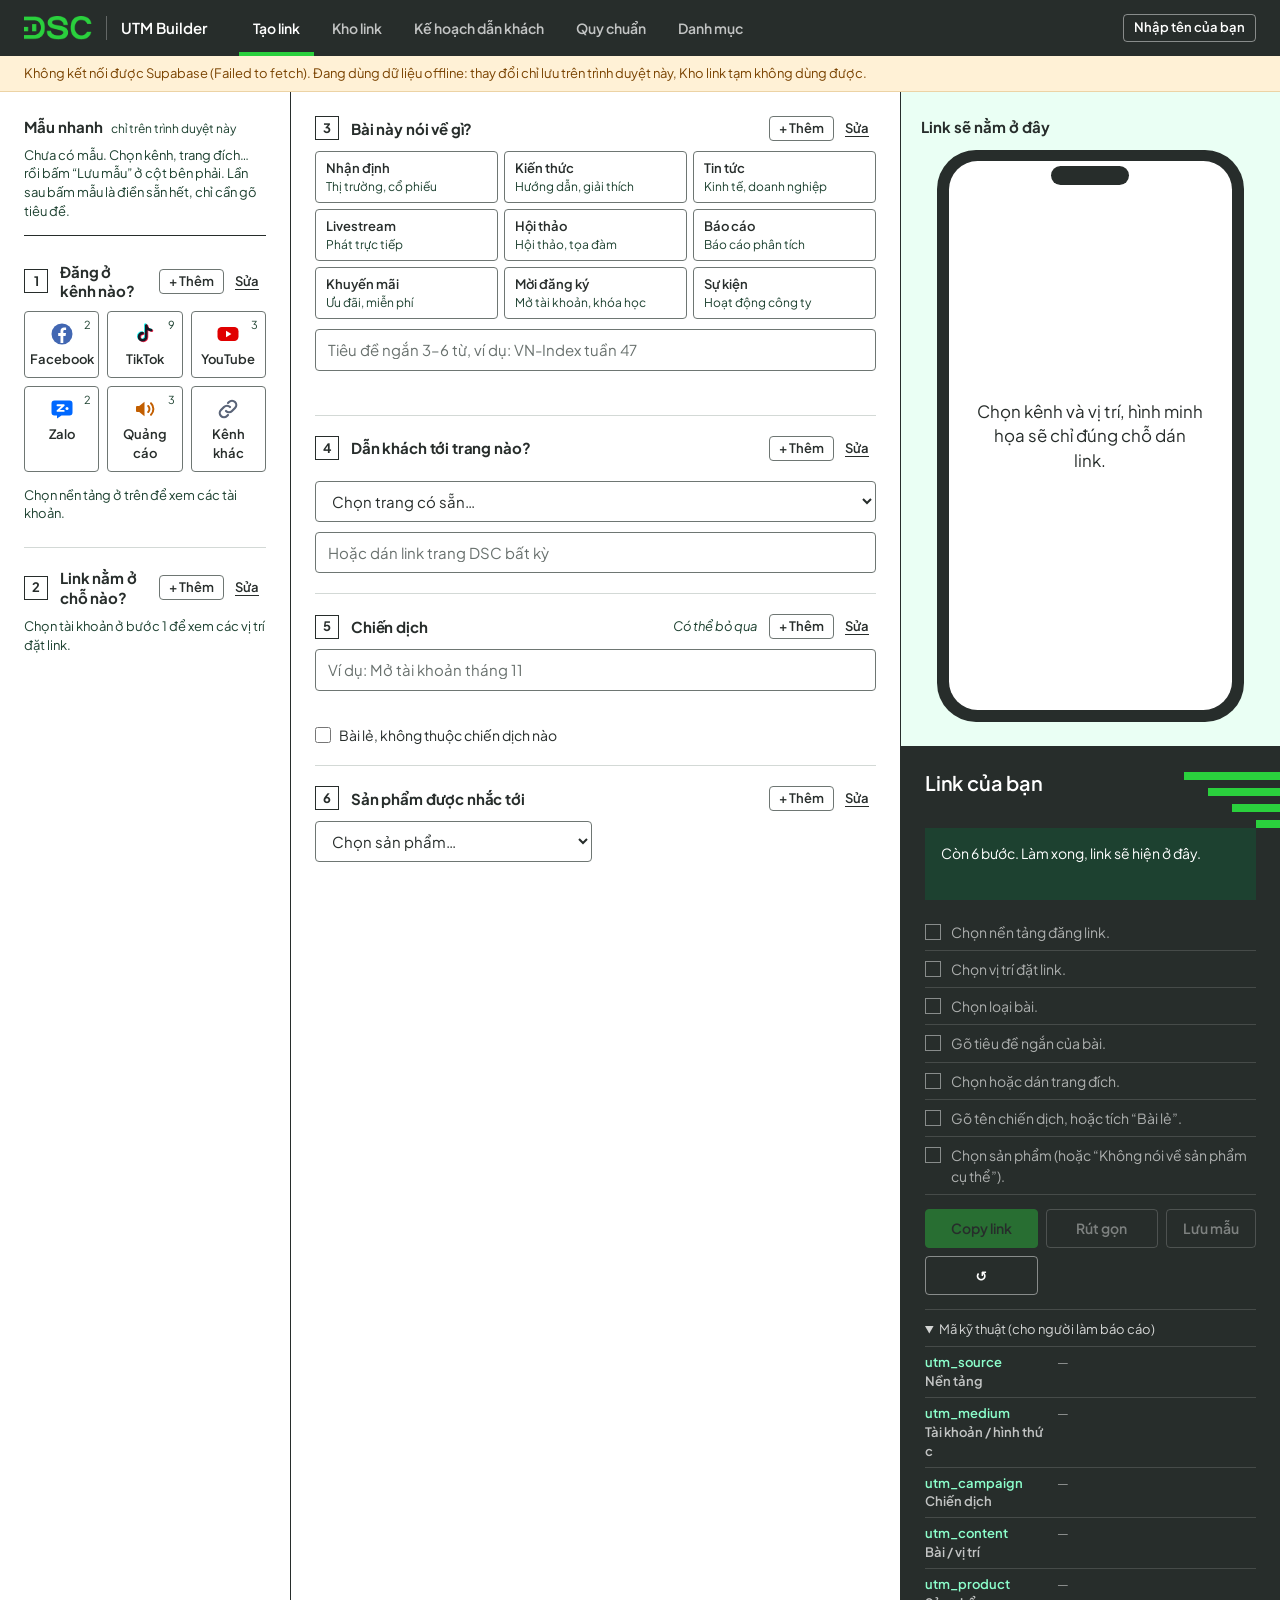
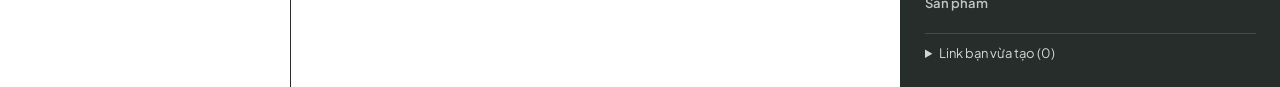
<file: index.html>
<!doctype html>
<html lang="vi">
<head>
<meta charset="utf-8">
<meta name="viewport" content="width=device-width, initial-scale=1, viewport-fit=cover">
<title>Tạo link · DSC UTM Builder</title>
<link rel="preconnect" href="https://fonts.googleapis.com">
<link rel="preconnect" href="https://fonts.gstatic.com" crossorigin>
<link rel="stylesheet" href="https://fonts.googleapis.com/css2?family=Plus+Jakarta+Sans:ital,wght@0,400;0,600;0,700;1,400&display=swap">
<link rel="stylesheet" href="assets/style.css">
</head>
<body>
<main class="builder" id="builder">
  <!-- Column A: channel + position -->
  <section class="col card panel" aria-label="Kênh và vị trí">
    <div class="tpls" id="tpls" aria-label="Mẫu link nhanh"></div>
    <div class="step" id="stCh">
      <h2 class="sh"><span class="num"><span>1</span></span>Đăng ở kênh nào?<span class="sh-acts"><button type="button" class="sh-edit" data-edit="accounts" data-mode="add" aria-label="Thêm kênh">+ Thêm</button><button type="button" class="sh-edit" data-edit="accounts" data-mode="edit" aria-label="Sửa danh sách kênh">Sửa</button></span></h2>
      <div class="ptabs" id="ptabs" role="group" aria-label="Nền tảng"></div>
      <div class="accts" id="accts"></div>
      <div id="otherWrap" class="step" hidden>
        <input id="chSrcOther" type="text" placeholder="Nền tảng, ví dụ: Threads" aria-label="Nền tảng">
        <input id="chMedOther" type="text" placeholder="Tài khoản, ví dụ: Threads DSC" aria-label="Tên tài khoản">
        <p class="hint">Kênh chưa có mã. Báo team MKT thêm vào <a href="danh-muc.html">Danh mục</a> để dùng lâu dài.</p>
      </div>
    </div>
    <div class="step" id="stPos">
      <h2 class="sh"><span class="num"><span>2</span></span>Link nằm ở chỗ nào?<span class="sh-acts"><button type="button" class="sh-edit" data-edit="positions" data-mode="add" aria-label="Thêm vị trí link">+ Thêm</button><button type="button" class="sh-edit" data-edit="positions" data-mode="edit" aria-label="Sửa danh sách vị trí link">Sửa</button></span></h2>
      <div class="pchips" id="posChips" role="group" aria-label="Vị trí link"></div>
      <div id="posMore" hidden></div>
      <p class="hint" id="posHint"></p>
    </div>
  </section>

  <!-- Column B: content, landing, campaign, product -->
  <form class="col card panel" id="f" autocomplete="off" aria-label="Nội dung link">
    <div class="step" id="stSlot" hidden>
      <div class="slotbox" id="slotBox"></div>
    </div>
    <div class="step" id="stContent">
      <h2 class="sh"><span class="num"><span>3</span></span><span id="contentH">Bài này nói về gì?</span><span class="sh-acts"><button type="button" class="sh-edit" data-edit="prefixes" data-mode="add" aria-label="Thêm loại bài">+ Thêm</button><button type="button" class="sh-edit" data-edit="prefixes" data-mode="edit" aria-label="Sửa danh sách loại bài">Sửa</button></span></h2>
      <div class="pgrid" id="prefixes" role="group" aria-label="Loại nội dung"></div>
      <input id="title" type="text" placeholder="Tiêu đề ngắn 3–6 từ, ví dụ: VN-Index tuần 47" aria-label="Tiêu đề ngắn">
      <p class="slugline" id="titleSlug"></p>
    </div>
    <div class="step" id="stLanding">
      <h2 class="sh"><span class="num"><span>4</span></span>Dẫn khách tới trang nào?<span class="sh-acts"><button type="button" class="sh-edit" data-edit="landings" data-mode="add" aria-label="Thêm trang đích">+ Thêm</button><button type="button" class="sh-edit" data-edit="landings" data-mode="edit" aria-label="Sửa danh sách trang đích">Sửa</button></span></h2>
      <div class="sugg" id="sugg"></div>
      <select id="preset" aria-label="Trang có sẵn"></select>
      <input id="landing" type="url" inputmode="url" placeholder="Hoặc dán link trang DSC bất kỳ" aria-label="Link trang đích">
    </div>
    <div class="step" id="stCamp">
      <h2 class="sh"><span class="num"><span>5</span></span>Chiến dịch<span class="opt">Có thể bỏ qua</span><span class="sh-acts"><button type="button" class="sh-edit" data-edit="campaigns" data-mode="add" aria-label="Thêm chiến dịch">+ Thêm</button><button type="button" class="sh-edit" data-edit="campaigns" data-mode="edit" aria-label="Sửa danh sách chiến dịch">Sửa</button></span></h2>
      <input id="campaign" type="text" placeholder="Ví dụ: Mở tài khoản tháng 11" list="campList" aria-label="Tên chiến dịch">
      <datalist id="campList"></datalist>
      <p class="slugline" id="campaignSlug"></p>
      <label class="check"><input type="checkbox" id="noCampaign"> Bài lẻ, không thuộc chiến dịch nào</label>
    </div>
    <div class="step" id="stProd">
      <h2 class="sh"><span class="num"><span>6</span></span>Sản phẩm được nhắc tới<span class="sh-acts"><button type="button" class="sh-edit" data-edit="products" data-mode="add" aria-label="Thêm sản phẩm">+ Thêm</button><button type="button" class="sh-edit" data-edit="products" data-mode="edit" aria-label="Sửa danh sách sản phẩm">Sửa</button></span></h2>
      <div class="row2">
        <select id="product" aria-label="Sản phẩm"></select>
        <input id="productOther" type="text" placeholder="Tên sản phẩm" aria-label="Sản phẩm khác" hidden>
      </div>
    </div>
  </form>

  <!-- Column C: where the link goes -->
  <section class="col mockcol" aria-label="Vị trí link trên nền tảng">
    <div class="mock-h" id="mockH">Link sẽ nằm ở đây</div>
    <div class="phone"><div class="phone-scr" id="phone"></div></div>
    <p class="mock-cap" id="mockCap"></p>
  </section>

  <!-- Column D: output -->
  <aside class="col card out" aria-live="polite">
    <h2>Link của bạn</h2>
    <div class="url pending" id="url"></div>
    <ul class="todo" id="todo"></ul>
    <div class="actions">
      <button type="button" class="btn ch" id="copy">Copy link</button>
      <button type="button" class="btn ghost" id="shorten">Rút gọn</button>
      <button type="button" class="btn ghost" id="saveTpl" title="Lưu kênh, vị trí, loại bài, trang đích, chiến dịch, sản phẩm thành mẫu. Lần sau bấm mẫu, chỉ cần gõ tiêu đề.">Lưu mẫu</button>
      <button type="button" class="btn ghost" id="reset" title="Làm lại từ đầu">↺</button>
    </div>
    <div class="short" id="short" hidden></div>
    <div class="story" id="story" hidden></div>
    <details class="mini" open>
      <summary>Mã kỹ thuật (cho người làm báo cáo)</summary>
      <table class="params" id="params"></table>
    </details>
    <details class="mini" id="histWrap">
      <summary>Link bạn vừa tạo (<span id="histN">0</span>)</summary>
      <ol class="hist" id="hist"></ol>
      <p class="hist-more" id="histMore" hidden><a href="thu-vien.html">Xem tất cả link của team trong Kho link →</a></p>
    </details>
  </aside>
</main>

<script src="assets/data.js"></script>
<script src="assets/config.js"></script>
<script src="assets/common.js"></script>
<script src="assets/mockups.js"></script>
<script src="assets/quick-edit.js"></script>
<script>
// Wait for the shared catalog (Supabase) before reading it
DSC.ready().then(function () {
  "use strict";
  const { $, el, icon, slug, makeUrl, displayUrl, PLATFORMS, PLATFORM_ORDER, POS, posLabel } = DSC;
  DSC.renderNav("build");
  let D = DSC.loadData();

  // How-to caption under the mockup, per platform + position
  const HOW = {
    "facebook|": "Dán link vào nội dung bài. Facebook tự tạo khung xem trước.",
    "facebook|cmt": "Đăng bài xong, bình luận link bằng tên Trang rồi ghim bình luận.",
    "facebook|story": "Tạo tin → Nhãn dán → Liên kết → dán link.",
    "youtube|description": "YouTube Studio → Nội dung → Chi tiết video → Mô tả.",
    "youtube|cmt": "Bình luận link dưới video bằng tài khoản kênh → ⋮ → Ghim.",
    "tiktok|": "Dán link vào cuối caption khi đăng video. Link không bấm được nên dùng link rút gọn.",
    "tiktok|cmt": "Đăng video xong, bình luận link bằng tài khoản kênh → giữ bình luận → Ghim.",
    "zalo|": "Dán link vào tin nhắn hoặc bài viết gửi khách.",
    "ads|": "Dán vào ô URL đích khi tạo mẫu quảng cáo, không dán vào nội dung.",
    "other|": "Dán link vào nơi đăng bài."
  };

  let plat = "", acct = -1, position = "", prefix = "";
  let posEdit = false;   // step 2 "Sửa": edit the positions of the selected account in place
  const cur = () => acct >= 0 ? D.accounts[acct] : null;
  const isOther = () => plat === "other";

  // ===== Catalog-driven fills (re-run after the catalog is edited) =====
  function fillCatalog() {
    $("ptabs").innerHTML = "";
    PLATFORM_ORDER.forEach(p => {
      const P = PLATFORMS[p];
      const n = D.accounts.filter(a => a.p === p).length;
      $("ptabs").append(el("button", { type: "button", class: "ptab", "data-p": p, style: { "--c": P.color }, title: P.desc,
        onclick: () => pickPlatform(p) }, icon(p), el("b", {}, P.name), p !== "other" ? el("span", { class: "cnt" }, n) : null));
    });
    $("prefixes").innerHTML = "";
    D.prefixes.forEach(x => $("prefixes").append(el("button", { type: "button", class: "pchip", "data-v": x.code, title: x.help,
      onclick: () => { prefix = prefix === x.code ? "" : x.code; build(); } }, x.label, el("small", {}, x.help))));
    if (prefix && !D.prefixes.some(x => x.code === prefix)) prefix = "";

    // Selects keep their current value when it still exists
    const ps = $("preset"), psVal = ps.value; ps.innerHTML = "";
    ps.append(el("option", { value: "" }, "Chọn trang có sẵn…"));
    const bySite = {};
    DSC.activeLandings(D).forEach(l => (bySite[l.site] = bySite[l.site] || []).push(l));
    Object.entries(bySite).forEach(([site, list]) => ps.append(el("optgroup", { label: site }, list.map(l => el("option", { value: l.id }, DSC.landingLabel(l))))));
    ps.value = psVal; if (ps.value !== psVal) ps.value = "";
    const pr = $("product"), prVal = pr.value; pr.innerHTML = "";
    pr.append(el("option", { value: "" }, "Chọn sản phẩm…"), el("option", { value: "__none" }, "Không nói về sản phẩm cụ thể"), el("option", { value: "__other" }, "Sản phẩm khác (tự gõ)"));
    const byGrp = {};
    D.products.forEach(p => (byGrp[p.group || "Khác"] = byGrp[p.group || "Khác"] || []).push(p));
    Object.entries(byGrp).forEach(([g, list]) => pr.append(el("optgroup", { label: g }, list.map(p => el("option", { value: p.code }, p.name)))));
    pr.value = prVal; if (pr.value !== prVal) pr.value = "";
    $("campList").innerHTML = "";
    D.campaigns.forEach(c => $("campList").append(el("option", { value: c.name })));
  }
  fillCatalog();

  // "+ Thêm" / "Sửa" next to each step open the catalog editor; a newly added item is selected right away
  document.querySelectorAll("[data-edit]").forEach(b => b.addEventListener("click", () => {
    const key = b.dataset.edit;
    if (key === "positions" && b.dataset.mode === "edit" && cur() && !cur().paid) { posEdit = !posEdit; render(); return; }
    openCatalog(key, b.dataset.mode);
  }));
  function openCatalog(key, mode) {
    const keep = cur() ? `${cur().s}|${cur().m}` : "";
    DSC.QuickEdit.open(key, D, { platform: plat, account: cur(), mode, onSave: res => {
      D = DSC.loadData();
      acct = keep ? D.accounts.findIndex(a => `${a.s}|${a.m}` === keep) : -1;
      const add = res && res.added;
      if (add && key === "accounts") { plat = add.p; acct = D.accounts.findIndex(a => a.s === add.s && a.m === add.m); position = cur() && cur().pos ? cur().pos[0] : ""; }
      if (cur() && cur().p !== plat) acct = -1;
      if (add && key === "positions" && cur() && (cur().pos || []).includes(add.code)) position = add.code;
      if (cur() && cur().pos && !cur().pos.includes(position)) position = cur().pos[0];
      if (add && key === "prefixes") prefix = add.code;
      fillCatalog();
      if (add && key === "landings") { $("preset").value = add.id; applyPreset(); }
      if (add && key === "campaigns") { $("campaign").value = add.name; $("noCampaign").checked = false; }
      if (add && key === "products") { $("product").value = add.code; }
      render();
    } });
  }

  // ===== Channel =====
  function setTheme() {
    const P = PLATFORMS[plat] || { color: "#272d2b", tint: "#eafff4" };
    const b = document.body.style;
    b.setProperty("--ch", P.color); b.setProperty("--ch-tint", P.tint);
  }
  function pickPlatform(p) {
    plat = p; posEdit = false;
    const list = D.accounts.map((a, i) => [a, i]).filter(([a]) => a.p === p);
    acct = list.length === 1 ? list[0][1] : -1;
    if (cur() && cur().p !== p) acct = -1;
    position = cur() && cur().pos ? cur().pos[0] : "";
    render();
  }
  function pickAccount(i) {
    acct = i; posEdit = false;
    const a = cur();
    if (!a.pos || !a.pos.includes(position)) position = a.pos ? a.pos[0] : "";
    render();
  }

  // Turn on a link position for one account (saved in the catalog, like editing it in Danh mục)
  function enablePosition(a, code) {
    const rows = DSC.clone(D.accounts), r = rows.find(x => x.s === a.s && x.m === a.m);
    if (!r) return;
    const want = new Set([...(r.pos && r.pos.length ? r.pos : [""]), code]);
    r.pos = D.positions.map(x => x.code || "").filter(c => want.has(c));
    DSC.saveCollection("accounts", rows);
    D = DSC.loadData();
    acct = D.accounts.findIndex(x => x.s === a.s && x.m === a.m);
    position = code;
    render();
  }

  // Turn a link position off for one account; the position stays in the catalog and can be turned on again
  function disablePosition(a, code) {
    const rows = DSC.clone(D.accounts), r = rows.find(x => x.s === a.s && x.m === a.m);
    if (!r) return;
    const name = posLabel(code, a.p);
    if (D.slots.some(s => s.m === a.m && s.pos === code) &&
      !confirm(`Kênh ${a.name} đang có link cố định ở “${name}” trong Kế hoạch. Vẫn tắt vị trí này?`)) return;
    r.pos = (r.pos && r.pos.length ? r.pos : [""]).filter(c => c !== code);
    DSC.saveCollection("accounts", rows);
    D = DSC.loadData();
    acct = D.accounts.findIndex(x => x.s === a.s && x.m === a.m);
    toast(`Đã tắt “${name}” cho kênh ${a.name}.`);
    render();
  }
  const toast = DSC.toast;

  function render() {
    setTheme();
    document.querySelectorAll(".ptab").forEach(t => t.setAttribute("aria-pressed", String(t.dataset.p === plat)));
    const box = $("accts"); box.innerHTML = "";
    if (!plat) box.append(el("div", { class: "empty-pick" }, "Chọn nền tảng ở trên để xem các tài khoản."));
    else if (!isOther()) D.accounts.forEach((a, i) => {
      if (a.p !== plat) return;
      box.append(el("button", { type: "button", class: "acct-btn", "aria-pressed": String(i === acct), onclick: () => pickAccount(i) },
        el("b", {}, a.name), el("small", {}, el("code", {}, a.paid ? a.s : a.m), a.sub ? ` · ${a.sub}` : a.owner ? ` · ${a.owner}` : "")));
    });
    $("otherWrap").hidden = !isOther();

    // Positions allowed for this account
    const a = cur();
    // Step 2 is always visible so the numbering never skips; it explains itself when there is nothing to pick
    const showPos = !!a && !a.paid;
    // Codes that duplicate another position on this platform (e.g. TikTok "Mô tả video" = caption) are not offered
    const ownPos = showPos ? (a.pos && a.pos.length ? a.pos : [""]).filter(c => DSC.posAllowed(c, a.p)) : [];
    const allowed = showPos && !ownPos.length ? [""] : ownPos;
    if (showPos && !allowed.includes(position)) position = allowed[0];
    if (!showPos) posEdit = false;
    const editBtn = document.querySelector('[data-edit="positions"][data-mode="edit"]');
    editBtn.textContent = posEdit ? "Xong" : "Sửa";
    editBtn.setAttribute("aria-pressed", String(posEdit));
    editBtn.setAttribute("aria-label", posEdit ? "Xong sửa vị trí" : showPos ? `Sửa vị trí của kênh ${a.name}` : "Sửa danh sách vị trí link");
    const pc = $("posChips"); pc.innerHTML = ""; pc.hidden = !showPos;
    pc.classList.toggle("editing", posEdit);
    allowed.forEach(p => pc.append(posEdit
      ? el("span", { class: "pchip on" }, posLabel(p, a.p),
          el("button", { type: "button", class: "pchip-x", "aria-label": `Tắt ${posLabel(p, a.p)} cho kênh này`,
            title: allowed.length < 2 ? "Kênh cần ít nhất một vị trí" : "Tắt vị trí này cho kênh", disabled: allowed.length < 2 || null,
            onclick: () => disablePosition(a, p) }, "✕"))
      : el("button", { type: "button", class: "pchip", "aria-pressed": String(p === position),
          onclick: () => { position = p; render(); } }, posLabel(p, a.p))));
    // Positions this account does not use yet: one click turns it on for the account and selects it
    const more = $("posMore"); more.innerHTML = "";
    const extra = showPos ? D.positions.map(x => x.code || "").filter(c => !allowed.includes(c) && DSC.posAllowed(c, a.p)) : [];
    more.hidden = !extra.length && !posEdit;
    if (extra.length) more.append(el("details", { class: "pos-more", open: posEdit || null },
      el("summary", {}, "+ Bật thêm vị trí cho kênh này"),
      el("div", { class: "pchips" }, extra.map(c => el("button", { type: "button", class: "pchip add", title: (POS[c] || {}).help || "",
        onclick: () => { enablePosition(a, c); } }, "+ " + posLabel(c, a.p))))));
    if (posEdit) more.append(el("p", { class: "hint pos-edit-note" },
      `Bấm ✕ để tắt vị trí cho kênh ${a.name}. Vị trí vẫn còn trong danh mục, bật lại lúc nào cũng được. `,
      el("button", { type: "button", class: "qe-link", onclick: () => openCatalog("positions", "edit") }, "Đổi tên / mã vị trí")));
    $("posHint").textContent = !showPos
      ? (a && a.paid ? "Quảng cáo không cần chọn vị trí: link dán vào ô URL đích của mẫu quảng cáo."
        : isOther() ? "Kênh khác: dán link vào nội dung bài đăng."
        : "Chọn tài khoản ở bước 1 để xem các vị trí đặt link.")
      : a.p === "tiktok" && position !== "bio"
        ? "Link trong caption hoặc bình luận TikTok không bấm được, người xem phải tự copy. Nên bấm Rút gọn để link ngắn, dễ gõ."
        : (POS[position] || {}).help || "";
    build();
  }

  // ===== Main build =====
  function suggestions(a) {
    const ids = [];
    if (prefix) D.routes.filter(r => r.prefix === prefix).forEach(r => ids.push(r.to));
    if (a) D.slots.filter(s => s.m === a.m).forEach(s => ids.push(s.to));
    return [...new Set(ids)].map(id => DSC.landing(D, id)).filter(l => l && l.state !== "off").slice(0, 5);
  }

  function build() {
    const a = cur();
    const isPaid = !!a && !!a.paid;
    const fixedSlot = position === "bio" || position === "menu";
    const todo = [], warns = [];
    // Checklist shown under the link: every item stays visible and lights up when done.
    // soft = shown but does not block the link (it is decided by another step).
    const checks = [];
    const chk = (ok, todoText, doneText, soft) => { checks.push({ ok, text: ok ? doneText : todoText }); if (!ok && !soft) todo.push(todoText); };

    // Channel
    let source = "", medium = "";
    if (isOther()) { source = slug($("chSrcOther").value); medium = slug($("chMedOther").value); }
    else if (a) { source = a.s; medium = a.m; }
    chk(!!source && !!medium,
      !plat ? "Chọn nền tảng đăng link." : isOther() ? "Điền nền tảng và tên tài khoản của kênh khác." : "Chọn tài khoản sẽ đăng.",
      "Kênh: " + (isOther() ? `${$("chSrcOther").value.trim()} · ${$("chMedOther").value.trim()}` : a ? DSC.accountName(a) : ""));
    if (a && a.pos && a.pos.length) chk(true, "", "Vị trí: " + posLabel(position, a.p));
    else if (!a && !isOther()) chk(false, "Chọn vị trí đặt link.", "", true);
    $("stCh").dataset.done = String(!!source && !!medium);
    $("stPos").dataset.done = String(!!source && !!medium);

    // Fixed slots: show the planned links of this account
    const planned = a && fixedSlot ? D.slots.filter(s => s.m === a.m && s.pos === position) : [];
    $("stSlot").hidden = !fixedSlot || !a;
    const sb = $("slotBox"); sb.innerHTML = "";
    // Library view of this account's fixed links
    const libHref = a ? "thu-vien.html?kind=fixed&acct=" + encodeURIComponent(a.m) : "thu-vien.html";
    if (fixedSlot && a) {
      sb.append(el("p", {}, el("b", {}, planned.length ? "Link cố định đã có trong kế hoạch:" : "Chưa có link cố định cho vị trí này."),
        " ", planned.length ? el("a", { href: libHref }, "Xem trong Kho link") : el("a", { href: "ke-hoach.html" }, "Xem kế hoạch")));
      planned.forEach(s => {
        const u = DSC.slotUrl(D, s), l = DSC.landing(D, s.to);
        sb.append(el("div", { class: "slotline" },
          el("div", {}, el("b", {}, s.where), " → ", l ? l.label : s.to, el("small", {}, u)),
          el("button", { type: "button", class: "btn sm ch", onclick: e => { DSC.copyText(u, e.currentTarget); DSC.remember(u, `${DSC.accountName(a)} · ${s.where}`, DSC.slotMeta(D, s)); } }, "Copy")));
      });
      if (planned.length) sb.append(el("p", { class: "hint" }, "Muốn trỏ về trang khác? Chọn trang đích bên dưới, link sẽ hiện ở cột bên phải."));
    }

    // Content
    $("stContent").hidden = fixedSlot;
    $("prefixes").hidden = isPaid;
    $("contentH").textContent = isPaid ? "Tên mẫu quảng cáo" : "Bài này nói về gì?";
    $("title").placeholder = isPaid ? "Tên mẫu quảng cáo, ví dụ: Miễn phí giao dịch 3 tháng" : "Tiêu đề ngắn 3–6 từ, ví dụ: VN-Index tuần 47";
    document.querySelectorAll("#prefixes .pchip").forEach(t => t.setAttribute("aria-pressed", String(t.dataset.v === prefix)));
    const t = slug($("title").value);
    $("titleSlug").textContent = t;
    let content = "";
    const prefixOk = isPaid || !!prefix || !!(a && a.prefixOptional);
    if (fixedSlot) content = position;
    else {
      if (!isPaid && !(a && a.prefixOptional)) chk(!!prefix, "Chọn loại bài.", "Loại bài: " + ((D.prefixes.find(x => x.code === prefix) || {}).label || prefix));
      chk(!!t, isPaid ? "Gõ tên mẫu quảng cáo." : "Gõ tiêu đề ngắn của bài.", (isPaid ? "Mẫu quảng cáo: " : "Tiêu đề: ") + $("title").value.trim());
      if (t && t.split("_").length > 6) warns.push("Tiêu đề hơi dài. Nên rút còn 3–6 từ.");
      content = [position, isPaid ? "" : prefix, t].filter(Boolean).join("_");
    }
    $("stContent").dataset.done = String(!!t && prefixOk);

    // Landing page + suggestions from the plan
    const sg = $("sugg"); sg.innerHTML = "";
    const sl = suggestions(a);
    if (sl.length) {
      sg.append(el("span", {}, "Gợi ý:"));
      sl.forEach(l => sg.append(el("button", { type: "button", class: "chip", "aria-pressed": String($("preset").value === l.id),
        onclick: () => { $("preset").value = l.id; applyPreset(); } }, DSC.landingLabel(l))));
    }
    let base = $("landing").value.trim(), u = null;
    if (base && !/^https?:\/\//i.test(base)) base = "https://" + base;
    if (base) { try { u = new URL(base); } catch (e) { u = null; } }
    const presetL = DSC.landing(D, $("preset").value);
    chk(!!u, !base ? "Chọn hoặc dán trang đích." : "Link trang đích chưa đúng, kiểm tra lại.",
      "Trang đích: " + (presetL ? DSC.landingLabel(presetL) : u ? displayUrl(u.href) : ""));
    if (!u) { /* reported by the checklist */ }
    else if (/hvsvn\.com$/i.test(u.hostname)) warns.push("Tài Chính Số phải dùng domain taichinhso.dsc.com.vn, không dùng hvsvn.com.");
    else if (!D.hosts.some(h => h.host === u.hostname.toLowerCase())) warns.push("Trang này không thuộc website DSC. Kiểm tra lại link.");
    if (presetL && presetL.state === "tam") warns.push(`Trang tạm: ${presetL.note || "sẽ tắt trong thời gian tới"}`);
    $("stLanding").dataset.done = String(!!u);

    // Campaign (fixed slots are evergreen)
    $("stCamp").hidden = fixedSlot;
    const noCamp = $("noCampaign").checked;
    $("campaign").disabled = noCamp;
    const campaign = fixedSlot || noCamp ? "" : slug($("campaign").value);
    $("campaignSlug").textContent = campaign;
    if (!fixedSlot) chk(noCamp || !!campaign, "Gõ tên chiến dịch, hoặc tích “Bài lẻ”.", noCamp ? "Chiến dịch: bài lẻ" : "Chiến dịch: " + $("campaign").value.trim());
    $("stCamp").dataset.done = String(noCamp || !!campaign);

    // Product
    const pv = $("product").value;
    $("productOther").hidden = pv !== "__other";
    const product = pv === "__none" ? "" : pv === "__other" ? slug($("productOther").value) : pv;
    chk(!!pv && (pv !== "__other" || !!product), !pv ? "Chọn sản phẩm (hoặc “Không nói về sản phẩm cụ thể”)." : "Gõ tên sản phẩm.",
      pv === "__none" ? "Sản phẩm: không nhắc sản phẩm cụ thể" : "Sản phẩm: " + (pv === "__other" ? $("productOther").value.trim() : DSC.productName(D, product)));
    $("stProd").dataset.done = String(!!pv && (pv !== "__other" || !!product));

    // Output
    const pairs = [["utm_source", source, "source", "Nền tảng"], ["utm_medium", medium, "medium", "Tài khoản / hình thức"],
      ["utm_campaign", campaign, "campaign", "Chiến dịch"], ["utm_content", content, "content", "Bài / vị trí"], ["utm_product", product, "product", "Sản phẩm"]];
    let complete = todo.length === 0;
    const box = $("url"); box.innerHTML = "";
    let full = complete ? makeUrl(u, pairs) : "";
    // Same channel + position + landing page + product + content as a planned fixed link:
    // nothing new to create, point to the existing one in the library
    const pageKey = x => { try { const v = new URL(x); return (v.hostname.toLowerCase().replace(/^www\./, "") + v.pathname).replace(/\/+$/, ""); } catch (e) { return ""; } };
    const dup = full && fixedSlot ? planned.find(s => {
      const sa = DSC.account(D, s.m), sl = DSC.landing(D, s.to);
      if (!sa || !sl) return false;
      return sa.s === source && sa.m === medium &&                                  // channel
        s.pos === position && s.pos === content &&                                   // position + content
        ($("preset").value === s.to || pageKey(sl.url) === pageKey(u.href)) &&       // landing page
        (sl.product || "") === (product || "");                                      // product
    }) : null;
    if (dup) {
      complete = false; full = "";
      box.append(el("b", {}, `Link này đã có sẵn (${dup.where}), không cần tạo lại.`), " ",
        "Bấm Copy ở mục link cố định hoặc ", el("a", { href: libHref }, "mở Kho link"), ".");
    }
    box.classList.toggle("pending", !complete);
    if (complete) {
      const qi = full.indexOf("?");
      box.append(qi < 0 ? full : full.slice(0, qi));
      if (qi >= 0) full.slice(qi + 1).split("&").forEach((kv, i) => {
        const k = kv.split("=")[0], v = kv.slice(k.length + 1);
        const p = pairs.find(x => x[0] === k);
        box.append((i ? "&" : "?") + k + "=");
        box.append(p ? el("span", { class: "v k-" + p[2] }, decodeURIComponent(v)) : v);
      });
    } else if (!dup) box.textContent = `Còn ${todo.length} bước. Làm xong, link sẽ hiện ở đây.`;
    const list = $("todo"); list.innerHTML = "";
    checks.forEach(c => list.append(el("li", { class: c.ok ? "done" : "" }, c.text)));
    warns.forEach(x => list.append(el("li", { class: "warn" }, x)));

    const story = $("story"); story.innerHTML = ""; story.hidden = !complete;
    if (complete) {
      const chTxt = isOther() ? `${$("chSrcOther").value} · ${$("chMedOther").value}` : DSC.accountName(a);
      story.append(el("p", {}, "Báo cáo GA4 sẽ ghi nhận:"), el("ul", {},
        el("li", {}, "Đến từ: ", el("b", { class: "k-medium" }, chTxt)),
        a && a.pos ? el("li", {}, "Vị trí: ", el("b", { class: "k-content" }, posLabel(position, a.p))) : null,
        !fixedSlot ? el("li", {}, isPaid ? "Mẫu QC: " : "Bài: ", el("b", { class: "k-content" }, $("title").value.trim())) : null,
        campaign ? el("li", {}, "Chiến dịch: ", el("b", { class: "k-campaign" }, $("campaign").value.trim())) : null,
        product ? el("li", {}, "Quan tâm: ", el("b", { class: "k-product" }, DSC.productName(D, product))) : null));
    }
    const tb = $("params"); tb.innerHTML = "";
    pairs.forEach(([k, v, cls, what]) => tb.append(el("tr", {}, el("td", { class: "k-" + cls }, k, el("div", { class: "hint" }, what)),
      el("td", v ? {} : { class: "empty" }, v || "—"))));

    $("copy").disabled = !complete;
    $("shorten").disabled = !complete;
    if (state.full !== full) { state.full = full; showShort(DSC.cachedShort(full)); }
    state.label = a ? `${DSC.accountName(a)} · ${fixedSlot ? posLabel(position, a.p) : $("title").value.trim()}` : `${$("chSrcOther").value} · ${$("title").value.trim()}`;
    state.meta = complete ? { kind: fixedSlot ? "fixed" : "post", source, medium, campaign: campaign || null, content, product: product || null,
      account_m: a ? a.m : null, position: position || null, landing_id: $("preset").value || null,
      title: fixedSlot && a ? posLabel(position, a.p) : $("title").value.trim(), fields: Object.assign(collectFields(), { title: $("title").value.trim() }) } : null;
    // A template needs at least the channel and the landing page
    $("saveTpl").disabled = !(source && medium && u);

    renderMock(a, u, fixedSlot ? planned : []);
  }
  const state = { full: "", label: "", meta: null };

  // ===== Mockup =====
  function renderMock(a, u, planned) {
    const P = PLATFORMS[plat];
    $("mockH").innerHTML = "";
    if (!plat) {
      $("mockH").append("Link sẽ nằm ở đây");
      $("phone").innerHTML = '<div class="phone-empty">Chọn kênh và vị trí, hình minh họa sẽ chỉ đúng chỗ dán link.</div>';
      $("mockCap").textContent = "";
      return;
    }
    $("mockH").append(icon(plat), `${P.name} · ${a && a.pos ? posLabel(position, a.p) : a && a.paid ? "Mẫu quảng cáo" : "Link"}`);
    const short = DSC.cachedShort(state.full);
    const shown = short ? short.replace(/^https?:\/\//, "") : u ? displayUrl(u.href) : planned[0] ? displayUrl((DSC.landing(D, planned[0].to) || {}).url) : "dsc.com.vn/…";
    $("phone").innerHTML = Mockup.render(plat, position, {
      name: a ? a.name : $("chMedOther").value || "Kênh khác", url: shown,
      where: planned[0] ? planned[0].where : "", source: a ? a.s : "", handle: a && a.sub && a.sub.startsWith("@") ? a.sub.slice(1) : ""
    });
    const how = planned[0] ? planned[0].how : HOW[`${plat}|${a && a.paid ? "" : position}`] || HOW[`${plat}|`] || "";
    $("mockCap").innerHTML = "";
    $("mockCap").append(el("b", {}, "Cách đặt: "), how);
  }

  // ===== Shortener =====
  function showShort(short, err) {
    const b = $("short"); b.innerHTML = ""; b.className = "short";
    if (err) {
      b.classList.add("err"); b.hidden = false;
      b.append("Không rút gọn được (", err, "). Link dài đã được copy, ",
        el("a", { href: "https://tinyurl.com/", target: "_blank", rel: "noopener" }, "mở TinyURL ↗"), " rồi dán vào ô Long URL.");
      return;
    }
    b.hidden = !short;
    if (!short) return;
    b.append(el("a", { href: short, target: "_blank", rel: "noopener" }, short.replace(/^https?:\/\//, "")),
      el("button", { type: "button", class: "btn sm ch", onclick: e => DSC.copyText(short, e.currentTarget) }, "Copy"));
  }
  $("shorten").addEventListener("click", async e => {
    if (!state.full) return;
    const btn = e.currentTarget, long = state.full, label = state.label, meta = state.meta;
    btn.disabled = true; btn.textContent = "Đang rút gọn…";
    try {
      const s = await DSC.shorten(long);
      DSC.remember(long, label, meta);
      if (state.full === long) { showShort(s); DSC.copyText(s, $("short").querySelector("button")); build(); }
    } catch (err) {
      DSC.copyText(long);
      if (state.full === long) showShort("", err.message || "lỗi mạng");
    } finally { btn.textContent = "Rút gọn"; btn.disabled = !state.full; }
  });

  // ===== Events =====
  function applyPreset() {
    const l = DSC.landing(D, $("preset").value); if (!l) return;
    $("landing").value = l.url;
    $("product").value = l.product || "__none";
    build();
  }
  $("preset").addEventListener("change", applyPreset);
  $("landing").addEventListener("input", () => { $("preset").value = ""; });
  ["landing", "title", "campaign", "noCampaign", "product", "productOther", "chSrcOther", "chMedOther"].forEach(id => {
    $(id).addEventListener("input", build); $(id).addEventListener("change", build);
  });
  $("copy").addEventListener("click", e => {
    if (!state.full) return;
    DSC.copyText(state.full, e.currentTarget); DSC.remember(state.full, state.label, state.meta);
  });
  $("reset").addEventListener("click", () => {
    ["preset", "landing", "title", "campaign", "product", "productOther", "chSrcOther", "chMedOther"].forEach(id => $(id).value = "");
    $("noCampaign").checked = false; plat = ""; acct = -1; position = ""; prefix = ""; render();
  });

  // ===== Form state <-> fields (shared by quick templates and "Tạo link thay thế" from the library) =====
  function collectFields() {
    const a = cur();
    return { plat, account_s: a ? a.s : "", account_m: a ? a.m : "", position, prefix,
      landing_id: $("preset").value, landing_url: $("preset").value ? "" : $("landing").value.trim(),
      campaign: $("campaign").value.trim(), no_campaign: $("noCampaign").checked,
      product: $("product").value, product_other: $("productOther").value.trim(),
      other_src: $("chSrcOther").value.trim(), other_med: $("chMedOther").value.trim() };
  }
  // Links saved without form fields (old history, fixed links) are rebuilt from their columns
  function fieldsFromLink(l) {
    const a = D.accounts.find(x => x.m === l.account_m && (!l.source || x.s === l.source)) || D.accounts.find(x => x.m === l.medium && x.s === l.source);
    let landingUrl = "";
    if (!l.landing_id) { try { const u = new URL(l.url); [...u.searchParams.keys()].filter(k => /^utm_/i.test(k)).forEach(k => u.searchParams.delete(k)); landingUrl = u.href; } catch (e) {} }
    return { plat: a ? a.p : "", account_s: a ? a.s : "", account_m: a ? a.m : "", position: l.position || "", prefix: "",
      landing_id: l.landing_id || "", landing_url: landingUrl, campaign: l.campaign || "", no_campaign: !l.campaign,
      product: l.product || "__none", title: l.kind === "fixed" ? "" : (l.title || "") };
  }
  function applyFields(f) {
    if (!f) return;
    posEdit = false;
    acct = f.account_m ? D.accounts.findIndex(a => a.m === f.account_m && (!f.account_s || a.s === f.account_s)) : -1;
    plat = cur() ? cur().p : (f.plat && PLATFORMS[f.plat] ? f.plat : "");
    position = cur() && cur().pos ? (cur().pos.includes(f.position || "") ? f.position || "" : cur().pos[0]) : (f.position || "");
    prefix = f.prefix && D.prefixes.some(x => x.code === f.prefix) ? f.prefix : "";
    $("chSrcOther").value = f.other_src || ""; $("chMedOther").value = f.other_med || "";
    // A page that was switched off is left empty so a live page gets picked
    const l = f.landing_id ? DSC.landing(D, f.landing_id) : null;
    if (l && l.state !== "off") { $("preset").value = l.id; $("landing").value = l.url; }
    else { $("preset").value = ""; $("landing").value = l ? "" : (f.landing_url || ""); }
    $("campaign").value = f.campaign || ""; $("noCampaign").checked = !!f.no_campaign;
    const pv = f.product || "";
    $("product").value = pv;
    if ($("product").value !== pv) { $("product").value = "__other"; $("productOther").value = pv; }
    else $("productOther").value = f.product_other || "";
    if ("title" in f) $("title").value = f.title || "";
    render();
  }

  // ===== Quick templates =====
  let tpls = [], tplEdit = false, tplQ = "";
  function tplSummary(f) {
    const a = D.accounts.find(x => x.m === f.account_m && (!f.account_s || x.s === f.account_s));
    const l = f.landing_id ? DSC.landing(D, f.landing_id) : null;
    return [a ? DSC.accountName(a) : f.other_src || "", a && !a.paid ? posLabel(f.position, a.p) : "",
      (D.prefixes.find(x => x.code === f.prefix) || {}).label || "", l ? DSC.landingLabel(l) : f.landing_url ? displayUrl(f.landing_url) : "",
      f.no_campaign ? "Bài lẻ" : f.campaign || ""].filter(Boolean).join(" · ");
  }
  async function loadTpls() {
    try { tpls = await DSC.listTemplates(); } catch (e) { tpls = []; }
    renderTpls();
  }
  function renderTpls() {
    const box = $("tpls"); box.innerHTML = "";
    const q = DSC.slug(tplQ);
    const list = tpls.filter(t => !q || DSC.slug(t.name + " " + tplSummary(t.fields || {})).includes(q));
    box.append(el("div", { class: "tpls-h" },
      el("b", {}, "Mẫu nhanh"), el("small", {}, DSC.isOnline() ? "dùng chung cả team" : "chỉ trên trình duyệt này"),
      tpls.length ? el("button", { type: "button", class: "sh-edit", "aria-pressed": String(tplEdit), onclick: () => { tplEdit = !tplEdit; renderTpls(); } }, tplEdit ? "Xong" : "Sửa") : null));
    if (tpls.length > 8) box.append(el("input", { type: "search", class: "tpls-q", placeholder: "Tìm mẫu…", value: tplQ, "aria-label": "Tìm mẫu",
      oninput: e => { tplQ = e.target.value; renderTpls(); const i = $("tpls").querySelector(".tpls-q"); i.focus(); i.setSelectionRange(i.value.length, i.value.length); } }));
    if (!tpls.length) { box.append(el("p", { class: "hint" }, "Chưa có mẫu. Chọn kênh, trang đích… rồi bấm “Lưu mẫu” ở cột bên phải. Lần sau bấm mẫu là điền sẵn hết, chỉ cần gõ tiêu đề.")); return; }
    const wrap = el("div", { class: "tpl-list" });
    list.forEach(t => {
      const f = t.fields || {}, P = PLATFORMS[f.plat] || PLATFORMS.other;
      wrap.append(el("div", { class: "tpl", style: { "--c": P.color } },
        el("button", { type: "button", class: "tpl-b", title: tplSummary(f) + (t.created_by ? ` (tạo bởi ${t.created_by})` : ""), onclick: () => pickTpl(t) },
          icon(f.plat || "other"), el("span", {}, el("b", {}, t.name), el("small", {}, tplSummary(f)))),
        tplEdit ? el("button", { type: "button", class: "tpl-x", "aria-label": `Xóa mẫu ${t.name}`, onclick: () => removeTpl(t) }, "✕") : null));
    });
    if (!list.length) wrap.append(el("p", { class: "hint" }, "Không có mẫu nào khớp."));
    box.append(wrap);
  }
  function pickTpl(t) {
    applyFields(t.fields);
    DSC.useTemplate(t);
    $("title").focus();
    toast(`Đã điền theo mẫu “${t.name}”. Gõ tiêu đề là có link.`);
  }
  async function removeTpl(t) {
    if (!confirm(`Xóa mẫu “${t.name}”?` + (DSC.isOnline() ? " Cả team sẽ không thấy mẫu này nữa." : ""))) return;
    try { await DSC.deleteTemplate(t.id); tpls = tpls.filter(x => x.id !== t.id); renderTpls(); }
    catch (err) { toast("Không xóa được mẫu: " + err.message); }
  }
  $("saveTpl").addEventListener("click", async () => {
    const f = collectFields();
    const name = (prompt("Tên mẫu (ngắn, dễ nhận ra):", tplSummary(f).split(" · ").slice(0, 3).join(" · ")) || "").trim();
    if (!name) return;
    try { await DSC.saveTemplate(name, f); toast(`Đã lưu mẫu “${name}”.`); loadTpls(); }
    catch (err) { toast("Không lưu được mẫu: " + err.message); }
  });
  $("f").addEventListener("submit", e => e.preventDefault());

  // ===== History =====
  function renderHist() {
    const h = DSC.loadHist(), ol = $("hist"); ol.innerHTML = "";
    $("histMore").hidden = !DSC.isOnline();
    $("histN").textContent = h.length;
    if (!h.length) ol.append(el("li", { class: "hint" }, "Chưa có link nào. Link chỉ lưu trên trình duyệt này."));
    h.forEach(item => {
      const s = DSC.cachedShort(item.url);
      ol.append(el("li", {},
        el("div", {}, item.label, el("small", { title: item.url }, s ? s.replace(/^https?:\/\//, "") + " · " + item.url : item.url)),
        el("button", { type: "button", class: "btn ghost sm", onclick: e => DSC.copyText(s || item.url, e.currentTarget) }, s ? "Copy ngắn" : "Copy")));
    });
  }
  document.addEventListener("utm-history", renderHist);
  renderHist();
  render();
  loadTpls();

  // Prefill from the link library (?from=<link id>) or a template (?tpl=<template id>)
  const qs = new URLSearchParams(location.search);
  if (qs.get("from")) DSC.getLink(qs.get("from")).then(l => {
    if (!l) return;
    applyFields(Object.assign(fieldsFromLink(l), l.fields || {}));
    const old = l.landing_id ? DSC.landing(D, l.landing_id) : null;
    toast(old && old.state === "off" ? "Đã điền lại theo link cũ. Trang đích cũ đã tắt, chọn trang mới ở bước 4." : "Đã điền lại theo link trong Kho link. Sửa chỗ cần đổi rồi copy link mới.", 4500);
  }).catch(() => {});
  else if (qs.get("tpl")) DSC.listTemplates().then(list => { const t = list.find(x => x.id === qs.get("tpl")); if (t) pickTpl(t); }).catch(() => {});
  if (qs.has("from") || qs.has("tpl")) history.replaceState(null, "", location.pathname);
});
</script>
</body>
</html>
</file>
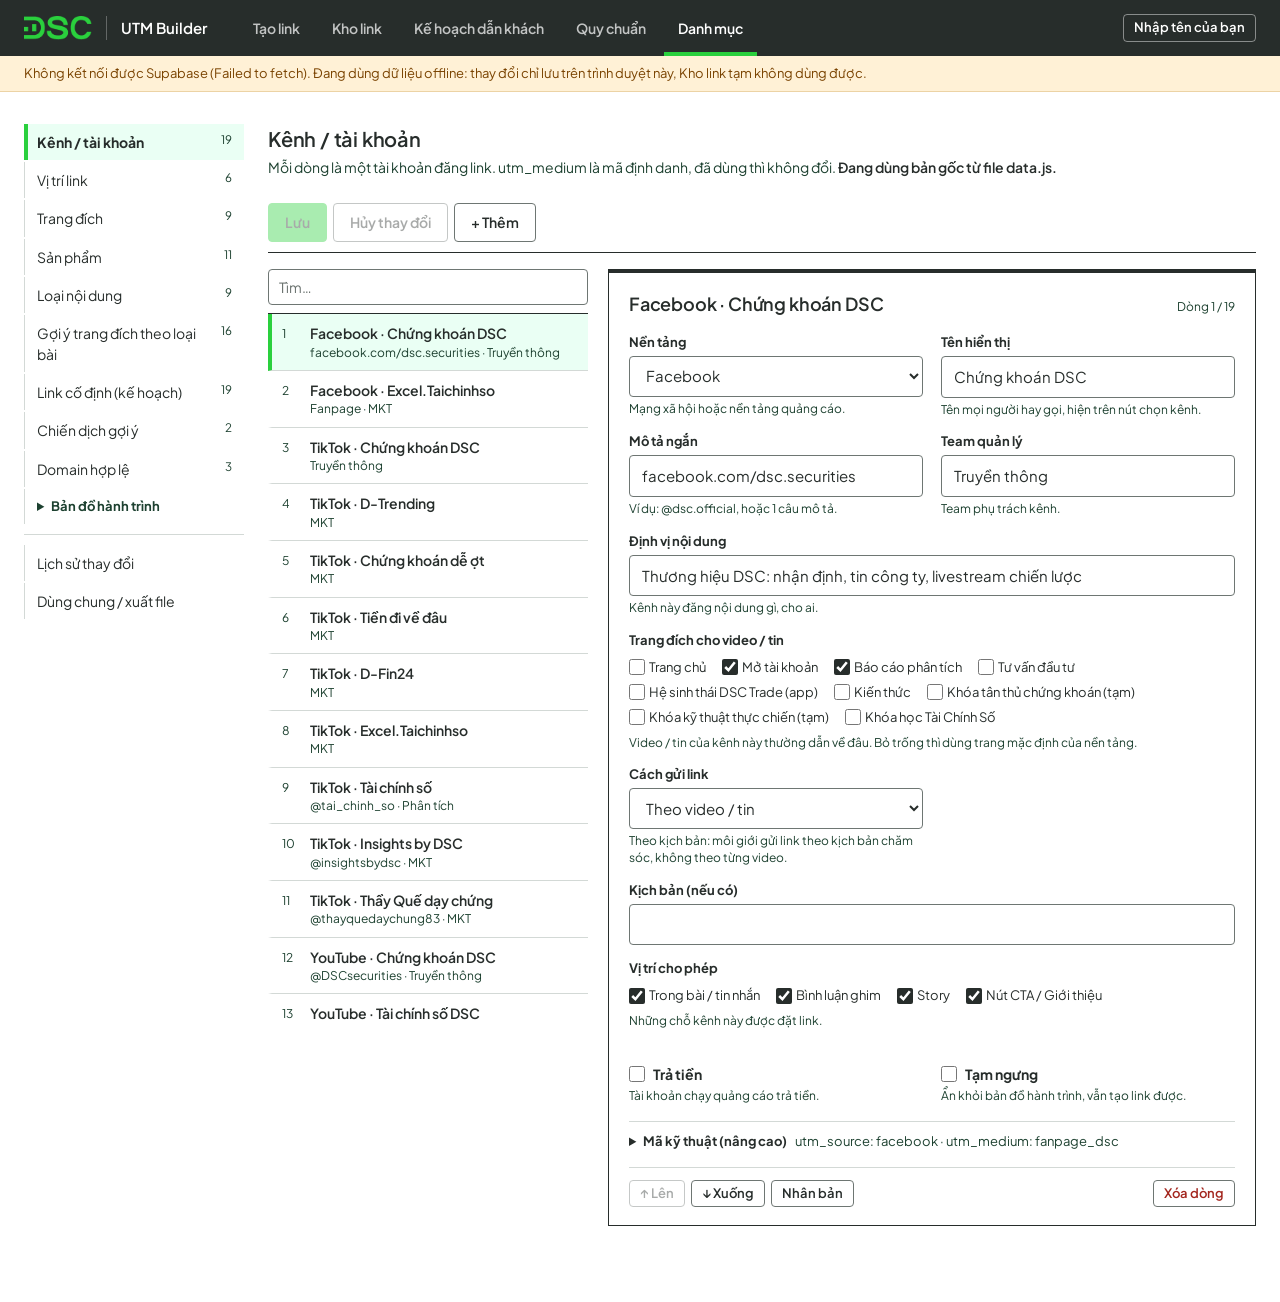
<file: danh-muc.html>
<!doctype html>
<html lang="vi">
<head>
<meta charset="utf-8">
<meta name="viewport" content="width=device-width, initial-scale=1, viewport-fit=cover">
<title>Danh mục · DSC UTM Builder</title>
<link rel="preconnect" href="https://fonts.googleapis.com">
<link rel="preconnect" href="https://fonts.gstatic.com" crossorigin>
<link rel="stylesheet" href="https://fonts.googleapis.com/css2?family=Plus+Jakarta+Sans:ital,wght@0,400;0,600;0,700;1,400&display=swap">
<link rel="stylesheet" href="assets/style.css">
</head>
<body>
<div class="cat">
  <nav class="cat-nav" id="catNav" aria-label="Danh mục"></nav>
  <section class="card cat-main" id="main"></section>
</div>

<script src="assets/data.js"></script>
<script src="assets/config.js"></script>
<script src="assets/common.js"></script>
<script>
// Wait for the shared catalog (Supabase) before reading it
DSC.ready().then(function () {
  "use strict";
  const { $, el, slug, PLATFORMS, PLATFORM_ORDER, POS, clone } = DSC;
  DSC.renderNav("catalog");
  let D = DSC.loadData();

  const SCHEMA = {
    accounts: { title: "Kênh / tài khoản", desc: "Mỗi dòng là một tài khoản đăng link. utm_medium là mã định danh, đã dùng thì không đổi.",
      key: r => `${r.s}|${r.m}`, blank: () => ({ p: "facebook", s: "facebook", m: "", name: "", sub: "", owner: "", pos: [""] }),
      cols: [
        { k: "p", label: "Nền tảng", type: "select", options: () => PLATFORM_ORDER.filter(p => p !== "other").map(p => [p, PLATFORMS[p].name]) },
        { k: "s", label: "utm_source", type: "code" },
        { k: "m", label: "utm_medium", type: "code" },
        { k: "name", label: "Tên hiển thị" },
        { k: "sub", label: "Mô tả ngắn" },
        { k: "owner", label: "Team quản lý", list: () => [...new Set(D.accounts.map(a => a.owner).filter(Boolean))] },
        { k: "focus", label: "Định vị nội dung", wide: true },
        { k: "to", label: "Trang đích cho video / tin", type: "multi", options: () => DSC.activeLandings(D).map(l => [l.id, DSC.landingLabel(l)]) },
        { k: "mode", label: "Cách gửi link", type: "select", options: () => [["", "Theo video / tin"], ["script", "Theo kịch bản"]] },
        { k: "script", label: "Kịch bản (nếu có)", wide: true },
        { k: "pos", label: "Vị trí cho phép", type: "pos" },
        { k: "paid", label: "Trả tiền", type: "bool" },
        { k: "inactive", label: "Tạm ngưng", type: "bool" }
      ] },
    positions: { title: "Vị trí link", desc: "Mã vị trí đứng đầu utm_content. Vị trí mới dùng hình minh họa “trong bài” của nền tảng; bio và menu là link cố định.",
      key: r => r.code || "", blank: () => ({ code: "", label: "", help: "" }),
      cols: [
        { k: "label", label: "Tên hiển thị", slugTo: "code" },
        { k: "code", label: "Mã", type: "code" },
        { k: "help", label: "Giải thích", wide: true }
      ] },
    landings: { title: "Trang đích", desc: "Trang có sẵn để chọn khi tạo link. Product mặc định được điền tự động khi chọn trang.",
      key: r => r.id, blank: () => ({ id: "", site: "Web chính", label: "", url: "https://www.dsc.com.vn/", product: "" }),
      cols: [
        { k: "id", label: "Mã nội bộ", type: "code" },
        { k: "site", label: "Site", list: () => [...new Set(D.landings.map(l => l.site))] },
        { k: "label", label: "Tên trang" },
        { k: "url", label: "URL", type: "url", wide: true },
        { k: "product", label: "Product mặc định", type: "select", options: () => [["", "—"], ...D.products.map(p => [p.code, p.name])] },
        { k: "state", label: "Trạng thái", type: "select", options: () => [["", "Đang dùng"], ["tam", "Tạm thời"], ["off", "Đã tắt"]] },
        { k: "note", label: "Ghi chú", wide: true }
      ] },
    products: { title: "Sản phẩm", desc: "Giá trị của utm_product.", key: r => r.code, blank: () => ({ group: "", name: "", code: "" }),
      cols: [
        { k: "group", label: "Nhóm", list: () => [...new Set(D.products.map(p => p.group))] },
        { k: "name", label: "Tên sản phẩm", slugTo: "code" },
        { k: "code", label: "Mã", type: "code" }
      ] },
    prefixes: { title: "Loại nội dung", desc: "Tiền tố đứng đầu utm_content (sau vị trí).", key: r => r.code, blank: () => ({ code: "", label: "", help: "" }),
      cols: [
        { k: "label", label: "Tên hiển thị", slugTo: "code" },
        { k: "code", label: "Mã", type: "code" },
        { k: "help", label: "Gợi ý" }
      ] },
    routes: { title: "Gợi ý trang đích theo loại bài", desc: "Trang Tạo link gợi ý trang đích theo thứ tự các dòng. Một loại bài có thể có nhiều dòng.",
      key: r => `${r.prefix}|${r.to}`, blank: () => ({ prefix: "", to: "" }),
      cols: [
        { k: "prefix", label: "Loại nội dung", type: "select", options: () => [["", "Chọn…"], ...D.prefixes.map(p => [p.code, p.label])] },
        { k: "to", label: "Trang đích", type: "select", options: landingOpts }
      ] },
    slots: { title: "Link cố định (kế hoạch)", desc: "Bio, nút CTA, menu của từng kênh. Đổi trang đích ở đây thì phải cài lại link mới trên kênh.",
      key: r => `${r.m}|${r.where}`, blank: () => ({ m: "", pos: "bio", where: "", how: "", to: "" }),
      cols: [
        { k: "m", label: "Tài khoản", type: "select", options: () => [["", "Chọn…"], ...D.accounts.filter(a => !a.paid).map(a => [a.m, `${PLATFORMS[a.p].name} · ${a.name}`])] },
        { k: "pos", label: "Vị trí", type: "select", options: () => [["bio", "bio"], ["menu", "menu"]] },
        { k: "where", label: "Tên vị trí" },
        { k: "how", label: "Cách đặt", wide: true },
        { k: "to", label: "Trang đích", type: "select", options: landingOpts }
      ] },
    campaigns: { title: "Chiến dịch gợi ý", desc: "Tên chiến dịch hiện trong ô gợi ý. Người dùng vẫn gõ được tên mới.", key: r => slug(r.name), blank: () => ({ name: "" }),
      cols: [{ k: "name", label: "Tên chiến dịch", wide: true }] },
    hosts: { title: "Domain hợp lệ", desc: "Link ngoài các domain này sẽ bị cảnh báo khi tạo.", key: r => r.host, blank: () => ({ host: "" }),
      cols: [{ k: "host", label: "Domain", wide: true }] },
    groups: { title: "Kênh (bản đồ hành trình)", desc: "Cột “Thu hút” trên bản đồ: mỗi dòng là một nền tảng. Trang đích ưu tiên dùng khi tài khoản chưa có “Trang đích cho video / tin” riêng.",
      key: r => r.id, blank: () => ({ id: "", name: "", platforms: [], role: "Thu hút", goal: "", cta: "", landings: [], kpi: "" }),
      cols: [
        { k: "name", label: "Tên kênh", slugTo: "id" },
        { k: "id", label: "Mã", type: "code" },
        { k: "platforms", label: "Nền tảng", type: "multi", options: () => PLATFORM_ORDER.filter(p => p !== "other").map(p => [p, PLATFORMS[p].name]) },
        { k: "role", label: "Vai trò", type: "select", options: () => [["Thu hút", "Thu hút"], ["Nuôi dưỡng", "Nuôi dưỡng"], ["Chuyển đổi", "Chuyển đổi"]] },
        { k: "goal", label: "Mục tiêu", wide: true },
        { k: "cta", label: "CTA / vị trí link", wide: true },
        { k: "landings", label: "Trang đích mặc định (link theo video)", type: "multi", options: () => DSC.activeLandings(D).map(l => [l.id, DSC.landingLabel(l)]) },
        { k: "kpi", label: "Chỉ số theo dõi", wide: true }
      ] },
    formats: { title: "Định dạng theo nền tảng", desc: "Video ngắn, video dài, livestream… của từng nền tảng: link đặt ở đâu, nói gì trong video, mẫu utm_content. Hiện ở tab Hướng dẫn theo kênh.",
      key: r => `${r.p}|${r.fmt}|${r.label}`, blank: () => ({ p: "facebook", fmt: "short", label: "", where: "", cta: "", content: "" }),
      cols: [
        { k: "p", label: "Nền tảng", type: "select", options: () => PLATFORM_ORDER.filter(p => p !== "other").map(p => [p, PLATFORMS[p].name]) },
        { k: "fmt", label: "Loại", type: "select", options: () => [["short", "Video ngắn"], ["long", "Video dài"], ["live", "Livestream"], ["msg", "Tin nhắn"], ["ad", "Quảng cáo"]] },
        { k: "label", label: "Tên định dạng" },
        { k: "where", label: "Link đặt ở", wide: true },
        { k: "cta", label: "Nói gì trong video (CTA)", wide: true },
        { k: "content", label: "Mẫu utm_content", wide: true }
      ] },
    hubs: { title: "Nuôi dưỡng (bản đồ hành trình)", desc: "Cột giữa trên bản đồ: nhóm trang làm ấm khách trước khi mở tài khoản. Mỗi nhóm cần một cách đẩy khách sang Mở tài khoản.",
      key: r => r.id, blank: () => ({ id: "", name: "", landings: [], next: "", kpi: "" }),
      cols: [
        { k: "name", label: "Tên nhóm", slugTo: "id" },
        { k: "id", label: "Mã", type: "code" },
        { k: "landings", label: "Trang đích trong nhóm", type: "multi", options: () => D.landings.map(l => [l.id, DSC.landingLabel(l)]) },
        { k: "next", label: "Cách đẩy sang Mở tài khoản", wide: true },
        { k: "kpi", label: "Chỉ số theo dõi", wide: true }
      ] },
    conversions: { title: "Chuyển đổi", desc: "Tích “Đích chính” cho mục tiêu cuối (Mở tài khoản) và chọn trang của nó. Chuyển đổi phụ gắn vào một nhóm Nuôi dưỡng.",
      key: r => r.id, blank: () => ({ id: "", name: "" }),
      cols: [
        { k: "name", label: "Tên chuyển đổi", slugTo: "id" },
        { k: "id", label: "Mã", type: "code" },
        { k: "main", label: "Đích chính", type: "bool" },
        { k: "landing", label: "Trang của đích chính", type: "select", options: () => [["", "—"], ...D.landings.map(l => [l.id, DSC.landingLabel(l)])] },
        { k: "hub", label: "Chuyển đổi phụ thuộc nhóm", type: "select", options: () => [["", "—"], ...D.hubs.map(h => [h.id, h.name])] }
      ] },
    steps: { title: "Bước funnel + event GA4", desc: "Các bước của từng chuyển đổi, theo thứ tự dòng. Điền đúng tên event đã cài trên GA4. Tích “Chính” cho bước chuyển đổi cuối.",
      key: r => `${r.conv}|${r.step}`, blank: () => ({ conv: "", step: "", event: "" }),
      cols: [
        { k: "conv", label: "Chuyển đổi", type: "select", options: () => [["", "Chọn…"], ...D.conversions.map(c => [c.id, c.name])] },
        { k: "step", label: "Bước", wide: true },
        { k: "event", label: "Event GA4", type: "code" },
        { k: "key", label: "Chính", type: "bool" }
      ] }
  };
  function landingOpts() { return [["", "Chọn…"], ...D.landings.map(l => [l.id, `${DSC.landingLabel(l)} (${l.site})${l.state === "off" ? " – đã tắt" : ""}`])]; }

  let cur = (location.hash.slice(1) in SCHEMA) || location.hash === "#io" || location.hash === "#history" ? location.hash.slice(1) : "accounts";
  let work = cur in SCHEMA ? clone(D[cur]) : null, dirty = false;

  // ===== Validation =====
  function validate(key, rows) {
    const S = SCHEMA[key], w = [], seen = {};
    rows.forEach((r, i) => {
      const n = `Dòng ${i + 1}`;
      // Position code "" (in post / message) is valid
      S.cols.filter(c => c.type === "code" && !(key === "positions" && c.k === "code")).forEach(c => { if (!r[c.k]) w.push([i, `${n}: thiếu ${c.label}.`]); });
      const k = S.key(r);
      if (k && seen[k] !== undefined) w.push([i, `${n}: trùng với dòng ${seen[k] + 1}.`]); else seen[k] = i;
      if (key === "accounts" && !r.paid && /cp|ppc|^paid/.test(`${r.m}`)) w.push([i, `${n}: medium organic không được chứa “cp”, “ppc” hoặc bắt đầu bằng “paid”.`]);
      if (key === "accounts" && r.paid && r.m !== "cpc") w.push([i, `${n}: tài khoản trả tiền phải có medium “cpc”.`]);
      if (key === "landings") {
        try { const u = new URL(r.url); if (!D.hosts.some(h => h.host === u.hostname)) w.push([i, `${n}: domain ${u.hostname} không nằm trong Domain hợp lệ.`]); }
        catch (e) { w.push([i, `${n}: URL chưa đúng.`]); }
      }
      if ((key === "routes" || key === "slots") && r.to) {
        const l = D.landings.find(x => x.id === r.to);
        if (!l) w.push([i, `${n}: trang đích “${r.to}” không còn trong danh sách.`]);
        else if (l.state === "off") w.push([i, `${n}: trang đích “${l.label}” đã tắt, cần đổi sang trang khác.`]);
      }
      if (key === "landings" && r.state === "off") w.push([i, `${n}: trang đã tắt. Kiểm tra lại Link cố định và Gợi ý trang đích đang trỏ về trang này.`]);
      if (key === "slots" && r.m && !D.accounts.some(a => a.m === r.m)) w.push([i, `${n}: tài khoản “${r.m}” không còn trong danh sách.`]);
    });
    // Rule 4: never rename codes already in use
    const def = window.DSC_DEFAULTS[key];
    if (["accounts", "products", "prefixes", "landings"].includes(key) && def) {
      const now = new Set(rows.map(S.key));
      def.filter(r => !now.has(S.key(r))).forEach(r => w.push([-1, `Mã “${S.key(r).replace(/^[^|]*\|/, "")}” trong file gốc đã bị xóa hoặc đổi. Đổi mã đã dùng sẽ tách lịch sử GA4 làm đôi.`]));
    }
    return w;
  }

  // ===== Plain-language labels for the list and the form =====
  const platName = p => (PLATFORMS[p] || PLATFORMS.other).name;
  const landName = id => { const l = D.landings.find(x => x.id === id); return l ? DSC.landingLabel(l) : id || "?"; };
  const acctName = m => { const a = D.accounts.find(x => x.m === m); return a ? DSC.accountName(a) : m || "?"; };
  const FMT_NAME = { short: "Video ngắn", long: "Video dài", live: "Livestream", msg: "Tin nhắn", ad: "Quảng cáo" };
  const STATE_NAME = { tam: "Tạm thời", off: "Đã tắt" };
  const ITEM = {
    accounts: { t: r => `${platName(r.p)} · ${r.name || "(chưa đặt tên)"}`, s: r => [r.paid ? "Trả tiền" : "", r.inactive ? "Tạm ngưng" : "", r.sub, r.owner].filter(Boolean).join(" · ") },
    positions: { t: r => r.label || "(chưa đặt tên)", s: r => r.help },
    landings: { t: r => r.label || "(chưa đặt tên)", s: r => [r.site, STATE_NAME[r.state], DSC.displayUrl(r.url)].filter(Boolean).join(" · ") },
    products: { t: r => r.name || "(chưa đặt tên)", s: r => r.group },
    prefixes: { t: r => r.label || "(chưa đặt tên)", s: r => r.help },
    routes: { t: r => `${(D.prefixes.find(x => x.code === r.prefix) || {}).label || r.prefix || "?"} → ${landName(r.to)}`, s: () => "" },
    slots: { t: r => `${acctName(r.m)} · ${r.where || "?"}`, s: r => "→ " + landName(r.to) },
    campaigns: { t: r => r.name || "(chưa đặt tên)", s: () => "" },
    hosts: { t: r => r.host || "(trống)", s: () => "" },
    groups: { t: r => r.name || "(chưa đặt tên)", s: r => r.role },
    formats: { t: r => `${platName(r.p)} · ${r.label || "?"}`, s: r => FMT_NAME[r.fmt] || r.fmt },
    hubs: { t: r => r.name || "(chưa đặt tên)", s: r => `${(r.landings || []).length} trang` },
    conversions: { t: r => r.name || "(chưa đặt tên)", s: r => r.main ? "Đích chính" : "" },
    steps: { t: r => `${(D.conversions.find(c => c.id === r.conv) || {}).name || r.conv || "?"} · ${r.step || "?"}`, s: r => r.event }
  };
  const itemTitle = (k, r) => (ITEM[k] || { t: r => JSON.stringify(r) }).t(r);
  const itemSub = (k, r) => (ITEM[k] || { s: () => "" }).s(r) || "";
  // One-line explanation under each field
  const HELP = {
    accounts: {
      p: "Mạng xã hội hoặc nền tảng quảng cáo.",
      s: "Thường là tên nền tảng: facebook, tiktok, youtube, zalo. Quảng cáo Google ghi google.",
      m: "Mã riêng của tài khoản, ví dụ fanpage_dsc. Quảng cáo luôn là cpc. Đã dùng thì không đổi.",
      name: "Tên mọi người hay gọi, hiện trên nút chọn kênh.", sub: "Ví dụ: @dsc.official, hoặc 1 câu mô tả.",
      owner: "Team phụ trách kênh.", focus: "Kênh này đăng nội dung gì, cho ai.",
      to: "Video / tin của kênh này thường dẫn về đâu. Bỏ trống thì dùng trang mặc định của nền tảng.",
      mode: "Theo kịch bản: môi giới gửi link theo kịch bản chăm sóc, không theo từng video.",
      pos: "Những chỗ kênh này được đặt link.", paid: "Tài khoản chạy quảng cáo trả tiền.", inactive: "Ẩn khỏi bản đồ hành trình, vẫn tạo link được."
    },
    positions: { label: "Tên hiển thị trên nút chọn vị trí.", code: "Đứng đầu utm_content. Để trống nghĩa là “trong bài”.", help: "Giải thích ngắn, hiện dưới nút." },
    landings: {
      id: "Mã nội bộ để các mục khác trỏ tới, không xuất hiện trong link.", site: "Web chính hoặc Tài Chính Số.", label: "Tên trang mọi người hay gọi.",
      url: "Địa chỉ đầy đủ, phải thuộc dsc.com.vn.", product: "Tự điền sản phẩm khi chọn trang này.",
      state: "Tạm thời: hiện cảnh báo khi tạo link. Đã tắt: ẩn khỏi Tạo link và bản đồ.", note: "Ví dụ: sẽ tắt khi Tài Chính Số chuyển xong."
    },
    products: { group: "Nhóm để gom trong ô chọn.", name: "Tên sản phẩm.", code: "Giá trị utm_product. Đã dùng thì không đổi." },
    prefixes: { label: "Tên loại bài.", code: "Đứng đầu utm_content, ví dụ nhan_dinh. Đã dùng thì không đổi.", help: "Ví dụ ngắn, hiện dưới nút." },
    routes: { prefix: "Khi chọn loại bài này…", to: "…trang Tạo link gợi ý trang đích này. Dòng ở trên được gợi ý trước." },
    slots: {
      m: "Tài khoản đặt link cố định.", pos: "bio: trang hồ sơ, nút CTA. menu: menu Zalo OA.", where: "Tên ngắn, ví dụ “Nút CTA”, “Link 1 trang kênh”.",
      how: "Các bước bấm trên nền tảng để dán link.", to: "Link cố định dẫn về trang nào. Đổi trang thì phải cài lại link trên kênh."
    },
    campaigns: { name: "Tên chiến dịch, hiện trong ô gợi ý ở trang Tạo link." },
    hosts: { host: "Tên miền thuộc dsc.com.vn. Link ngoài danh sách sẽ bị cảnh báo." },
    steps: { event: "Đúng tên event đã cài trên GA4.", key: "Bước chuyển đổi cuối cùng." }
  };
  const ADVANCED = ["groups", "formats", "hubs", "conversions", "steps"];

  // ===== Render =====
  function renderNav() {
    const nav = $("catNav"); nav.innerHTML = "";
    const btn = k => el("button", { type: "button", role: "tab", "aria-selected": String(k === cur), onclick: () => go(k) },
      el("span", {}, SCHEMA[k].title, D.custom.includes(k) ? el("span", { class: "dotc", title: "Chỉnh riêng trên trình duyệt này" }) : null), el("small", {}, D[k].length));
    Object.keys(SCHEMA).filter(k => !ADVANCED.includes(k)).forEach(k => nav.append(btn(k)));
    nav.append(el("details", { class: "cat-adv", open: ADVANCED.includes(cur) || null },
      el("summary", {}, "Bản đồ hành trình"), ADVANCED.map(btn)));
    nav.append(el("hr"));
    if (DSC.configured()) nav.append(el("button", { type: "button", role: "tab", "aria-selected": String(cur === "history"), onclick: () => go("history") }, el("span", {}, "Lịch sử thay đổi")));
    nav.append(el("button", { type: "button", role: "tab", "aria-selected": String(cur === "io"), onclick: () => go("io") }, el("span", {}, DSC.configured() ? "Dùng chung / xuất file" : "Xuất / nhập file")));
  }
  function go(k) {
    if (dirty && !confirm("Có thay đổi chưa lưu. Bỏ thay đổi?")) return;
    cur = k; history.replaceState(null, "", "#" + k);
    work = k in SCHEMA ? clone(D[k]) : null; dirty = false; sel = 0; q = ""; render();
  }

  function cellInput(c, r, i) {
    const set = v => { r[c.k] = v; touch(); };
    if (c.type === "select") {
      const s = el("select", { "aria-label": c.label, onchange: e => {
        set(e.target.value);
        // Platform change: drop positions the new platform lacks and redraw the position checkboxes
        if (c.k === "p" && cur === "accounts") {
          if (r.pos) { r.pos = r.pos.filter(p => DSC.posAllowed(p, r.p)); if (!r.pos.length) delete r.pos; }
          renderForm();
        }
      } }, c.options().map(([v, t]) => el("option", { value: v }, t)));
      s.value = r[c.k] || "";
      if (r[c.k] && s.value !== r[c.k]) { s.append(el("option", { value: r[c.k] }, r[c.k] + " (không tồn tại)")); s.value = r[c.k]; }
      return s;
    }
    if (c.type === "bool") return el("input", { type: "checkbox", checked: !!r[c.k], "aria-label": c.label, onchange: e => { if (e.target.checked) r[c.k] = true; else delete r[c.k]; touch(); } });
    if (c.type === "multi") {
      const sel = new Set(r[c.k] || []);
      return el("div", { class: "pos-multi" }, c.options().map(([v, t]) => el("label", {},
        el("input", { type: "checkbox", checked: sel.has(v), onchange: e => {
          e.target.checked ? sel.add(v) : sel.delete(v);
          r[c.k] = c.options().map(o => o[0]).filter(x => sel.has(x)); touch();
        } }), t)));
    }
    if (c.type === "pos") {
      // Only positions that exist on this account's platform, worded the platform's way
      const opts = Object.keys(POS).filter(p => DSC.posAllowed(p, r.p));
      const cur = new Set((r.pos || []).filter(p => opts.includes(p)));
      return el("div", { class: "pos-multi" }, opts.map(p => el("label", {},
        el("input", { type: "checkbox", checked: cur.has(p), onchange: e => {
          e.target.checked ? cur.add(p) : cur.delete(p);
          r.pos = opts.filter(x => cur.has(x)); if (!r.pos.length) delete r.pos; touch();
        } }), DSC.posLabel(p, r.p) || p || "trong bài")));
    }
    const listId = c.list ? `dl_${c.k}` : null;
    const inp = el("input", { type: c.type === "url" ? "url" : "text", class: c.type === "code" ? "code" : "", value: r[c.k] || "", "aria-label": c.label, list: listId,
      oninput: e => { r[c.k] = e.target.value; touch(); },
      onchange: e => {
        if (c.type === "code") { const v = slug(e.target.value); e.target.value = v; r[c.k] = v; }
        // Auto-fill code from name when the code is still empty
        if (c.slugTo && !r[c.slugTo]) { r[c.slugTo] = slug(e.target.value); const t = $("main").querySelector(`[data-k="${c.slugTo}"] input`); if (t) t.value = r[c.slugTo]; }
        touch();
      } });
    return inp;
  }

  // Editor state: selected row, search, rows added this session (codes open), rows whose codes were unlocked
  let sel = 0, q = "";
  // danh-muc.html?k=<row key>#slots opens that row (used by "Sửa trong kế hoạch" in Kho link)
  { const k0 = new URLSearchParams(location.search).get("k");
    if (k0 && work) { const i = work.findIndex(r => SCHEMA[cur].key(r) === k0); if (i >= 0) sel = i; } }
  let fresh = new WeakSet(), unlocked = new WeakSet();

  function touch() {
    dirty = true;
    $("saveBtn").disabled = false; $("undoBtn").disabled = false;
    renderList(); renderWarns();
  }

  function renderWarns() {
    const w = validate(cur, work), ul = $("warns"); ul.innerHTML = "";
    w.forEach(([i, t]) => ul.append(el("li", {}, i >= 0
      ? el("button", { type: "button", class: "qe-link", onclick: () => pick(i) }, t)
      : t)));
    document.querySelectorAll("#ceList .ce-item").forEach(b => b.classList.toggle("bad", w.some(x => x[0] === +b.dataset.i)));
  }

  function pick(i) { sel = i; renderList(); renderForm(); const f = $("ceForm").querySelector("input, select, textarea"); if (f) f.focus({ preventScroll: true }); }

  function renderList() {
    const box = $("ceList"); if (!box) return;
    box.innerHTML = "";
    const qq = slug(q);
    const w = validate(cur, work);
    work.forEach((r, i) => {
      const t = itemTitle(cur, r), sub = itemSub(cur, r);
      if (qq && !slug(t + " " + sub + " " + JSON.stringify(r)).includes(qq)) return;
      box.append(el("button", { type: "button", class: "ce-item" + (w.some(x => x[0] === i) ? " bad" : ""), "data-i": i, "aria-current": i === sel ? "true" : null, onclick: () => pick(i) },
        el("span", { class: "ce-n" }, i + 1),
        el("span", { class: "ce-t" }, el("b", {}, t, fresh.has(r) ? el("em", {}, "mới") : null), sub ? el("small", {}, sub) : null)));
    });
    if (!box.children.length) box.append(el("p", { class: "hint" }, work.length ? "Không có dòng nào khớp." : "Chưa có dòng nào. Bấm + Thêm."));
  }

  function field(c, r) {
    const help = (HELP[cur] || {})[c.k];
    const full = c.type === "multi" || c.type === "pos" || c.wide;
    if (c.type === "bool") return el("div", { class: "ce-field ce-bool", "data-k": c.k },
      el("label", {}, cellInput(c, r), el("b", {}, c.label)), help ? el("small", {}, help) : null);
    return el("div", { class: "ce-field" + (full ? " full" : ""), "data-k": c.k },
      el("span", { class: "ce-l" }, c.label), cellInput(c, r), help ? el("small", {}, help) : null);
  }

  function renderForm() {
    const box = $("ceForm"); if (!box) return;
    box.innerHTML = "";
    const S = SCHEMA[cur], r = work[sel];
    if (!r) { box.append(el("p", { class: "hint ce-empty" }, "Chọn một dòng bên trái, hoặc bấm “+ Thêm”.")); return; }
    const codes = S.cols.filter(c => c.type === "code"), mainCols = S.cols.filter(c => c.type !== "code");
    box.append(el("div", { class: "ce-fh" }, el("h3", {}, itemTitle(cur, r)), el("small", {}, `Dòng ${sel + 1} / ${work.length}`)));
    box.append(el("div", { class: "ce-grid" }, mainCols.map(c => field(c, r))));
    if (codes.length) {
      const open = fresh.has(r) || unlocked.has(r) || codes.some(c => !r[c.k] && !(cur === "positions" && c.k === "code"));
      const locked = !fresh.has(r) && !unlocked.has(r);
      box.append(el("details", { class: "ce-codes", open: open || null },
        el("summary", {}, "Mã kỹ thuật (nâng cao)", el("span", {}, codes.map(c => `${c.label}: ${r[c.k] || "—"}`).join(" · "))),
        el("div", { class: "ce-grid" }, codes.map(c => {
          const f = field(c, r);
          if (locked) { const i = f.querySelector("input"); i.readOnly = true; i.title = "Bấm “Đổi mã” để sửa"; }
          return f;
        })),
        locked ? el("p", { class: "hint" }, "Mã đã dùng trong link và báo cáo GA4. Đổi mã sẽ tách lịch sử làm đôi. ",
          el("button", { type: "button", class: "qe-link", onclick: () => {
            if (!confirm("Đổi mã đã dùng sẽ làm GA4 đếm kênh / sản phẩm này thành 2 dòng khác nhau. Vẫn đổi?")) return;
            unlocked.add(r); renderForm();
          } }, "Đổi mã"))
          : el("p", { class: "hint" }, fresh.has(r) ? "Mã tự sinh từ tên khi để trống. Viết thường, không dấu, nối bằng dấu gạch dưới." : "Đang mở khóa: sửa cẩn thận.")));
    }
    const move = d => { const j = sel + d; if (j < 0 || j >= work.length) return; [work[sel], work[j]] = [work[j], work[sel]]; sel = j; touch(); renderForm(); };
    box.append(el("div", { class: "ce-acts" },
      el("button", { type: "button", class: "btn ghost sm", disabled: sel === 0 || null, onclick: () => move(-1) }, "↑ Lên"),
      el("button", { type: "button", class: "btn ghost sm", disabled: sel === work.length - 1 || null, onclick: () => move(1) }, "↓ Xuống"),
      el("button", { type: "button", class: "btn ghost sm", title: "Tạo dòng mới giống dòng này", onclick: () => {
        const c = clone(r); codes.forEach(x => { if (x.k !== "code" || cur !== "positions") c[x.k] = ""; });
        work.splice(sel + 1, 0, c); fresh.add(c); sel++; touch(); renderForm();
      } }, "Nhân bản"),
      el("span", { class: "grow" }),
      el("button", { type: "button", class: "btn ghost sm danger", onclick: () => {
        if (!fresh.has(r) && !confirm(`Xóa “${itemTitle(cur, r)}”? (Bấm Lưu mới có hiệu lực.)`)) return;
        work.splice(sel, 1); sel = Math.min(sel, work.length - 1); touch(); renderForm();
      } }, "Xóa dòng")));
  }

  function render() {
    renderNav();
    const m = $("main"); m.innerHTML = "";
    if (cur === "io") return renderIO(m);
    if (cur === "history") return renderHistory(m);
    const S = SCHEMA[cur];
    if (sel >= work.length) sel = Math.max(0, work.length - 1);
    m.append(el("h2", {}, S.title), el("p", {}, S.desc, " ", sourceNote(cur)));
    m.append(el("div", { class: "tbar ce-bar" },
      el("button", { type: "button", class: "btn", id: "saveBtn", disabled: !dirty, onclick: save }, DSC.isOnline() ? "Lưu cho cả team" : "Lưu"),
      el("button", { type: "button", class: "btn ghost", id: "undoBtn", disabled: !dirty, onclick: () => { work = clone(D[cur]); fresh = new WeakSet(); unlocked = new WeakSet(); dirty = false; render(); } }, "Hủy thay đổi"),
      el("button", { type: "button", class: "btn ghost", onclick: () => {
        const r = S.blank(); work.push(r); fresh.add(r); sel = work.length - 1; q = ""; touch(); render();
        const f = $("ceForm").querySelector("input:not([readonly]), select"); if (f) f.focus();
      } }, "+ Thêm"),
      el("span", { class: "grow" }),
      D.custom.includes(cur) || D.shared.includes(cur) ? el("button", { type: "button", class: "btn ghost danger", onclick: async () => {
        if (!confirm(D.shared.includes(cur) ? "Đưa mục này về bản gốc trong data.js cho CẢ TEAM? Bản hiện tại vẫn khôi phục được ở Lịch sử thay đổi." : "Bỏ mọi chỉnh sửa của mục này, quay về bản gốc trong data.js?")) return;
        await DSC.resetCollection(cur); D = DSC.loadData(); work = clone(D[cur]); dirty = false; render(); } }, "Về bản gốc") : null));

    // Datalists for free-text columns with suggestions
    S.cols.filter(c => c.list).forEach(c => m.append(el("datalist", { id: `dl_${c.k}` }, c.list().map(v => el("option", { value: v })))));
    m.append(el("div", { class: "ce" },
      el("div", { class: "ce-side" },
        work.length > 6 ? el("input", { type: "search", class: "ce-q", placeholder: "Tìm…", value: q, "aria-label": "Tìm dòng", oninput: e => { q = e.target.value; renderList(); } }) : null,
        el("div", { class: "ce-list", id: "ceList", role: "listbox", "aria-label": S.title })),
      el("div", { class: "ce-form card", id: "ceForm" })),
      el("ul", { class: "warns", id: "warns" }));
    renderList(); renderForm(); renderWarns();
  }

  // ===== History: every saved change of the shared catalog (audit_log), with restore =====
  let histKey = "";
  async function renderHistory(m) {
    m.append(el("h2", {}, "Lịch sử thay đổi"),
      el("p", {}, "Mỗi lần ai đó lưu danh mục đều được ghi lại. Sửa nhầm thì bấm “Khôi phục” để đưa mục đó về đúng như trước lần sửa."));
    if (!DSC.isOnline()) { m.append(el("p", { class: "hint" }, "Cần kết nối Supabase để xem lịch sử.")); return; }
    const selK = el("select", { class: "ce-hsel", "aria-label": "Lọc theo mục", onchange: e => { histKey = e.target.value; render(); } },
      el("option", { value: "" }, "Mọi mục"), Object.entries(SCHEMA).map(([k, S]) => el("option", { value: k }, S.title)));
    selK.value = histKey;
    const box = el("div", { class: "ce-hist" }, el("p", { class: "hint" }, "Đang tải…"));
    m.append(el("div", { class: "tbar" }, selK), box);
    let rows;
    try {
      rows = await DSC.api("audit_log?select=id,row_key,by,at,b:before->rows,a:after->rows&tbl=eq.catalog" +
        (histKey ? "&row_key=eq." + encodeURIComponent(histKey) : "") + "&order=at.desc&limit=60");
    } catch (e) { box.innerHTML = ""; box.append(el("p", { class: "hint" }, "Không tải được lịch sử: " + e.message)); return; }
    box.innerHTML = "";
    if (!rows.length) { box.append(el("p", { class: "hint" }, "Chưa có thay đổi nào.")); return; }
    rows.forEach((h, idx) => {
      const S = SCHEMA[h.row_key];
      const d = diff(h.row_key, h.b || [], h.a || []);
      const isCurrent = !rows.slice(0, idx).some(x => x.row_key === h.row_key);
      box.append(el("article", { class: "ce-hrow" },
        el("div", { class: "ce-hh" }, el("b", {}, S ? S.title : h.row_key), el("small", {}, `${fmtTime(h.at)} · ${h.by || "không tên"}`),
          isCurrent ? el("span", { class: "tag" }, "bản đang dùng") : null),
        !h.b ? el("p", { class: "hint" }, `Lần đầu đưa lên Supabase (${(h.a || []).length} dòng).`) : el("ul", { class: "ce-diff" },
          d.add.length ? el("li", { class: "add" }, el("b", {}, "Thêm: "), list(d.add)) : null,
          d.del.length ? el("li", { class: "del" }, el("b", {}, "Xóa: "), list(d.del)) : null,
          d.chg.length ? el("li", { class: "chg" }, el("b", {}, "Sửa: "), list(d.chg)) : null,
          d.moved ? el("li", {}, "Đổi thứ tự") : null,
          !d.add.length && !d.del.length && !d.chg.length && !d.moved ? el("li", {}, "Không đổi nội dung") : null),
        h.b && S ? el("button", { type: "button", class: "btn ghost sm", onclick: () => restore(h) }, "Khôi phục về trước lần sửa này") : null));
    });
  }
  function list(items) { const max = 6; return items.slice(0, max).join(", ") + (items.length > max ? ` và ${items.length - max} dòng khác` : ""); }
  // What changed between two versions of a collection, by row identity
  function diff(k, before, after) {
    const S = SCHEMA[k]; if (!S) return { add: [], del: [], chg: [], moved: false };
    const kb = new Map(before.map(r => [S.key(r), r])), ka = new Map(after.map(r => [S.key(r), r]));
    const labelOf = (r, f) => itemTitle(k, r) + (f && f.length ? ` (${f.join(", ")})` : "");
    const add = [...ka.keys()].filter(x => !kb.has(x)).map(x => labelOf(ka.get(x)));
    const del = [...kb.keys()].filter(x => !ka.has(x)).map(x => labelOf(kb.get(x)));
    const chg = [];
    ka.forEach((r, x) => {
      const o = kb.get(x); if (!o) return;
      const fields = [...new Set([...Object.keys(o), ...Object.keys(r)])].filter(f => JSON.stringify(o[f]) !== JSON.stringify(r[f]));
      if (fields.length) chg.push(labelOf(r, fields.map(f => (S.cols.find(c => c.k === f) || { label: f }).label)));
    });
    const common = [...ka.keys()].filter(x => kb.has(x)), orderB = [...kb.keys()].filter(x => ka.has(x));
    return { add, del, chg, moved: common.join("\u0001") !== orderB.join("\u0001") };
  }
  async function restore(h) {
    const S = SCHEMA[h.row_key];
    if (!confirm(`Đưa “${S.title}” về đúng như trước lần sửa lúc ${fmtTime(h.at)} cho cả team? (Có thể khôi phục ngược lại sau.)`)) return;
    const ok = await DSC.saveCollection(h.row_key, h.b);
    D = DSC.loadData();
    if (ok) toast(`Đã khôi phục “${S.title}”.`);
    render();
  }

  // Where the shown rows come from, in plain words
  function sourceNote(k) {
    if (D.shared.includes(k)) {
      const i = DSC.sharedInfo(k);
      return el("span", { class: "src-note shared" }, "Dùng chung cả team", i ? ` · sửa lần cuối ${fmtTime(i.at)}${i.by ? " bởi " + i.by : ""}` : "", ".");
    }
    if (D.custom.includes(k)) return el("span", { class: "src-note local" }, DSC.configured() ? "Bản chỉnh riêng trên trình duyệt này, chưa đưa lên Supabase." : "Đang dùng bản đã chỉnh trên trình duyệt này.");
    return el("span", { class: "src-note" }, DSC.isOnline() ? "Bản gốc từ data.js (chưa có trên Supabase, lưu lần đầu sẽ đưa lên cho cả team)." : "Đang dùng bản gốc từ file data.js.");
  }
  function fmtTime(t) { try { return new Date(t).toLocaleString("vi-VN", { hour: "2-digit", minute: "2-digit", day: "2-digit", month: "2-digit", year: "numeric" }); } catch (e) { return t; } }

  async function save() {
    const bad = validate(cur, work).filter(([i]) => i >= 0);
    if (bad.length && !confirm(`Còn ${bad.length} cảnh báo. Vẫn lưu?`)) return;
    // Someone else may have saved this collection since the page was opened
    if (DSC.isOnline()) {
      const before = DSC.sharedInfo(cur);
      await DSC.refreshCatalog();
      const after = DSC.sharedInfo(cur);
      if (after && (!before || after.at !== before.at) &&
        !confirm(`${after.by || "Người khác"} vừa sửa mục này lúc ${fmtTime(after.at)}. Lưu bây giờ sẽ ghi đè thay đổi của họ.\n\nBấm Hủy để xem bản mới (thay đổi của bạn sẽ mất), OK để vẫn lưu.`)) {
        D = DSC.loadData(); work = clone(D[cur]); dirty = false; render(); return;
      }
    }
    $("saveBtn").disabled = true;
    const ok = await DSC.saveCollection(cur, work);
    D = DSC.loadData();
    if (!ok) { render(); return; }
    work = clone(D[cur]); fresh = new WeakSet(); unlocked = new WeakSet(); dirty = false; render();
    toast(DSC.isOnline() ? "Đã lưu cho cả team." : "Đã lưu. Các trang khác dùng danh mục mới ngay trên trình duyệt này.");
    // Fixed links depend on slots, landing pages and accounts: keep the library in step
    if (DSC.isOnline() && ["slots", "landings", "accounts"].includes(cur)) DSC.syncFixedLinks(D).then(r => {
      if (r.replace) toast(`${r.replace} link cố định cần cài lại trên kênh. Xem ở Kho link.`, 5000);
    }).catch(() => {});
  }

  // ===== Import / export =====
  function snapshot() {
    const out = { version: window.DSC_DEFAULTS.version || 2 };
    DSC.COLLECTIONS.forEach(k => out[k] = D[k]);
    return out;
  }
  function download(name, text, type) {
    const a = el("a", { href: URL.createObjectURL(new Blob([text], { type })), download: name });
    document.body.append(a); a.click(); setTimeout(() => { URL.revokeObjectURL(a.href); a.remove(); }, 500);
  }
  function renderIO(m) {
    if (DSC.configured()) m.append(el("h2", {}, "Dữ liệu dùng chung (Supabase)"), renderShared(), el("hr", { class: "io-sep" }));
    m.append(el("h2", {}, "Xuất / nhập file"),
      el("p", {}, DSC.isOnline() ? "Danh mục đang dùng chung qua Supabase. File data.js chỉ còn là bản gốc dự phòng khi mất kết nối, nên thỉnh thoảng xuất lại để sao lưu." : "Chỉnh sửa ở Danh mục chỉ lưu trên trình duyệt của bạn. Muốn cả team dùng bản mới: xuất data.js, thay file assets/data.js trong repo rồi deploy."),
      el("div", { class: "io" },
        el("div", { class: "card" }, el("h3", {}, DSC.isOnline() ? "Sao lưu vào repo (data.js)" : "Cập nhật cho cả team"),
          el("p", {}, "Tải file data.js chứa toàn bộ danh mục hiện tại, thay vào assets/data.js."),
          el("button", { type: "button", class: "btn", onclick: () => download("data.js",
            "// DSC UTM Builder – default catalog (presets). Exported from Danh mục on " + new Date().toISOString().slice(0, 10) + ".\n" +
            "// Every page reads this file. Edits on \"Danh mục\" are stored per browser; export again to update this file.\n" +
            "window.DSC_DEFAULTS = " + JSON.stringify(snapshot(), null, 2) + ";\n", "text/javascript") }, "Xuất data.js")),
        el("div", { class: "card" }, el("h3", {}, "Gửi cho đồng nghiệp"),
          el("p", {}, DSC.isOnline() ? "Sao lưu hoặc chuyển danh mục. Nhập JSON khi đang dùng Supabase sẽ ghi đè danh mục của cả team." : "Xuất file JSON để người khác nhập vào trình duyệt của họ, không cần sửa repo."),
          el("div", { class: "tbar" },
            el("button", { type: "button", class: "btn ghost", onclick: () => download("dsc-utm-danh-muc.json", JSON.stringify(snapshot(), null, 2), "application/json") }, "Xuất JSON"),
            el("label", { class: "btn ghost" }, "Nhập JSON…", el("input", { type: "file", accept: ".json,application/json", hidden: true, onchange: importJson })))),
        el("div", { class: "card" }, el("h3", {}, "Khôi phục"),
          el("p", {}, D.custom.length ? `Đang có ${D.custom.length} mục đã chỉnh trên trình duyệt này: ${D.custom.map(k => SCHEMA[k].title).join(", ")}.` : DSC.isOnline() ? "Đưa toàn bộ danh mục của cả team về data.js." : "Đang dùng toàn bộ bản gốc từ data.js."),
          el("button", { type: "button", class: "btn ghost danger", disabled: !(D.custom.length || D.shared.length) || null, onclick: async () => {
            if (!confirm(DSC.isOnline() ? "Đưa TOÀN BỘ danh mục của cả team về data.js?" : "Bỏ mọi chỉnh sửa, quay về data.js?")) return;
            await DSC.resetCollection(); D = DSC.loadData(); render(); } }, "Về bản gốc toàn bộ"))));
  }
  function importJson(e) {
    const f = e.target.files[0]; if (!f) return;
    f.text().then(async t => {
      let o; try { o = JSON.parse(t); } catch (err) { toast("File không đúng định dạng JSON."); return; }
      const keys = DSC.COLLECTIONS.filter(k => Array.isArray(o[k]));
      if (DSC.isOnline() && !confirm(`Ghi đè ${keys.length} mục danh mục cho CẢ TEAM bằng file này?`)) return;
      const res = await Promise.all(keys.map(k => DSC.saveCollection(k, o[k])));
      D = DSC.loadData(); render(); toast(`Đã nhập ${res.filter(Boolean).length}/${keys.length} mục.`);
    });
  }

  // ===== Supabase: status + one-time upload of this browser's catalog and link history =====
  function renderShared() {
    const st = DSC.state.mode;
    const box = el("div", { class: "io" });
    box.append(el("div", { class: "card" }, el("h3", {}, "Trạng thái"),
      el("p", {}, st === "online" ? `Đã kết nối. ${D.shared.length}/${DSC.COLLECTIONS.length} mục danh mục đang dùng chung.`
        : st === "cache" ? `Mất kết nối (${DSC.state.error}). Đang dùng bản tải lần trước.` : `Không kết nối được (${DSC.state.error || "chưa rõ lỗi"}). Kiểm tra assets/config.js.`),
      D.shared.length < DSC.COLLECTIONS.length && st === "online"
        ? el("p", {}, "Mục chưa có trên Supabase vẫn dùng data.js; lưu một lần ở Danh mục hoặc bấm “Đưa lên” để chia sẻ.") : null));
    const local = DSC.localOverrides(), nLocal = Object.keys(local).length;
    const hist = DSC.loadHist();
    let shortN = 0; try { shortN = Object.keys(JSON.parse(localStorage.getItem("dsc_utm_short_v1") || "{}")).length; } catch (e) {}
    box.append(el("div", { class: "card" }, el("h3", {}, "Đưa dữ liệu trình duyệt này lên"),
      el("p", {}, `Danh mục: data.js${nLocal ? ` + ${nLocal} mục đã chỉnh trên trình duyệt này` : ""}. Lịch sử: ${hist.length} link, ${shortN} link rút gọn. Làm một lần khi bắt đầu dùng Supabase.`),
      el("button", { type: "button", class: "btn", disabled: st !== "online" || null, onclick: uploadAll }, "Đưa lên Supabase")));
    return box;
  }
  async function uploadAll(e) {
    const btn = e.currentTarget;
    if (D.shared.length && !confirm(`Supabase đã có ${D.shared.length} mục danh mục. Ghi đè bằng bản trên trình duyệt này? (Bản cũ vẫn khôi phục được trong lịch sử Supabase.)`)) return;
    btn.disabled = true; btn.textContent = "Đang đưa lên…";
    const L = DSC.loadData({ local: true });
    const res = await Promise.all(DSC.COLLECTIONS.map(k => DSC.saveCollection(k, L[k] || [])));
    let shorts = {}; try { shorts = JSON.parse(localStorage.getItem("dsc_utm_short_v1") || "{}"); } catch (err) {}
    const items = new Map();
    DSC.loadHist().forEach(h => items.set(h.url, { url: h.url, label: h.label }));
    Object.entries(shorts).forEach(([url, short_url]) => items.set(url, Object.assign(items.get(url) || { url }, { short_url })));
    let n = 0;
    for (const it of items.values()) { if (await DSC.saveLink(it, true)) n++; }
    D = DSC.loadData(); render();
    toast(`Đã đưa lên ${res.filter(Boolean).length}/${DSC.COLLECTIONS.length} mục danh mục và ${n}/${items.size} link` + (n < items.size ? " (link ngoài dsc.com.vn được bỏ qua)." : "."), 5000);
  }
  document.addEventListener("dsc-save-failed", () => { D = DSC.loadData(); });
  function toast(t) { const x = el("div", { class: "toast", role: "status" }, t); document.body.append(x); setTimeout(() => x.remove(), 2600); }

  addEventListener("beforeunload", e => { if (dirty) { e.preventDefault(); e.returnValue = ""; } });
  render();
});
</script>
</body>
</html>
</file>
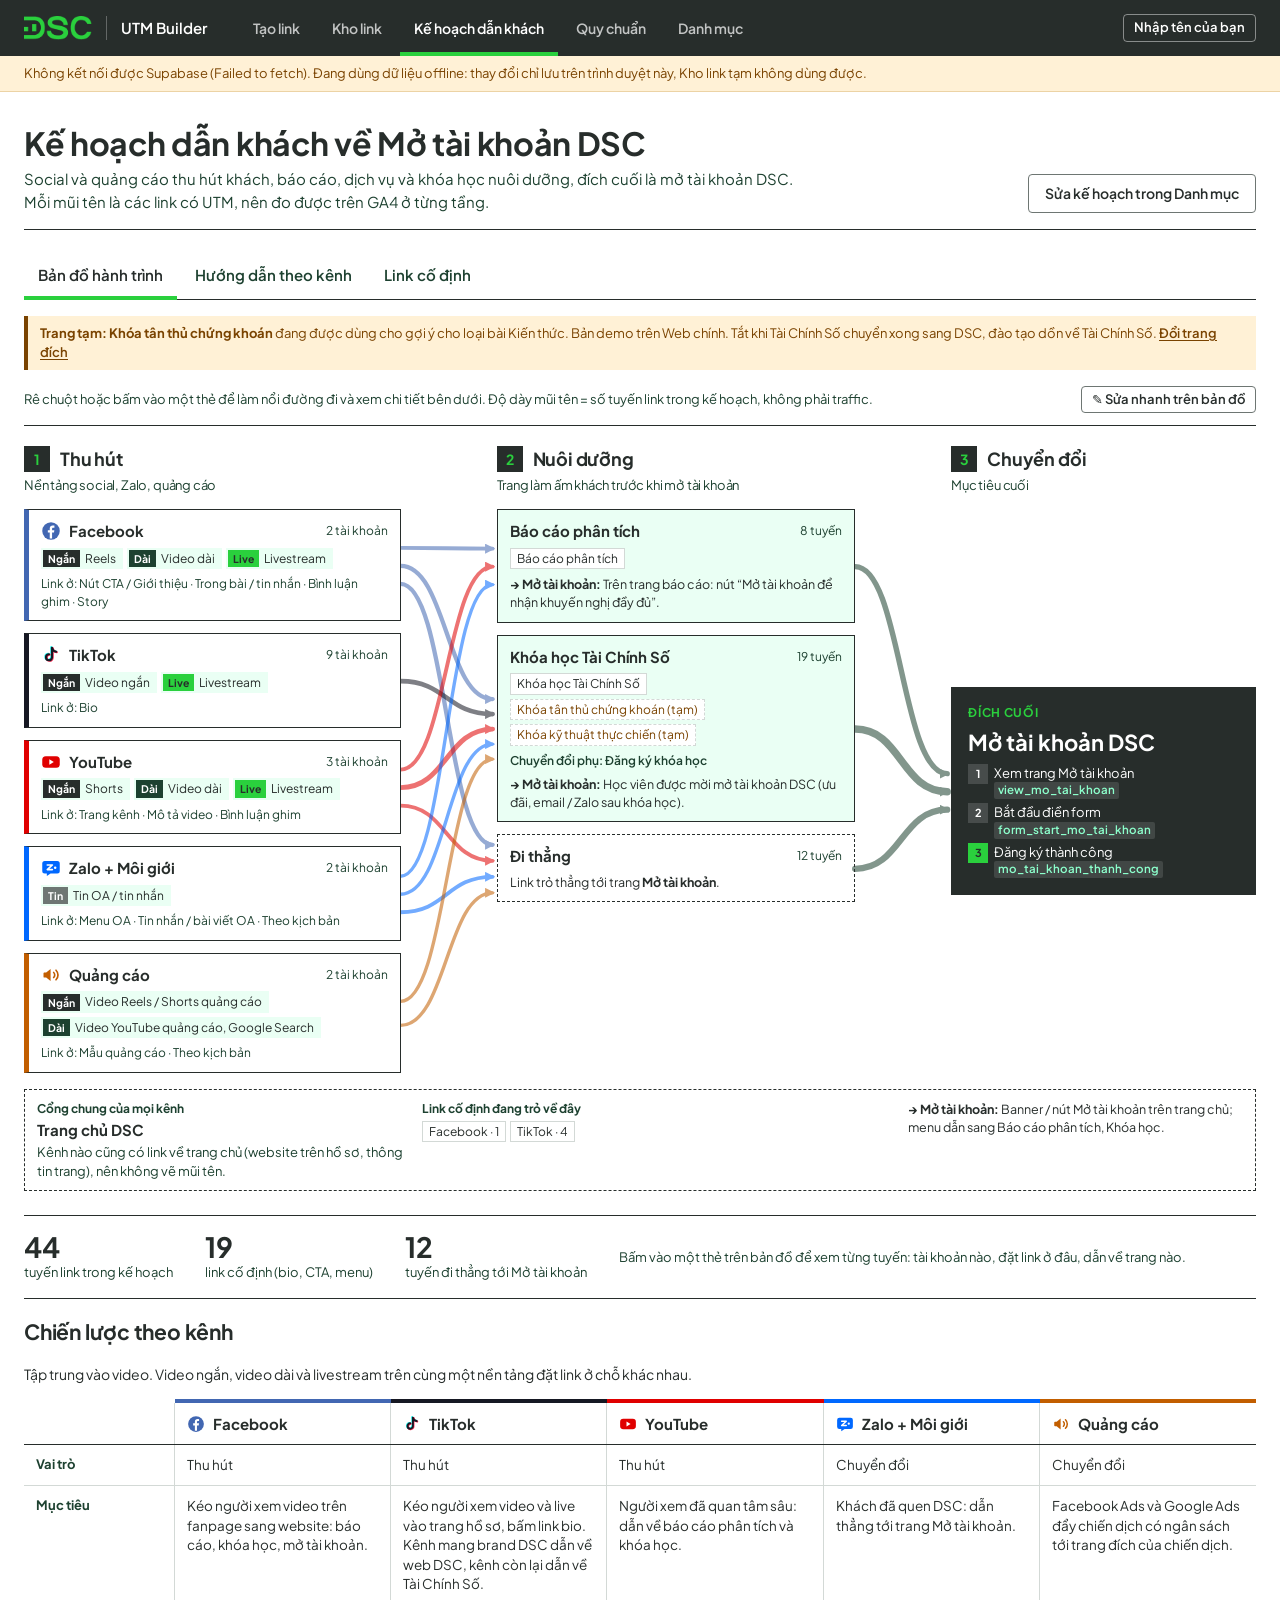
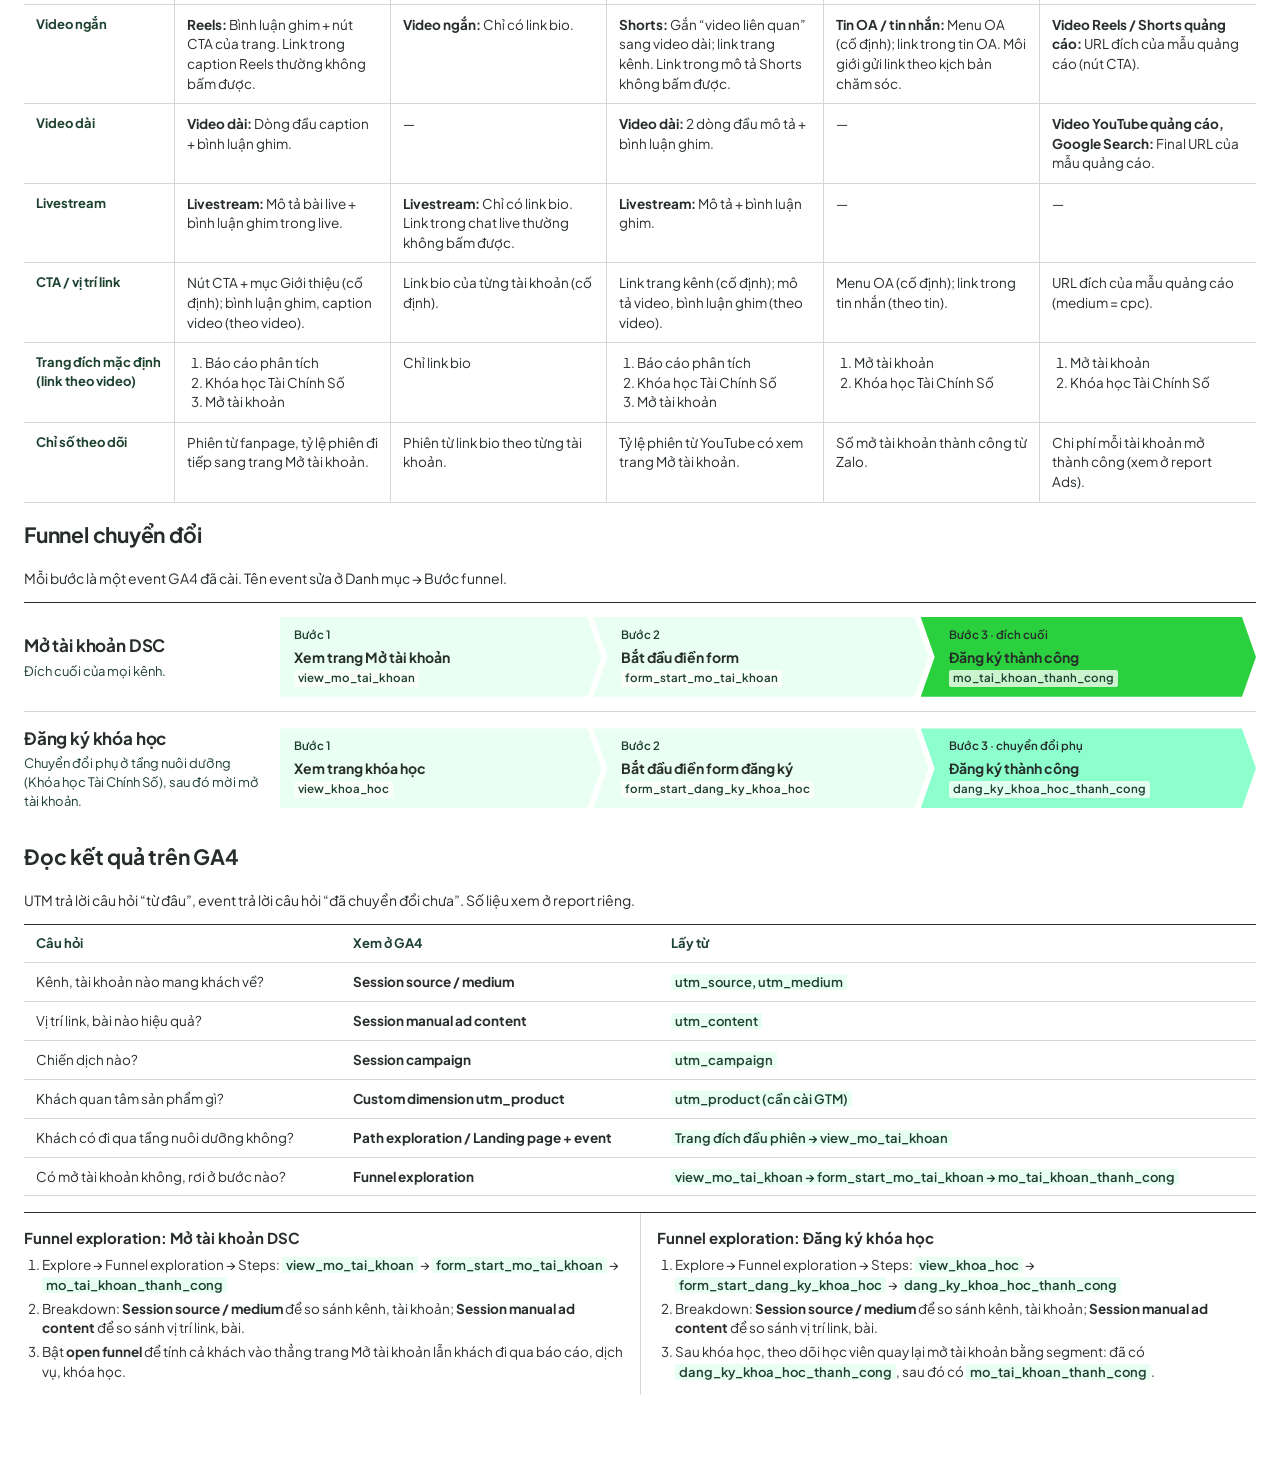
<file: ke-hoach.html>
<!doctype html>
<html lang="vi">
<head>
<meta charset="utf-8">
<meta name="viewport" content="width=device-width, initial-scale=1, viewport-fit=cover">
<title>Kế hoạch dẫn khách · DSC UTM Builder</title>
<link rel="preconnect" href="https://fonts.googleapis.com">
<link rel="preconnect" href="https://fonts.gstatic.com" crossorigin>
<link rel="stylesheet" href="https://fonts.googleapis.com/css2?family=Plus+Jakarta+Sans:ital,wght@0,400;0,600;0,700;1,400&display=swap">
<link rel="stylesheet" href="assets/style.css">
</head>
<body>
<div class="page wide">
  <div class="page-h">
    <div>
      <h1>Kế hoạch dẫn khách về Mở tài khoản DSC</h1>
      <p>Social và quảng cáo thu hút khách, báo cáo, dịch vụ và khóa học nuôi dưỡng, đích cuối là mở tài khoản DSC. Mỗi mũi tên là các link có UTM, nên đo được trên GA4 ở từng tầng.</p>
    </div>
    <a class="btn ghost" href="danh-muc.html#groups">Sửa kế hoạch trong Danh mục</a>
  </div>

  <div class="ptabs-line" role="tablist" aria-label="Góc nhìn">
    <button type="button" role="tab" id="tabMap" aria-selected="true">Bản đồ hành trình</button>
    <button type="button" role="tab" id="tabGuide" aria-selected="false">Hướng dẫn theo kênh</button>
    <button type="button" role="tab" id="tabFixed" aria-selected="false">Link cố định</button>
  </div>
  <ul class="alerts" id="alerts"></ul>
  <div class="medit-bar jhint" id="mapEditBar"></div>

  <!-- ===== Journey map ===== -->
  <section id="paneMap">
    <div class="journey" id="journey">
      <svg class="jlines" id="jlines" aria-hidden="true"></svg>
      <div class="jcol">
        <h2 class="jh"><span>1</span>Thu hút<small>Nền tảng social, Zalo, quảng cáo</small></h2>
        <div class="jstack" id="colChannels"></div>
      </div>
      <div class="jcol">
        <h2 class="jh"><span>2</span>Nuôi dưỡng<small>Trang làm ấm khách trước khi mở tài khoản</small></h2>
        <div class="jstack" id="colHubs"></div>
      </div>
      <div class="jcol">
        <h2 class="jh"><span>3</span>Chuyển đổi<small>Mục tiêu cuối</small></h2>
        <div class="jstack goal" id="colGoal"></div>
      </div>
      <div class="jcommon-wrap" id="colCommon"></div>
    </div>
    <div class="jdetail" id="jdetail" aria-live="polite"></div>

    <div class="sect"><h2>Chiến lược theo kênh</h2><p>Tập trung vào video. Video ngắn, video dài và livestream trên cùng một nền tảng đặt link ở chỗ khác nhau.</p></div>
    <div class="strat" id="strat"></div>

    <div class="sect"><h2>Funnel chuyển đổi</h2><p>Mỗi bước là một event GA4 đã cài. Tên event sửa ở Danh mục → Bước funnel.</p></div>
    <div id="funnels"></div>

    <div class="sect"><h2>Đọc kết quả trên GA4</h2><p>UTM trả lời câu hỏi “từ đâu”, event trả lời câu hỏi “đã chuyển đổi chưa”. Số liệu xem ở report riêng.</p></div>
    <div class="ga4" id="ga4"></div>
  </section>

  <!-- ===== Per-channel guide for the content team ===== -->
  <section id="paneGuide" hidden>
    <div class="guide-bar">
      <div class="flt" id="guideTabs" role="tablist" aria-label="Chọn kênh"></div>
      <button type="button" class="btn ghost sm no-print" onclick="window.print()">In / lưu PDF kênh này</button>
    </div>
    <div id="guide"></div>
  </section>

  <!-- ===== Fixed links ===== -->
  <section id="paneFixed" hidden>
    <div class="sect" style="margin-top:0"><h2>Link cố định</h2><p>Bio, nút CTA, menu của từng kênh. Copy hoặc rút gọn rồi dán theo “Cách đặt”. Đổi trang đích thì <a href="thu-vien.html?kind=fixed">Kho link</a> sẽ liệt kê link nào cần cài lại.</p></div>
    <div class="flt" id="flt"></div>
    <div class="slots" id="slots"></div>
    <div class="sect"><h2>Link theo bài: trang đích theo loại nội dung</h2><p>Trang Tạo link gợi ý theo thứ tự này.</p></div>
    <div class="routes" id="routes"></div>
  </section>
</div>

<script src="assets/data.js"></script>
<script src="assets/config.js"></script>
<script src="assets/common.js"></script>
<script src="assets/mockups.js"></script>
<script src="assets/quick-edit.js"></script>
<script src="assets/map-edit.js"></script>
<script>
// Wait for the shared catalog (Supabase) before reading it
DSC.ready().then(function () {
  "use strict";
  const { $, el, icon, PLATFORMS, PLATFORM_ORDER } = DSC;
  DSC.renderNav("plan");
  const D = DSC.loadData();
  D.hubs = D.hubs || []; D.groups = D.groups || []; D.conversions = D.conversions || []; D.steps = D.steps || [];
  const SVGNS = "http://www.w3.org/2000/svg";
  const svg = (tag, attrs) => { const e = document.createElementNS(SVGNS, tag); Object.entries(attrs || {}).forEach(([k, v]) => v != null && e.setAttribute(k, v)); return e; };

  const live = l => l && l.state !== "off";
  const mainConv = D.conversions.find(c => c.main) || D.conversions[0];
  const goalLanding = mainConv && mainConv.landing;
  const chColor = ch => (PLATFORMS[(ch.platforms || [])[0]] || PLATFORMS.other).color;
  const chPlat = ch => (ch.platforms || [])[0] || "other";
  const accountsOf = ch => D.accounts.filter(a => (ch.platforms || []).includes(a.p) && !a.inactive);
  // Where a landing page sits on the map: the goal page, a nurture hub, or nowhere
  const targetOf = l => l.id === goalLanding ? "direct" : ((D.hubs.find(h => (h.landings || []).includes(l.id)) || {}).id || "");
  const isCommon = id => !!(D.hubs.find(h => h.id === id) || {}).common;
  const videoTo = (a, ch) => (a.to && a.to.length ? a.to : ch.landings) || [];
  const FMT = { short: "Ngắn", long: "Dài", live: "Live", msg: "Tin", ad: "QC" };
  const formatsOf = ch => (D.formats || []).filter(f => (ch.platforms || []).includes(f.p));
  const posName = (p, a) => p === "ad" ? "Mẫu quảng cáo" : DSC.posLabel(p, a.p);

  // ===== Every planned link: fixed slots + per-post links (account × position × preferred landing) =====
  function buildRoutes() {
    const out = [];
    D.slots.forEach(s => {
      const a = DSC.account(D, s.m), l = DSC.landing(D, s.to);
      if (!a || a.inactive || !live(l)) return;
      const ch = D.groups.find(g => (g.platforms || []).includes(a.p));
      if (ch) out.push({ ch, a, pos: s.pos, where: s.where, l, t: targetOf(l), fixed: true });
    });
    D.groups.forEach(ch => accountsOf(ch).forEach(a => {
      const poss = a.paid ? ["ad"] : (a.pos || []).filter(p => p !== "bio" && p !== "menu");
      poss.forEach(p => videoTo(a, ch).forEach(id => {
        const l = DSC.landing(D, id);
        if (live(l)) out.push({ ch, a, pos: p, where: a.mode === "script" ? "Theo kịch bản" : posName(p, a), l, t: targetOf(l), fixed: false, script: a.mode === "script" });
      }));
    }));
    return out.filter(r => r.t);
  }
  let R = buildRoutes();
  let editor = null;              // quick edit on the map (assets/map-edit.js)

  // ===== Alerts: temporary / switched-off pages still in the plan =====
  function renderAlerts() {
    const ul = $("alerts"); ul.innerHTML = "";
    D.landings.filter(l => l.state === "tam" || l.state === "off").forEach(l => {
      const slots = D.slots.filter(s => s.to === l.id).map(s => { const a = DSC.account(D, s.m); return a ? `${PLATFORMS[a.p].name} ${a.name}` : s.m; });
      const routes = [...new Set(D.routes.filter(r => r.to === l.id).map(r => (D.prefixes.find(p => p.code === r.prefix) || {}).label || r.prefix))];
      const chs = D.groups.filter(g => (g.landings || []).includes(l.id)).map(g => g.name);
      if (!slots.length && !routes.length && !chs.length) return;
      const uses = [slots.length ? `link cố định của ${slots.join(", ")}` : "", routes.length ? `gợi ý cho loại bài ${routes.join(", ")}` : "", chs.length ? `kênh ${chs.join(", ")}` : ""].filter(Boolean).join("; ");
      ul.append(el("li", {}, el("b", {}, l.state === "off" ? "Trang đã tắt: " : "Trang tạm: ", l.label), ` đang được dùng cho ${uses}. `, l.note || "", " ",
        el("a", { href: "danh-muc.html#slots" }, "Đổi trang đích")));
    });
  }

  // ===== Journey map =====
  let selected = null;            // "ch:<id>" | "hub:<id>" | "direct" | "goal"
  function renderJourney() {
    const cc = $("colChannels"); cc.innerHTML = "";
    D.groups.forEach(ch => {
      const rs = R.filter(r => r.ch === ch), accts = accountsOf(ch);
      const where = [...new Set(rs.map(r => r.fixed ? DSC.posLabel(r.pos, r.a.p) : r.where))];
      cc.append(card("ch:" + ch.id, "jc ch", { "--c": chColor(ch) },
        el("div", { class: "jc-h" }, el("span", { class: "jc-ico" }, (ch.platforms || []).map(p => el("span", { class: "ico", style: { color: PLATFORMS[p].color }, html: DSC.ICONS[p] }))),
          el("b", {}, ch.name), el("small", {}, `${accts.length} tài khoản`)),
        el("div", { class: "fmt" },
          formatsOf(ch).map(f => el("span", { class: "fchip " + f.fmt, title: f.where }, el("i", {}, FMT[f.fmt] || f.fmt), f.label))),
        el("div", { class: "jc-where" }, "Link ở: ", where.slice(0, 4).join(" · ") || "—")));
    });

    const ch2 = $("colHubs"); ch2.innerHTML = "";
    D.hubs.filter(h => !h.common).forEach(h => {
      const pages = (h.landings || []).map(id => DSC.landing(D, id)).filter(live);
      const sub = D.conversions.filter(c => !c.main && c.hub === h.id);
      ch2.append(card("hub:" + h.id, "jc hub", null,
        el("div", { class: "jc-h" }, el("b", {}, h.name), el("small", {}, `${R.filter(r => r.t === h.id).length} tuyến`)),
        el("div", { class: "pages" }, pages.map(l => el("span", { class: "pg" + (l.state === "tam" ? " temp" : ""), "data-lid": l.id }, DSC.landingLabel(l)))),
        sub.length ? el("div", { class: "subconv" }, "Chuyển đổi phụ: ", sub.map(c => c.name).join(", ")) : null,
        el("div", { class: "next" }, el("b", {}, "→ Mở tài khoản: "), h.next || "chưa có")));
    });
    if (R.some(r => r.t === "direct")) {
      const gl = DSC.landing(D, goalLanding);
      ch2.append(card("direct", "jc pass", null, el("div", { class: "jc-h" }, el("b", {}, "Đi thẳng"), el("small", {}, `${R.filter(r => r.t === "direct").length} tuyến`)),
        el("div", { class: "next" }, "Link trỏ thẳng tới trang ", el("b", {}, gl ? gl.label : "Mở tài khoản"), ".")));
    }

    // Common gateway (Trang chủ): every channel links here, so it is a band without arrows
    const cc2 = $("colCommon"); cc2.innerHTML = "";
    D.hubs.filter(h => h.common).forEach(h => {
      const rs = R.filter(r => r.t === h.id), chs = [...new Set(rs.map(r => r.ch))];
      cc2.append(card("hub:" + h.id, "jc jcommon", null,
        el("div", { class: "jcm-l" }, el("small", {}, "Cổng chung của mọi kênh"), el("b", {}, h.name),
          el("span", { class: "hint" }, "Kênh nào cũng có link về trang chủ (website trên hồ sơ, thông tin trang), nên không vẽ mũi tên.")),
        el("div", { class: "jcm-m" }, el("span", { class: "g-k" }, "Link cố định đang trỏ về đây"),
          el("div", { class: "pages" }, chs.length ? chs.map(ch => el("span", { class: "pg" }, ch.name + " · " + rs.filter(r => r.ch === ch).length)) : el("span", { class: "hint" }, "—"))),
        el("div", { class: "next" }, el("b", {}, "→ Mở tài khoản: "), h.next || "chưa có")));
    });

    const cg = $("colGoal"); cg.innerHTML = "";
    if (mainConv) cg.append(card("goal", "jc goalc", null,
      el("small", {}, "Đích cuối"), el("b", { class: "gname" }, mainConv.name),
      el("ol", { class: "fmini" }, stepsOf(mainConv).map(s => el("li", { class: s.key ? "key" : "" }, s.step, el("code", {}, s.event || "chưa có event"))))));
    if (editor) editor.decorate();
    drawLines();
    renderDetail();
  }
  function card(id, cls, style, ...kids) {
    const c = el("div", { class: cls + (selected === id ? " sel" : ""), "data-id": id, tabindex: 0, role: "button", style }, kids);
    c.addEventListener("mouseenter", () => focus(id));
    c.addEventListener("mouseleave", () => focus(selected));
    c.addEventListener("focus", () => focus(id));
    c.addEventListener("click", () => { selected = selected === id ? null : id; renderJourney(); focus(selected); });
    c.addEventListener("keydown", e => { if (e.key === "Enter" || e.key === " ") { e.preventDefault(); c.click(); } });
    return c;
  }

  // Lines: channel -> hub / direct, hub -> goal, direct -> goal
  let LINES = [];
  function drawLines() {
    const J = $("journey"), S = $("jlines"), jr = J.getBoundingClientRect();
    S.innerHTML = ""; S.setAttribute("width", jr.width); S.setAttribute("height", jr.height);
    const box = id => { const n = J.querySelector(`[data-id="${id}"]`); if (!n) return null; const r = n.getBoundingClientRect(); return { l: r.left - jr.left, r: r.right - jr.left, t: r.top - jr.top, h: r.height }; };
    const links = [];
    D.groups.forEach(ch => {
      const by = {};
      R.filter(r => r.ch === ch && !isCommon(r.t)).forEach(r => { const k = r.t === "direct" ? "direct" : "hub:" + r.t; by[k] = (by[k] || 0) + 1; });
      Object.entries(by).forEach(([to, w]) => links.push({ from: "ch:" + ch.id, to, w, color: chColor(ch), ch: ch.id }));
    });
    D.hubs.filter(h => !h.common).forEach(h => links.push({ from: "hub:" + h.id, to: "goal", w: Math.max(1, R.filter(r => r.t === h.id).length), color: "#1d4130", hub: h.id }));
    if (J.querySelector('[data-id="direct"]')) links.push({ from: "direct", to: "goal", w: R.filter(r => r.t === "direct").length, color: "#1d4130", hub: "direct" });
    const maxW = Math.max(1, ...links.map(x => x.w));
    // Spread anchors along each card edge so arrows don't stack on one point
    const outs = {}, ins = {};
    links.forEach(x => { (outs[x.from] = outs[x.from] || []).push(x); (ins[x.to] = ins[x.to] || []).push(x); });
    const spread = (list, b, side) => {
      const order = side === "out" ? list.sort((p, q) => (box(p.to) || {}).t - (box(q.to) || {}).t) : list.sort((p, q) => (box(p.from) || {}).t - (box(q.from) || {}).t);
      const span = Math.min(b.h - 16, order.length * 12);
      order.forEach((x, i) => { x[side === "out" ? "y0" : "y1"] = b.t + b.h / 2 - span / 2 + (order.length === 1 ? span / 2 : i * span / (order.length - 1)); });
    };
    Object.entries(outs).forEach(([id, list]) => { const b = box(id); if (b) spread(list, b, "out"); });
    Object.entries(ins).forEach(([id, list]) => { const b = box(id); if (b) spread(list, b, "in"); });
    // One arrowhead marker per line colour
    const defs = svg("defs"); S.append(defs);
    const markerFor = color => {
      const id = "ar" + color.replace(/[^a-z0-9]/gi, "");
      if (!defs.querySelector("#" + id)) { const m = svg("marker", { id, viewBox: "0 0 8 8", refX: 6, refY: 4, markerWidth: 10, markerHeight: 10, markerUnits: "userSpaceOnUse", orient: "auto" }); m.append(svg("path", { d: "M0,0L8,4L0,8z", fill: color })); defs.append(m); }
      return `url(#${id})`;
    };
    LINES = links.map(x => {
      const a = box(x.from), b = box(x.to); if (!a || !b) return null;
      const x0 = a.r, x1 = b.l - 4, xm = (x0 + x1) / 2;
      const p = svg("path", { d: `M${x0},${x.y0}C${xm},${x.y0} ${xm},${x.y1} ${x1},${x.y1}`, fill: "none", stroke: x.color,
        "stroke-width": (1.5 + 6 * Math.sqrt(x.w / maxW)).toFixed(1), "stroke-linecap": "round", class: "jl", "marker-end": markerFor(x.color) });
      p.dataset.from = x.from; p.dataset.to = x.to;
      S.append(p);
      // Wide invisible stroke: click target for the arrow while editing the map
      if (x.from.startsWith("ch:")) { const h = svg("path", { d: p.getAttribute("d"), class: "jl-hit" }); h.dataset.from = x.from; h.dataset.to = x.to; S.append(h); }
      return p;
    }).filter(Boolean);
    focus(selected);
  }

  // Highlight the path through a card: its own arrows plus the arrows that continue to the goal
  function focus(id) {
    const J = $("journey");
    J.classList.toggle("focusing", !!id);
    const on = new Set([id]);
    if (id && id.startsWith("ch:")) LINES.filter(p => p.dataset.from === id).forEach(p => on.add(p.dataset.to));
    if (id && (id.startsWith("hub:") || id === "direct")) LINES.filter(p => p.dataset.to === id).forEach(p => on.add(p.dataset.from));
    if (id && (id.startsWith("ch:") || id.startsWith("hub:") || id === "direct")) on.add("goal");
    if (id === "goal") J.querySelectorAll("[data-id]").forEach(n => on.add(n.dataset.id));
    J.querySelectorAll("[data-id]").forEach(n => n.classList.toggle("lit", on.has(n.dataset.id)));
    LINES.forEach(p => {
      const lit = id === "goal" || p.dataset.from === id || p.dataset.to === id ||
        (id && id.startsWith("ch:") && on.has(p.dataset.from) && p.dataset.to === "goal");
      p.classList.toggle("lit", !!id && lit);
    });
  }

  // ===== Detail band under the map =====
  function routeTable(rs, cols) {
    const t = el("table", { class: "rt" }, el("thead", {}, el("tr", {}, cols.map(c => el("th", {}, c[0])))),
      el("tbody", {}, rs.map(r => el("tr", {}, cols.map(c => el("td", {}, c[1](r)))))));
    return el("div", { class: "rt-wrap" }, t);
  }
  const C_ACC = ["Tài khoản", r => el("span", { class: "badge", style: { "--c": PLATFORMS[r.a.p].color } }, icon(r.a.p), r.a.name)];
  const C_POS = ["Vị trí link", r => [r.where, r.fixed ? el("span", { class: "tag fix" }, "cố định") : el("span", { class: "tag" }, r.script ? "kịch bản" : "theo video")]];
  const C_PAGE = ["Trang đích", r => DSC.landingLabel(r.l)];
  const C_TIER = ["Tầng tiếp theo", r => r.t === "direct" ? "Đi thẳng → Mở tài khoản" : (D.hubs.find(h => h.id === r.t) || {}).name];
  const C_CH = ["Kênh", r => r.ch.name];
  function renderDetail() {
    const box = $("jdetail"); box.innerHTML = "";
    if (!selected) {
      box.append(el("div", { class: "jd-empty" },
        el("div", {}, el("b", {}, R.length), "tuyến link trong kế hoạch"),
        el("div", {}, el("b", {}, R.filter(r => r.fixed).length), "link cố định (bio, CTA, menu)"),
        el("div", {}, el("b", {}, R.filter(r => r.t === "direct").length), "tuyến đi thẳng tới Mở tài khoản"),
        el("p", { class: "hint" }, "Bấm vào một thẻ trên bản đồ để xem từng tuyến: tài khoản nào, đặt link ở đâu, dẫn về trang nào.")));
      return;
    }
    const head = (small, title, ...extra) => el("div", { class: "jd-h" }, el("div", {}, el("small", {}, small), el("h3", {}, title)), extra,
      el("button", { type: "button", class: "btn ghost sm", onclick: () => { selected = null; renderJourney(); focus(null); } }, "Bỏ chọn"));
    if (selected.startsWith("ch:")) {
      const ch = D.groups.find(g => "ch:" + g.id === selected), rs = R.filter(r => r.ch === ch);
      box.append(head("Kênh · " + (ch.role || ""), ch.name),
        el("div", { class: "jd-grid" },
          el("dl", {}, [["Mục tiêu", ch.goal], ...formatsOf(ch).map(f => [f.label, f.where]), ["CTA / vị trí link", ch.cta], ["Chỉ số theo dõi", ch.kpi]]
            .filter(x => x[1]).map(([t, d]) => [el("dt", {}, t), el("dd", {}, d)])),
          routeTable(rs.sort((p, q) => q.fixed - p.fixed), [C_ACC, C_POS, C_PAGE, C_TIER])));
    } else if (selected.startsWith("hub:") || selected === "direct") {
      const id = selected === "direct" ? "direct" : selected.slice(4);
      const h = D.hubs.find(x => x.id === id), rs = R.filter(r => r.t === id);
      box.append(head(selected === "direct" ? "Đi thẳng" : "Nuôi dưỡng", h ? h.name : "Link thẳng tới Mở tài khoản"),
        el("div", { class: "jd-grid" },
          el("dl", {}, h ? [["Cách đẩy sang Mở tài khoản", h.next], ["Chỉ số theo dõi", h.kpi]].filter(x => x[1]).map(([t, d]) => [el("dt", {}, t), el("dd", {}, d)]) : []),
          routeTable(rs.sort((p, q) => q.fixed - p.fixed), [C_CH, C_ACC, C_POS, C_PAGE])));
    } else {
      box.append(head("Đích cuối", mainConv.name),
        el("div", { class: "jd-grid" },
          el("dl", {}, [["Trang", (DSC.landing(D, goalLanding) || {}).label], ["Khách đến từ", `${R.length} tuyến: ${R.filter(r => r.t === "direct").length} đi thẳng, ${R.filter(r => r.t !== "direct").length} qua tầng nuôi dưỡng`]]
            .filter(x => x[1]).map(([t, d]) => [el("dt", {}, t), el("dd", {}, d)])),
          el("div", {}, el("h4", {}, "Funnel + event GA4"), el("ol", { class: "fmini" }, stepsOf(mainConv).map(s => el("li", { class: s.key ? "key" : "" }, s.step, el("code", {}, s.event || "chưa có event")))))));
    }
  }

  // ===== Strategy, funnels, GA4 guide =====
  function stepsOf(c) { return D.steps.filter(s => s.conv === c.id); }
  function fmtCell(ch, k) {
    const fs = formatsOf(ch).filter(f => f.fmt === k || (k === "short" && (f.fmt === "msg" || f.fmt === "ad") && !formatsOf(ch).some(x => x.fmt === "short")));
    return fs.length ? fs.map(f => el("div", {}, el("b", {}, f.label, ": "), f.where)) : null;
  }
  function renderStrategy() {
    const rows = [["Vai trò", ch => ch.role], ["Mục tiêu", ch => ch.goal], ["Video ngắn", ch => fmtCell(ch, "short")], ["Video dài", ch => fmtCell(ch, "long")], ["Livestream", ch => fmtCell(ch, "live")],
      ["CTA / vị trí link", ch => ch.cta], ["Trang đích mặc định (link theo video)", ch => (ch.landings || []).length ? el("ol", {}, ch.landings.map(id => DSC.landing(D, id)).filter(live).map(l => el("li", {}, DSC.landingLabel(l)))) : "Chỉ link bio"],
      ["Chỉ số theo dõi", ch => ch.kpi]];
    $("strat").innerHTML = "";
    $("strat").append(el("table", { class: "strat-t" },
      el("thead", {}, el("tr", {}, el("th", {}), D.groups.map(ch => el("th", { style: { "--c": chColor(ch) } },
        el("div", { class: "gh" }, (ch.platforms || []).map(p => el("span", { class: "ico", style: { color: PLATFORMS[p].color }, html: DSC.ICONS[p] })), ch.name))))),
      el("tbody", {}, rows.map(([lab, f]) => el("tr", {}, el("th", { scope: "row" }, lab), D.groups.map(ch => el("td", {}, f(ch) || "—")))))));
  }
  function renderFunnels() {
    const box = $("funnels"); box.innerHTML = "";
    [...D.conversions].sort((a, b) => !!b.main - !!a.main).forEach(c => {
      const h = D.hubs.find(x => x.id === c.hub);
      box.append(el("div", { class: "funnel" },
        el("div", { class: "fn-h" }, el("h3", {}, c.name), el("p", { class: "hint" }, c.main ? "Đích cuối của mọi kênh." : `Chuyển đổi phụ ở tầng nuôi dưỡng${h ? ` (${h.name})` : ""}, sau đó mời mở tài khoản.`)),
        el("ol", { class: "fn-steps" + (c.main ? "" : " sub") }, stepsOf(c).map((s, i) => el("li", { class: s.key ? "key" : "" },
          el("small", {}, `Bước ${i + 1}${s.key ? (c.main ? " · đích cuối" : " · chuyển đổi phụ") : ""}`), el("b", {}, s.step), el("code", {}, s.event || "chưa có event"))))));
    });
  }
  function renderGa4() {
    const box = $("ga4"); box.innerHTML = "";
    box.append(el("table", { class: "ga4-t" },
      el("thead", {}, el("tr", {}, el("th", {}, "Câu hỏi"), el("th", {}, "Xem ở GA4"), el("th", {}, "Lấy từ"))),
      el("tbody", {}, [
        ["Kênh, tài khoản nào mang khách về?", "Session source / medium", "utm_source, utm_medium"],
        ["Vị trí link, bài nào hiệu quả?", "Session manual ad content", "utm_content"],
        ["Chiến dịch nào?", "Session campaign", "utm_campaign"],
        ["Khách quan tâm sản phẩm gì?", "Custom dimension utm_product", "utm_product (cần cài GTM)"],
        ["Khách có đi qua tầng nuôi dưỡng không?", "Path exploration / Landing page + event", "Trang đích đầu phiên → view_mo_tai_khoan"],
        ["Có mở tài khoản không, rơi ở bước nào?", "Funnel exploration", stepsOf(mainConv || {}).map(s => s.event).join(" → ")]
      ].map(r => el("tr", {}, el("td", {}, r[0]), el("td", {}, el("b", {}, r[1])), el("td", {}, el("code", {}, r[2])))))));
    box.append(el("div", { class: "recipes" }, [...D.conversions].sort((a, b) => !!b.main - !!a.main).map(c => el("div", { class: "recipe" },
      el("h4", {}, "Funnel exploration: ", c.name),
      el("ol", {},
        el("li", {}, "Explore → Funnel exploration → Steps: ", stepsOf(c).map(s => s.event).filter(Boolean).map((e, i) => [i ? " → " : "", el("code", {}, e)])),
        el("li", {}, "Breakdown: ", el("b", {}, "Session source / medium"), " để so sánh kênh, tài khoản; ", el("b", {}, "Session manual ad content"), " để so sánh vị trí link, bài."),
        c.main ? el("li", {}, "Bật ", el("b", {}, "open funnel"), " để tính cả khách vào thẳng trang Mở tài khoản lẫn khách đi qua báo cáo, dịch vụ, khóa học.")
          : el("li", {}, "Sau khóa học, theo dõi học viên quay lại mở tài khoản bằng segment: đã có ", el("code", {}, (stepsOf(c).find(s => s.key) || {}).event || "event"), ", sau đó có ", el("code", {}, (stepsOf(mainConv).find(s => s.key) || {}).event || "event"), "."))))));
  }

  // ===== Per-channel guide =====
  let guideCh = (D.groups[0] || {}).id;
  function renderGuide() {
    const tabs = $("guideTabs"); tabs.innerHTML = "";
    D.groups.forEach(ch => tabs.append(el("button", { type: "button", role: "tab", class: "chip", "aria-pressed": String(ch.id === guideCh), onclick: () => { guideCh = ch.id; renderGuide(); } },
      (ch.platforms || []).map(p => el("span", { class: "ico", style: { width: "16px", height: "16px", color: PLATFORMS[p].color }, html: DSC.ICONS[p] })), ch.name)));
    const ch = D.groups.find(g => g.id === guideCh); const box = $("guide"); box.innerHTML = "";
    if (!ch) return;
    const accts = accountsOf(ch);
    box.append(el("div", { class: "g-head", style: { "--c": chColor(ch) } },
      el("div", {}, el("small", {}, "Hướng dẫn dẫn link · " + (ch.role || "")), el("h2", {}, ch.name), el("p", {}, ch.goal)),
      el("dl", {}, el("dt", {}, "Chỉ số theo dõi"), el("dd", {}, ch.kpi || "—"))));

    box.append(el("h3", { class: "g-h3" }, "1. Sơ đồ: tài khoản nào dẫn về đâu"), guideFlow(ch, accts));
    if (editor) editor.decorateGuide(box.querySelector(".gflow"), ch);

    // Formats: where the link goes and what to say
    const fs = formatsOf(ch);
    if (fs.length) box.append(el("h3", { class: "g-h3" }, "2. Đặt link theo định dạng"),
      el("table", { class: "g-fmt" },
        el("thead", {}, el("tr", {}, ["Định dạng", "Link đặt ở", "Nói gì trong video", "Mẫu utm_content"].map(t => el("th", {}, t)))),
        el("tbody", {}, fs.map(f => el("tr", {}, el("td", {}, el("span", { class: "fchip " + f.fmt }, el("i", {}, FMT[f.fmt] || f.fmt), f.label)),
          el("td", {}, f.where), el("td", {}, f.cta), el("td", {}, el("code", {}, f.content)))))));

    // Accounts: positioning, fixed link, per-video landings
    box.append(el("h3", { class: "g-h3" }, `3. Từng tài khoản (${accts.length})`));
    const grid = el("div", { class: "g-accts" });
    accts.forEach(a => {
      const fixed = D.slots.filter(s => s.m === a.m && live(DSC.landing(D, s.to)));
      const vids = a.paid || (a.pos || []).some(p => p !== "bio" && p !== "menu") ? videoTo(a, ch).map(id => DSC.landing(D, id)).filter(live) : [];
      grid.append(el("article", { class: "g-acct", style: { "--c": PLATFORMS[a.p].color } },
        el("div", { class: "g-acct-h" }, icon(a.p), el("div", {}, el("b", {}, a.name), el("small", {}, [a.sub, a.owner].filter(Boolean).join(" · "))), el("code", {}, a.paid ? a.s : a.m)),
        a.focus ? el("p", { class: "g-focus" }, a.focus) : null,
        fixed.map(s => {
          const l = DSC.landing(D, s.to), u = DSC.slotUrl(D, s), short = DSC.cachedShort(u);
          return el("div", { class: "g-slot" },
            el("div", { class: "g-thumb", title: "Vị trí đặt link" }, el("div", { class: "phone" }, el("div", { class: "phone-scr", html: Mockup.render(a.p, s.pos,
              { name: a.name, where: s.where, url: short ? short.replace(/^https?:\/\//, "") : DSC.displayUrl(l.url), handle: a.sub && a.sub.startsWith("@") ? a.sub.slice(1) : "" }) }))),
            el("div", { class: "g-slot-b" },
              el("span", { class: "g-k" }, "Link cố định"),
              el("div", {}, el("b", {}, s.where), " → ", el("b", {}, DSC.landingLabel(l)), " ", el("span", { class: "hint" }, `(${l.site === "Web chính" ? "Web DSC" : l.site})`)),
              el("div", { class: "hint" }, "Cách đặt: ", s.how),
              el("button", { type: "button", class: "btn sm no-print", onclick: e => { DSC.copyText(short || u, e.currentTarget); DSC.remember(u, `${DSC.accountName(a)} · ${s.where}`, DSC.slotMeta(D, s)); } }, short ? "Copy link ngắn" : "Copy link")));
        }),
        vids.length ? el("div", { class: "g-row" }, el("span", { class: "g-k" }, a.mode === "script" ? "Link theo kịch bản" : a.paid ? "URL đích ưu tiên" : "Link theo video"),
          el("div", {}, a.mode === "script" && a.script ? el("p", { class: "g-script" }, a.script) : null,
            el("ol", {}, vids.map(l => el("li", {}, el("b", {}, DSC.landingLabel(l)), " ", el("span", { class: "hint" }, `(${l.site === "Web chính" ? "Web DSC" : l.site})`)))))) : null,
        !vids.length && !a.paid ? el("p", { class: "hint" }, "Mọi video dẫn khách về link cố định ở trên.") : null));
    });
    box.append(grid);
    requestAnimationFrame(drawGuideFlow);

    // Content type -> landing for per-video links
    if (accts.some(a => (a.pos || []).some(p => p !== "bio" && p !== "menu"))) {
      box.append(el("h3", { class: "g-h3" }, "4. Chọn trang đích theo nội dung (video, tin)"),
        el("table", { class: "g-fmt" }, el("thead", {}, el("tr", {}, el("th", {}, "Loại nội dung"), el("th", {}, "Trang đích gợi ý (theo thứ tự)"))),
          el("tbody", {}, D.prefixes.map(px => el("tr", {}, el("td", {}, px.label, " ", el("code", {}, px.code)),
            el("td", {}, D.routes.filter(r => r.prefix === px.code).map(r => DSC.landing(D, r.to)).filter(live).map(l => DSC.landingLabel(l)).join(" → ") || "Chọn theo nội dung"))))),
        el("p", { class: "hint" }, "Tạo link cho từng video ở trang ", el("a", { href: "index.html" }, "Tạo link"), "; tool tự gợi ý trang đích theo bảng này."));
    }
  }

  // Diagram for one channel. Line colour = site of the landing page, solid = fixed link, dashed = per-video link.
  const SITE_COLOR = site => /tài chính số/i.test(site || "") ? "#1bbe72" : "#272d2b";
  function guideFlow(ch, accts) {
    const links = [];
    accts.forEach(a => {
      D.slots.filter(sl => sl.m === a.m).forEach(sl => { const l = DSC.landing(D, sl.to); if (live(l)) links.push({ a, l, fixed: true, label: sl.where }); });
      if (a.paid || (a.pos || []).some(p => p !== "bio" && p !== "menu"))
        videoTo(a, ch).forEach(id => { const l = DSC.landing(D, id); if (live(l) && !links.some(x => x.a === a && x.l === l && x.fixed)) links.push({ a, l, fixed: false, script: a.mode === "script" }); });
    });
    const siteOf = a => { const ss = [...new Set(links.filter(x => x.a === a).map(x => x.l.site))]; return ss.length === 1 ? ss[0] : ss.length ? "both" : "none"; };
    const GROUPS = [["Web chính", "Dẫn về web DSC"], ["Tài Chính Số", "Dẫn về Tài Chính Số"], ["both", "Dẫn về cả hai site"], ["none", "Chưa có link"]];
    // While editing, every live page is a drop target, not only the ones already linked
    const editing = editor && editor.isOn();
    const pages = [...new Set(links.map(x => x.l).concat(editing ? DSC.activeLandings(D) : []))].sort((p, q) => D.landings.indexOf(p) - D.landings.indexOf(q));
    const sites = [...new Set(pages.map(l => l.site))];
    const node = (id, cls, ...kids) => el("div", { class: "gf-n " + cls, "data-gid": id }, kids);
    const wrap = el("div", { class: "gflow" },
      svg("svg", { class: "gf-lines", "aria-hidden": "true" }),
      el("div", { class: "gf-col" }, el("div", { class: "gf-t" }, "Tài khoản"),
        GROUPS.map(([k, t]) => { const list = accts.filter(a => siteOf(a) === k); return list.length ? el("div", { class: "gf-grp" }, el("div", { class: "gf-gl", style: { "--s": k === "both" || k === "none" ? "#6e7673" : SITE_COLOR(k) } }, t),
          list.map(a => node("a:" + a.s + "|" + a.m, "acct", icon(a.p), el("span", {}, a.name)))) : null; })),
      el("div", { class: "gf-col" }, el("div", { class: "gf-t" }, "Trang đích"),
        sites.map(site => el("div", { class: "gf-grp" }, el("div", { class: "gf-gl", style: { "--s": SITE_COLOR(site) } }, site === "Web chính" ? "Web DSC" : site),
          pages.filter(l => l.site === site).map(l => node("l:" + l.id, "pagen" + (l.id === goalLanding ? " is-goal" : "") + (l.state === "tam" ? " temp" : "") + (links.some(x => x.l === l) ? "" : " unused"), el("b", {}, DSC.landingLabel(l)),
            el("small", {}, `${links.filter(x => x.l === l).length} tuyến`)))))),
      el("div", { class: "gf-col end" }, el("div", { class: "gf-t" }, "Đích cuối"), node("goal", "goal", el("small", {}, "Đích cuối"), el("b", {}, mainConv ? mainConv.name : "Mở tài khoản"))));
    wrap._links = links;
    const legend = el("div", { class: "gf-legend" },
      el("span", {}, el("i", { class: "ln", style: { "--s": "#272d2b" } }), "Web DSC"),
      el("span", {}, el("i", { class: "ln", style: { "--s": "#1bbe72" } }), "Tài Chính Số"),
      el("span", {}, el("i", { class: "ln solid" }), "Link cố định (bio, CTA, menu)"),
      el("span", {}, el("i", { class: "ln dash" }), "Link theo video / tin"),
      el("span", {}, el("i", { class: "ln dot" }), "Link theo kịch bản (môi giới, Google Ads)"));
    return el("div", {}, wrap, legend);
  }
  function drawGuideFlow() {
    const wrap = document.querySelector("#guide .gflow"); if (!wrap || !wrap.offsetParent) return;
    const S = wrap.querySelector(".gf-lines"), wr = wrap.getBoundingClientRect();
    S.innerHTML = ""; S.setAttribute("width", wr.width); S.setAttribute("height", wr.height);
    const box = id => { const n = wrap.querySelector(`[data-gid="${CSS.escape(id)}"]`); if (!n) return null; const r = n.getBoundingClientRect(); return { l: r.left - wr.left, r: r.right - wr.left, y: r.top - wr.top + r.height / 2, h: r.height }; };
    const path = (a, b, color, dash, w, key) => {
      const x0 = a.r, x1 = b.l, xm = (x0 + x1) / 2;
      const e = svg("path", { d: `M${x0},${a.y}C${xm},${a.y} ${xm},${b.y} ${x1},${b.y}`, fill: "none", stroke: color, "stroke-width": w, "stroke-dasharray": dash || null, "stroke-linecap": "round" });
      e.dataset.k = key; S.append(e); return e;
    };
    const links = wrap._links || [];
    links.forEach(x => {
      const a = box("a:" + x.a.s + "|" + x.a.m), b = box("l:" + x.l.id); if (!a || !b) return;
      const e = path(a, b, SITE_COLOR(x.l.site), x.fixed ? "" : x.script ? "1 5" : "6 4", 2.5, "a:" + x.a.s + "|" + x.a.m + " l:" + x.l.id);
      // Wide invisible stroke: click target for the line while editing
      const h = svg("path", { d: e.getAttribute("d"), class: "jl-hit" });
      Object.assign(h.dataset, { k: e.dataset.k, acct: x.a.s + "|" + x.a.m, lid: x.l.id, fixed: x.fixed ? "1" : "", where: x.label || "" });
      S.append(h);
    });
    const g = box("goal");
    [...new Set(links.map(x => x.l))].forEach(l => { const b = box("l:" + l.id); if (b && g) path(b, g, "#1d4130", false, 1.5, "l:" + l.id + " goal"); });
    // Hover an account or page to isolate its lines
    wrap.querySelectorAll("[data-gid]").forEach(n => {
      n.onmouseenter = () => { wrap.classList.add("hov"); S.querySelectorAll("path").forEach(p => p.classList.toggle("on", p.dataset.k.split(" ").includes(n.dataset.gid))); };
      n.onmouseleave = () => { wrap.classList.remove("hov"); };
    });
  }

  // ===== Fixed links =====
  let platF = "", ownerF = "";
  const peeks = new Set();
  const slotKey = s => `${s.m}|${s.where}|${s.to}`;
  function renderFixed() {
    const slots = D.slots.filter(s => DSC.account(D, s.m));
    const f = $("flt"); f.innerHTML = "";
    const plats = PLATFORM_ORDER.filter(p => slots.some(s => DSC.account(D, s.m).p === p));
    const owners = [...new Set(slots.map(s => DSC.account(D, s.m).owner).filter(Boolean))];
    f.append(el("button", { type: "button", class: "chip", "aria-pressed": String(!platF), onclick: () => { platF = ""; renderFixed(); } }, "Mọi kênh"));
    plats.forEach(p => f.append(el("button", { type: "button", class: "chip", "aria-pressed": String(platF === p), onclick: () => { platF = p; renderFixed(); } },
      el("span", { class: "ico", style: { width: "16px", height: "16px", color: PLATFORMS[p].color }, html: DSC.ICONS[p] }), PLATFORMS[p].name)));
    f.append(el("span", { class: "sep" }), el("button", { type: "button", class: "chip", "aria-pressed": String(!ownerF), onclick: () => { ownerF = ""; renderFixed(); } }, "Mọi team"));
    owners.forEach(o => f.append(el("button", { type: "button", class: "chip", "aria-pressed": String(ownerF === o), onclick: () => { ownerF = o; renderFixed(); } }, o)));

    const box = $("slots"); box.innerHTML = "";
    const byAcct = {};
    slots.forEach(s => (byAcct[s.m] = byAcct[s.m] || []).push(s));
    Object.entries(byAcct).forEach(([m, list]) => {
      const a = DSC.account(D, m), P = PLATFORMS[a.p] || PLATFORMS.other;
      if ((platF && a.p !== platF) || (ownerF && a.owner !== ownerF)) return;
      const card = el("article", { class: "card acard", style: { "--c": P.color } },
        el("div", { class: "acard-h" }, icon(a.p), el("b", {}, `${P.name} · ${a.name}`), el("small", {}, a.owner || "")));
      list.forEach(s => {
        const k = slotKey(s), url = DSC.slotUrl(D, s), l = DSC.landing(D, s.to), short = DSC.cachedShort(url), open = peeks.has(k);
        card.append(el("div", { class: "sl nocheck" },
          el("div", {},
            el("div", { class: "t" }, s.where, " → ", DSC.landingLabel(l) || s.to, " ", el("span", {}, l ? `(${l.site})` : "")),
            l && l.state ? el("div", { class: "how warnline" }, l.state === "off" ? "Trang đã tắt, cần đổi trang đích." : `Trang tạm: ${l.note || ""}`) : null,
            el("div", { class: "how" }, "Cách đặt: ", s.how),
            short ? el("div", { class: "lk s" }, short.replace(/^https?:\/\//, "")) : null,
            el("div", { class: "lk" }, url || "Thiếu tài khoản hoặc trang đích trong Danh mục")),
          el("div", { class: "btns" },
            el("button", { type: "button", class: "btn sm", onclick: e => { DSC.copyText(short || url, e.currentTarget); DSC.remember(url, `${DSC.accountName(a)} · ${s.where}`, DSC.slotMeta(D, s)); } }, short ? "Copy ngắn" : "Copy"),
            short ? el("button", { type: "button", class: "btn ghost sm", onclick: e => DSC.copyText(url, e.currentTarget) }, "Copy dài")
              : el("button", { type: "button", class: "btn ghost sm", onclick: e => doShorten(url, e.currentTarget) }, "Rút gọn"),
            el("button", { type: "button", class: "btn ghost sm", "aria-expanded": String(open), onclick: () => { open ? peeks.delete(k) : peeks.add(k); renderFixed(); } }, open ? "Ẩn hình" : "Xem vị trí")),
          open ? el("div", { class: "peek" }, el("div", { class: "peekbox" }, el("div", { class: "phone" },
            el("div", { class: "phone-scr", html: Mockup.render(a.p, s.pos, { name: a.name, where: s.where, url: short ? short.replace(/^https?:\/\//, "") : DSC.displayUrl(l && l.url), handle: a.sub && a.sub.startsWith("@") ? a.sub.slice(1) : "" }) })))) : null));
      });
      box.append(card);
    });
    if (!box.children.length) box.append(el("p", { class: "hint" }, "Không có link nào khớp bộ lọc."));

    const rb = $("routes"); rb.innerHTML = "";
    D.prefixes.forEach(p => {
      const to = D.routes.filter(r => r.prefix === p.code).map(r => DSC.landing(D, r.to)).filter(live);
      rb.append(el("div", { class: "card route" }, el("b", {}, p.label, " ", el("code", {}, p.code)),
        to.length ? el("ol", {}, to.map(l => el("li", {}, DSC.landingLabel(l), " ", el("span", { class: "hint" }, `· ${l.site}`))))
          : el("span", { class: "hint" }, "Chưa có gợi ý. Chọn theo nội dung bài.")));
    });
  }
  async function doShorten(url, btn) {
    btn.disabled = true; btn.textContent = "…";
    try { await DSC.shorten(url); renderFixed(); } catch (e) { btn.disabled = false; btn.textContent = "Lỗi, thử lại"; }
  }

  // ===== Tabs =====
  const TABS = [["tabMap", "paneMap"], ["tabGuide", "paneGuide"], ["tabFixed", "paneFixed"]];
  function show(tab) {
    TABS.forEach(([t, p]) => { $(t).setAttribute("aria-selected", String(t === tab)); $(p).hidden = t !== tab; });
    if (tab === "tabMap") drawLines();
    if (tab === "tabGuide") drawGuideFlow();
    if (editor) editor.setTab(tab);
    history.replaceState(null, "", "#" + { tabMap: "ban-do", tabGuide: "huong-dan", tabFixed: "link-co-dinh" }[tab]);
  }
  TABS.forEach(([t]) => $(t).addEventListener("click", () => show(t)));

  renderAlerts(); renderJourney(); renderStrategy(); renderFunnels(); renderGa4(); renderGuide(); renderFixed();
  editor = DSC.MapEdit({ D, journey: $("journey"), guide: $("guide"), bar: $("mapEditBar"), goalLanding, routes: () => R,
    refresh: () => { R = buildRoutes(); renderAlerts(); renderJourney(); renderStrategy(); renderGuide(); renderFixed(); },
    // Show one channel in "Hướng dẫn theo kênh" (e.g. right after adding an account there)
    showGuide: id => { guideCh = id; renderGuide(); requestAnimationFrame(drawGuideFlow); } });
  editor.setTab(TABS.find(([t]) => $(t).getAttribute("aria-selected") === "true")[0]);
  show({ "#link-co-dinh": "tabFixed", "#huong-dan": "tabGuide" }[location.hash] || "tabMap");
  if (document.fonts) document.fonts.ready.then(() => { drawLines(); drawGuideFlow(); });
  let rt; addEventListener("resize", () => { clearTimeout(rt); rt = setTimeout(() => { if (!$("paneMap").hidden) drawLines(); drawGuideFlow(); }, 120); });
});
</script>
</body>
</html>
</file>
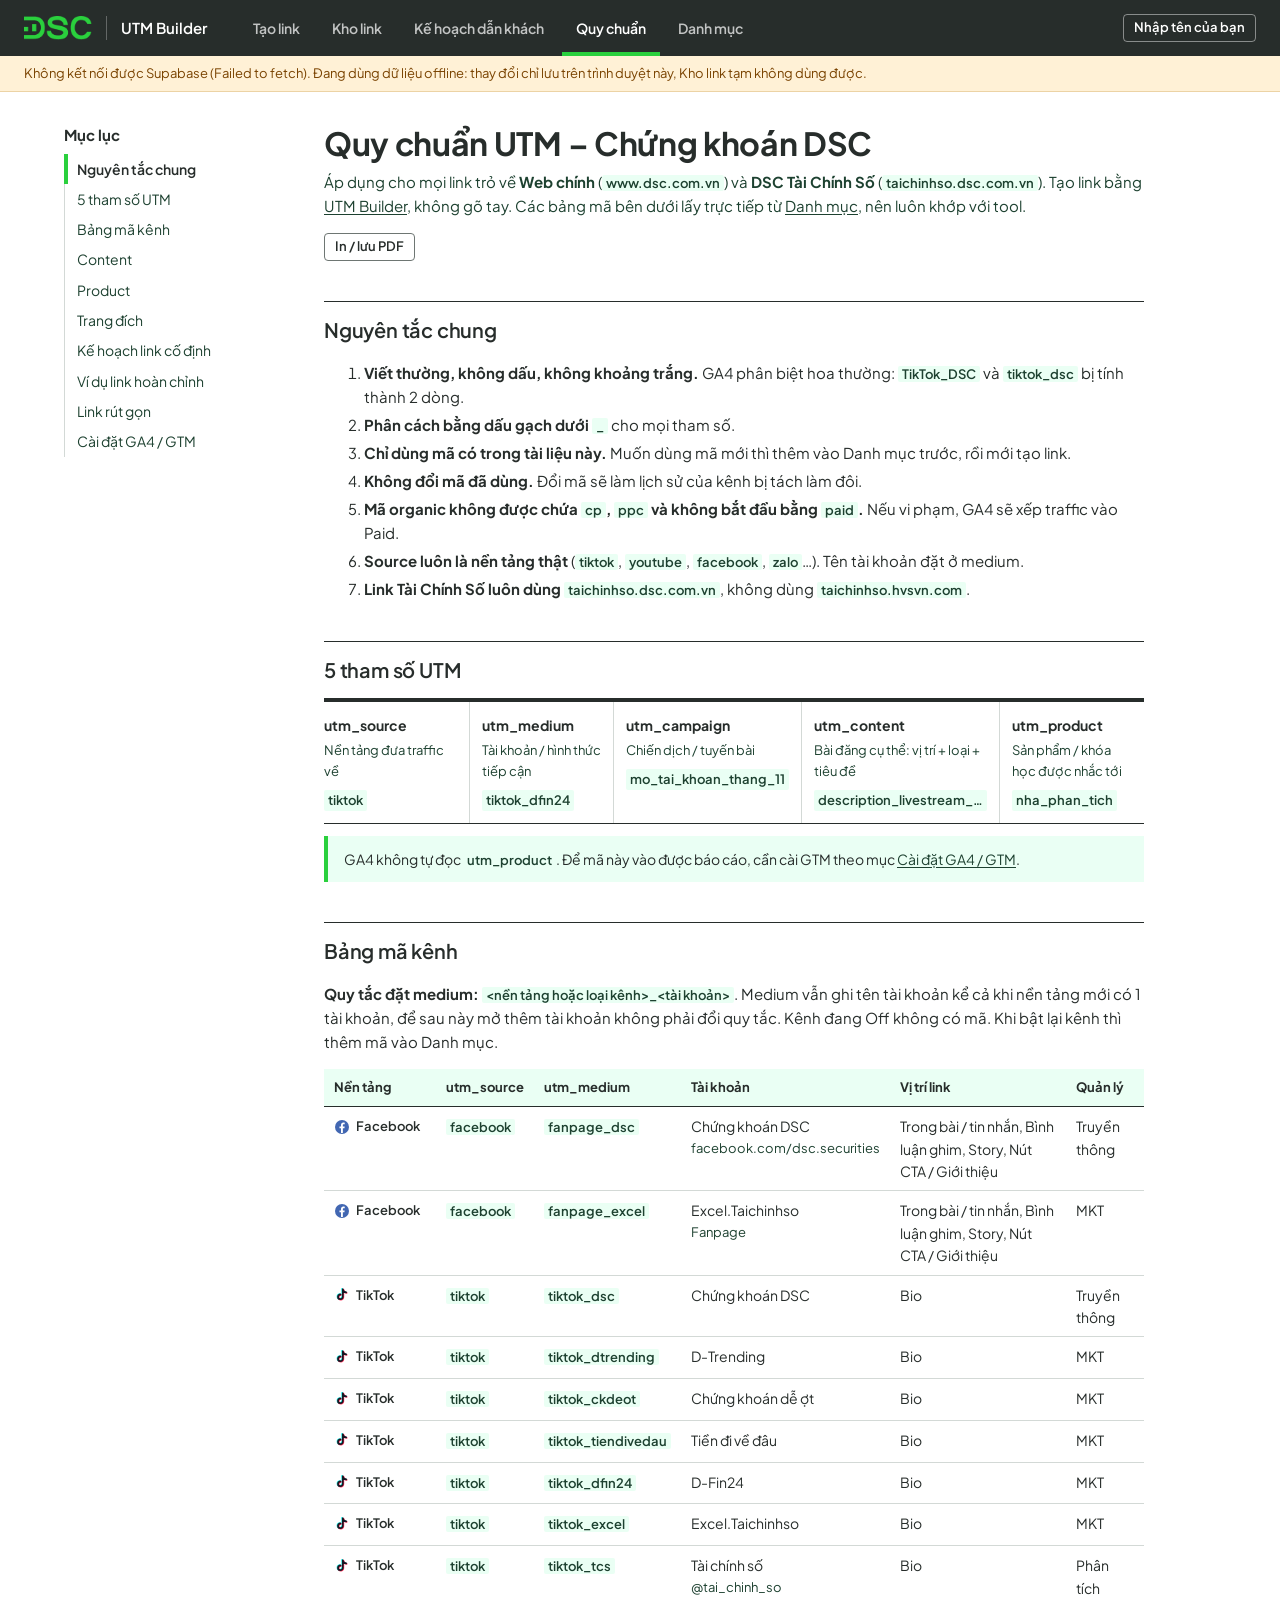
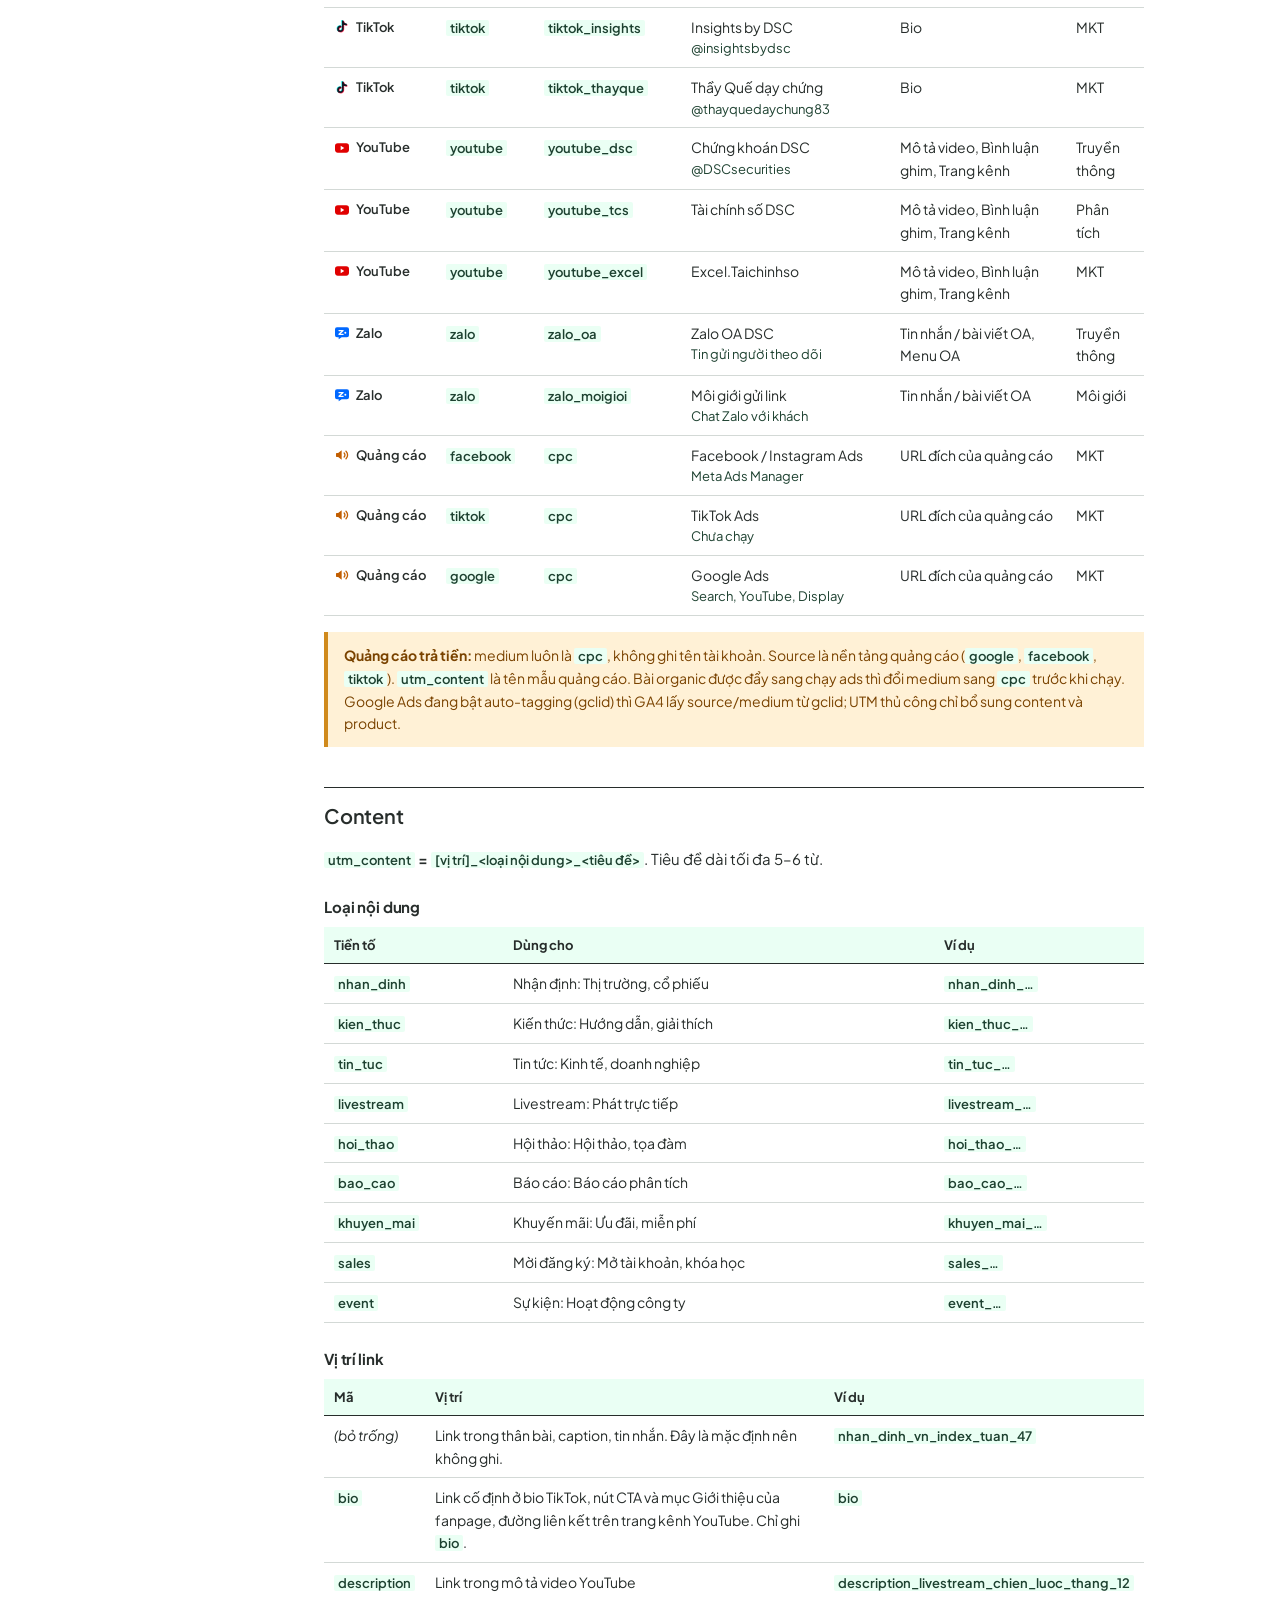
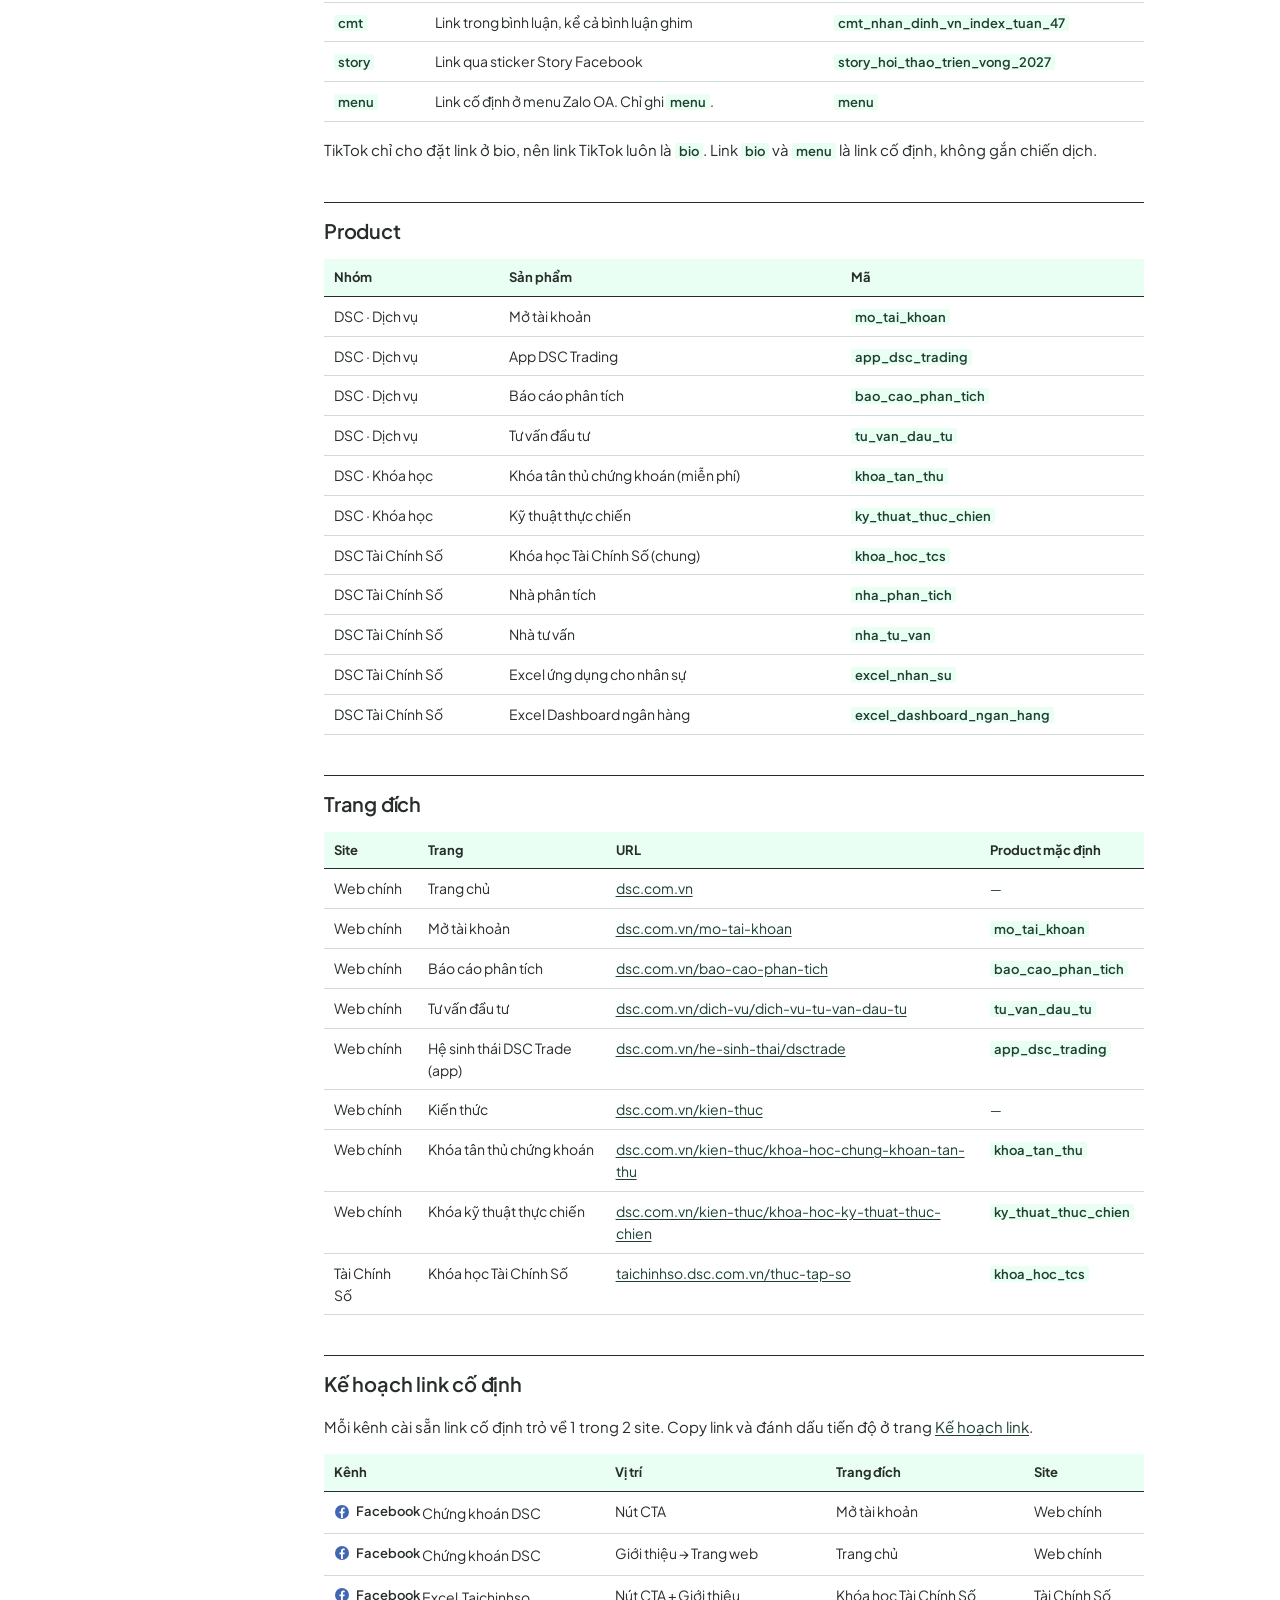
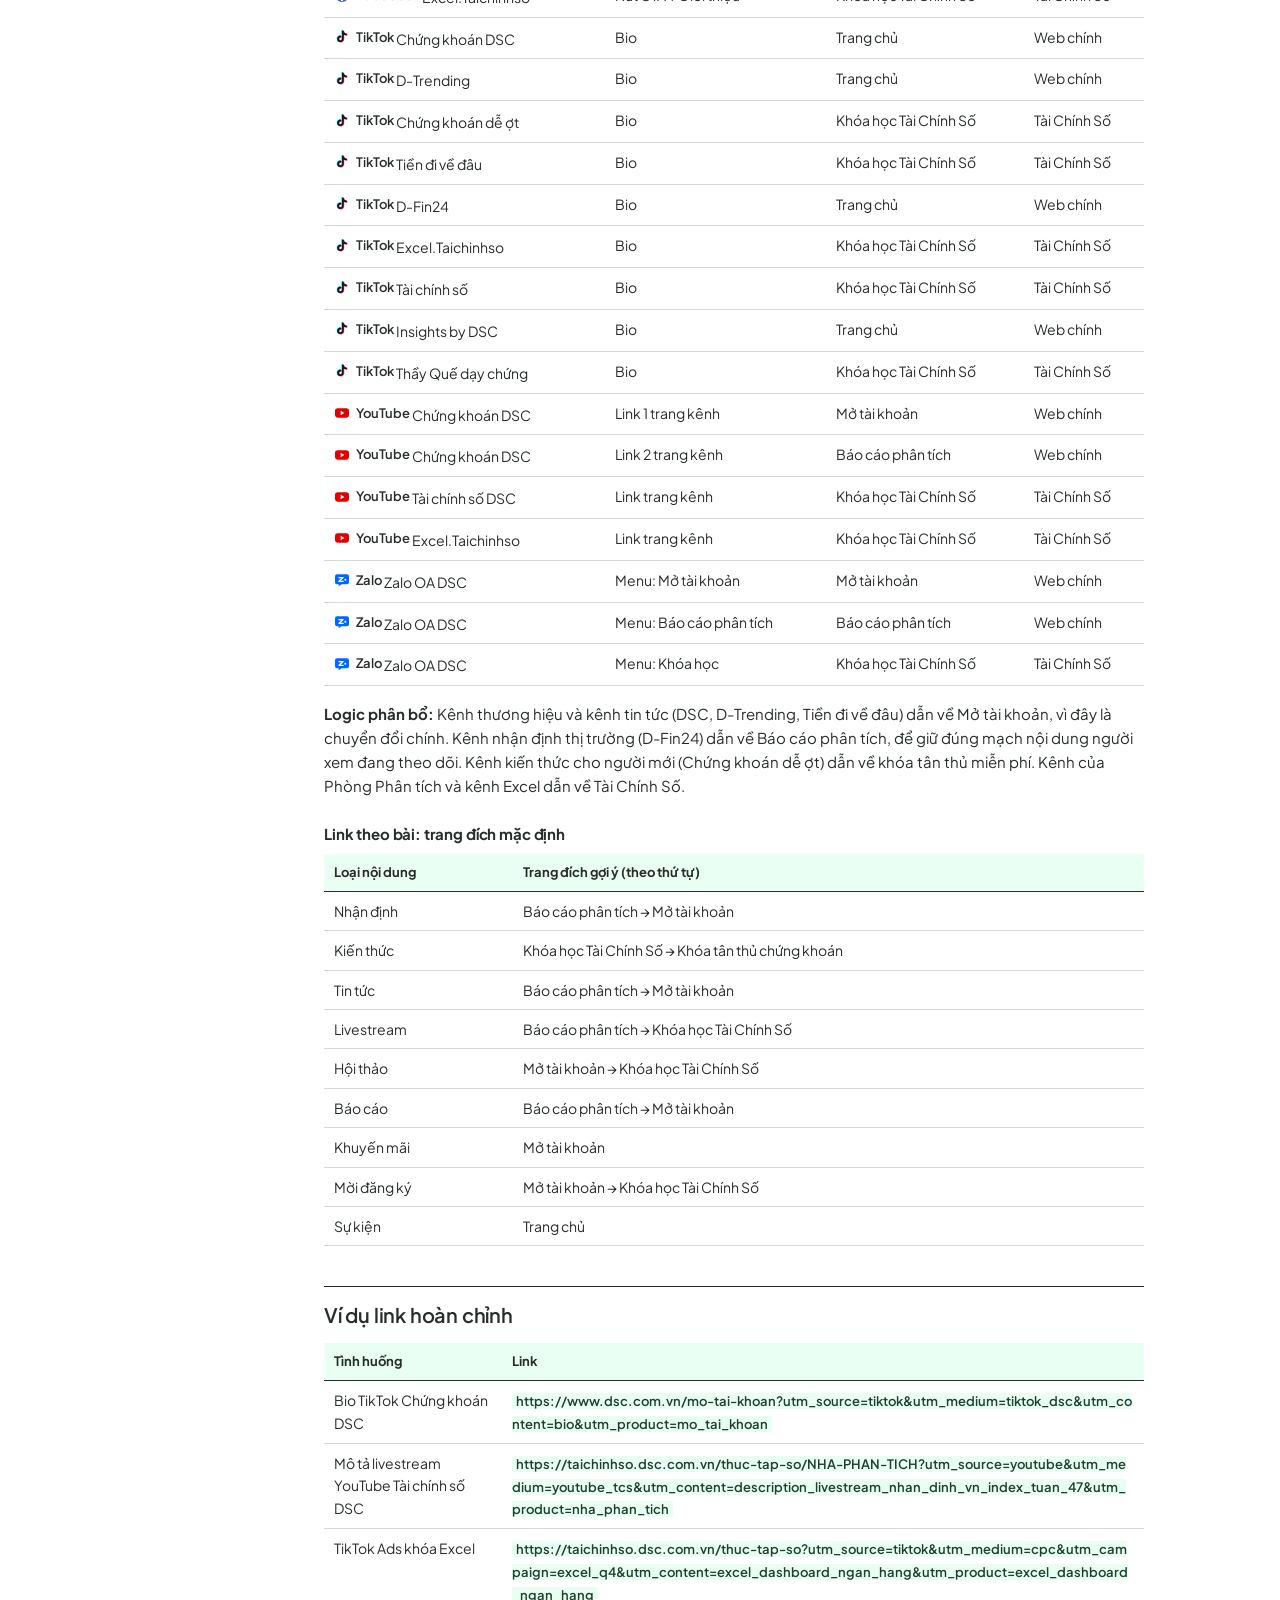
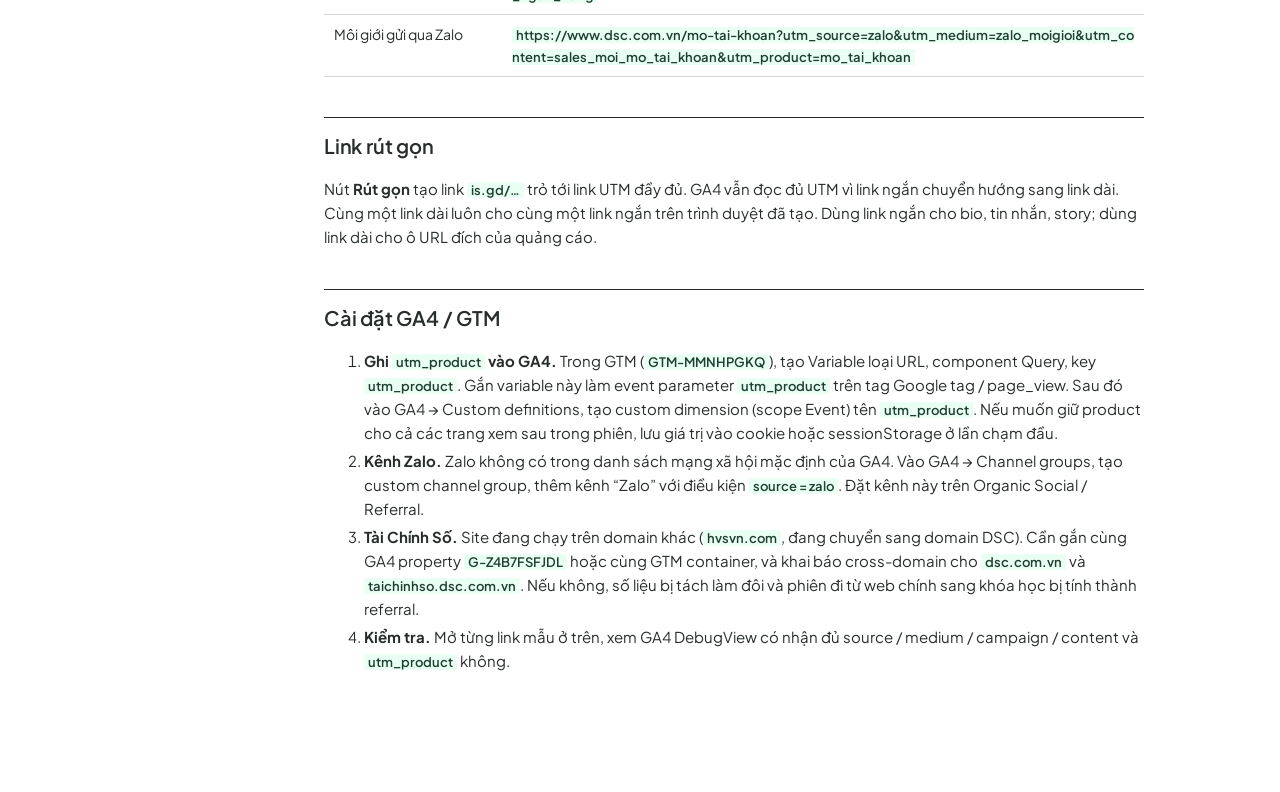
<file: quy-chuan.html>
<!doctype html>
<html lang="vi">
<head>
<meta charset="utf-8">
<meta name="viewport" content="width=device-width, initial-scale=1, viewport-fit=cover">
<title>Quy chuẩn UTM · DSC UTM Builder</title>
<link rel="preconnect" href="https://fonts.googleapis.com">
<link rel="preconnect" href="https://fonts.gstatic.com" crossorigin>
<link rel="stylesheet" href="https://fonts.googleapis.com/css2?family=Plus+Jakarta+Sans:ital,wght@0,400;0,600;0,700;1,400&display=swap">
<link rel="stylesheet" href="assets/style.css">
</head>
<body>
<div class="doc">
  <nav class="toc" id="toc" aria-label="Mục lục"><b>Mục lục</b></nav>
  <article>
    <h1>Quy chuẩn UTM – Chứng khoán DSC</h1>
    <p class="lead">Áp dụng cho mọi link trỏ về <b>Web chính</b> (<code>www.dsc.com.vn</code>) và <b>DSC Tài Chính Số</b> (<code>taichinhso.dsc.com.vn</code>). Tạo link bằng <a href="index.html">UTM Builder</a>, không gõ tay. Các bảng mã bên dưới lấy trực tiếp từ <a href="danh-muc.html">Danh mục</a>, nên luôn khớp với tool.</p>
    <p class="no-print"><button type="button" class="btn ghost sm" onclick="window.print()">In / lưu PDF</button></p>

    <h2 id="nguyen-tac">Nguyên tắc chung</h2>
    <ol>
      <li><b>Viết thường, không dấu, không khoảng trắng.</b> GA4 phân biệt hoa thường: <code>TikTok_DSC</code> và <code>tiktok_dsc</code> bị tính thành 2 dòng.</li>
      <li><b>Phân cách bằng dấu gạch dưới <code>_</code></b> cho mọi tham số.</li>
      <li><b>Chỉ dùng mã có trong tài liệu này.</b> Muốn dùng mã mới thì thêm vào Danh mục trước, rồi mới tạo link.</li>
      <li><b>Không đổi mã đã dùng.</b> Đổi mã sẽ làm lịch sử của kênh bị tách làm đôi.</li>
      <li><b>Mã organic không được chứa <code>cp</code>, <code>ppc</code> và không bắt đầu bằng <code>paid</code>.</b> Nếu vi phạm, GA4 sẽ xếp traffic vào Paid.</li>
      <li><b>Source luôn là nền tảng thật</b> (<code>tiktok</code>, <code>youtube</code>, <code>facebook</code>, <code>zalo</code>…). Tên tài khoản đặt ở medium.</li>
      <li><b>Link Tài Chính Số luôn dùng <code>taichinhso.dsc.com.vn</code></b>, không dùng <code>taichinhso.hvsvn.com</code>.</li>
    </ol>

    <h2 id="tham-so">5 tham số UTM</h2>
    <div class="params5">
      <div class="k-source"><b>utm_source</b><span>Nền tảng đưa traffic về</span><code>tiktok</code></div>
      <div class="k-medium"><b>utm_medium</b><span>Tài khoản / hình thức tiếp cận</span><code>tiktok_dfin24</code></div>
      <div class="k-campaign"><b>utm_campaign</b><span>Chiến dịch / tuyến bài</span><code>mo_tai_khoan_thang_11</code></div>
      <div class="k-content"><b>utm_content</b><span>Bài đăng cụ thể: vị trí + loại + tiêu đề</span><code>description_livestream_…</code></div>
      <div class="k-product"><b>utm_product</b><span>Sản phẩm / khóa học được nhắc tới</span><code>nha_phan_tich</code></div>
    </div>
    <div class="callout">GA4 không tự đọc <code>utm_product</code>. Để mã này vào được báo cáo, cần cài GTM theo mục <a href="#ga4">Cài đặt GA4 / GTM</a>.</div>

    <h2 id="kenh">Bảng mã kênh</h2>
    <p><b>Quy tắc đặt medium:</b> <code>&lt;nền tảng hoặc loại kênh&gt;_&lt;tài khoản&gt;</code>. Medium vẫn ghi tên tài khoản kể cả khi nền tảng mới có 1 tài khoản, để sau này mở thêm tài khoản không phải đổi quy tắc. Kênh đang Off không có mã. Khi bật lại kênh thì thêm mã vào Danh mục.</p>
    <table id="tblAccounts"></table>
    <div class="callout warn"><b>Quảng cáo trả tiền:</b> medium luôn là <code>cpc</code>, không ghi tên tài khoản. Source là nền tảng quảng cáo (<code>google</code>, <code>facebook</code>, <code>tiktok</code>). <code>utm_content</code> là tên mẫu quảng cáo. Bài organic được đẩy sang chạy ads thì đổi medium sang <code>cpc</code> trước khi chạy. Google Ads đang bật auto-tagging (gclid) thì GA4 lấy source/medium từ gclid; UTM thủ công chỉ bổ sung content và product.</div>

    <h2 id="content">Content</h2>
    <p><b><code>utm_content</code> = <code>[vị trí]_&lt;loại nội dung&gt;_&lt;tiêu đề&gt;</code></b>. Tiêu đề dài tối đa 5–6 từ.</p>
    <h3>Loại nội dung</h3>
    <table id="tblPrefixes"></table>
    <h3>Vị trí link</h3>
    <table>
      <thead><tr><th>Mã</th><th>Vị trí</th><th>Ví dụ</th></tr></thead>
      <tbody>
        <tr><td><i>(bỏ trống)</i></td><td>Link trong thân bài, caption, tin nhắn. Đây là mặc định nên không ghi.</td><td><code>nhan_dinh_vn_index_tuan_47</code></td></tr>
        <tr><td><code>bio</code></td><td>Link cố định ở bio TikTok, nút CTA và mục Giới thiệu của fanpage, đường liên kết trên trang kênh YouTube. Chỉ ghi <code>bio</code>.</td><td><code>bio</code></td></tr>
        <tr><td><code>description</code></td><td>Link trong mô tả video YouTube</td><td><code>description_livestream_chien_luoc_thang_12</code></td></tr>
        <tr><td><code>cmt</code></td><td>Link trong bình luận, kể cả bình luận ghim</td><td><code>cmt_nhan_dinh_vn_index_tuan_47</code></td></tr>
        <tr><td><code>story</code></td><td>Link qua sticker Story Facebook</td><td><code>story_hoi_thao_trien_vong_2027</code></td></tr>
        <tr><td><code>menu</code></td><td>Link cố định ở menu Zalo OA. Chỉ ghi <code>menu</code>.</td><td><code>menu</code></td></tr>
      </tbody>
    </table>
    <p>TikTok chỉ cho đặt link ở bio, nên link TikTok luôn là <code>bio</code>. Link <code>bio</code> và <code>menu</code> là link cố định, không gắn chiến dịch.</p>

    <h2 id="product">Product</h2>
    <table id="tblProducts"></table>

    <h2 id="trang-dich">Trang đích</h2>
    <table id="tblLandings"></table>

    <h2 id="ke-hoach">Kế hoạch link cố định</h2>
    <p>Mỗi kênh cài sẵn link cố định trỏ về 1 trong 2 site. Copy link và đánh dấu tiến độ ở trang <a href="ke-hoach.html">Kế hoạch link</a>.</p>
    <table id="tblSlots"></table>
    <p><b>Logic phân bổ:</b> Kênh thương hiệu và kênh tin tức (DSC, D-Trending, Tiền đi về đâu) dẫn về Mở tài khoản, vì đây là chuyển đổi chính. Kênh nhận định thị trường (D-Fin24) dẫn về Báo cáo phân tích, để giữ đúng mạch nội dung người xem đang theo dõi. Kênh kiến thức cho người mới (Chứng khoán dễ ợt) dẫn về khóa tân thủ miễn phí. Kênh của Phòng Phân tích và kênh Excel dẫn về Tài Chính Số.</p>
    <h3>Link theo bài: trang đích mặc định</h3>
    <table id="tblRoutes"></table>

    <h2 id="vi-du">Ví dụ link hoàn chỉnh</h2>
    <table>
      <thead><tr><th>Tình huống</th><th>Link</th></tr></thead>
      <tbody>
        <tr><td>Bio TikTok Chứng khoán DSC</td><td class="wrap"><code>https://www.dsc.com.vn/mo-tai-khoan?utm_source=tiktok&amp;utm_medium=tiktok_dsc&amp;utm_content=bio&amp;utm_product=mo_tai_khoan</code></td></tr>
        <tr><td>Mô tả livestream YouTube Tài chính số DSC</td><td class="wrap"><code>https://taichinhso.dsc.com.vn/thuc-tap-so/NHA-PHAN-TICH?utm_source=youtube&amp;utm_medium=youtube_tcs&amp;utm_content=description_livestream_nhan_dinh_vn_index_tuan_47&amp;utm_product=nha_phan_tich</code></td></tr>
        <tr><td>TikTok Ads khóa Excel</td><td class="wrap"><code>https://taichinhso.dsc.com.vn/thuc-tap-so?utm_source=tiktok&amp;utm_medium=cpc&amp;utm_campaign=excel_q4&amp;utm_content=excel_dashboard_ngan_hang&amp;utm_product=excel_dashboard_ngan_hang</code></td></tr>
        <tr><td>Môi giới gửi qua Zalo</td><td class="wrap"><code>https://www.dsc.com.vn/mo-tai-khoan?utm_source=zalo&amp;utm_medium=zalo_moigioi&amp;utm_content=sales_moi_mo_tai_khoan&amp;utm_product=mo_tai_khoan</code></td></tr>
      </tbody>
    </table>

    <h2 id="rut-gon">Link rút gọn</h2>
    <p>Nút <b>Rút gọn</b> tạo link <code>is.gd/…</code> trỏ tới link UTM đầy đủ. GA4 vẫn đọc đủ UTM vì link ngắn chuyển hướng sang link dài. Cùng một link dài luôn cho cùng một link ngắn trên trình duyệt đã tạo. Dùng link ngắn cho bio, tin nhắn, story; dùng link dài cho ô URL đích của quảng cáo.</p>

    <h2 id="ga4">Cài đặt GA4 / GTM</h2>
    <ol>
      <li><b>Ghi <code>utm_product</code> vào GA4.</b> Trong GTM (<code>GTM-MMNHPGKQ</code>), tạo Variable loại URL, component Query, key <code>utm_product</code>. Gắn variable này làm event parameter <code>utm_product</code> trên tag Google tag / page_view. Sau đó vào GA4 → Custom definitions, tạo custom dimension (scope Event) tên <code>utm_product</code>. Nếu muốn giữ product cho cả các trang xem sau trong phiên, lưu giá trị vào cookie hoặc sessionStorage ở lần chạm đầu.</li>
      <li><b>Kênh Zalo.</b> Zalo không có trong danh sách mạng xã hội mặc định của GA4. Vào GA4 → Channel groups, tạo custom channel group, thêm kênh “Zalo” với điều kiện <code>source = zalo</code>. Đặt kênh này trên Organic Social / Referral.</li>
      <li><b>Tài Chính Số.</b> Site đang chạy trên domain khác (<code>hvsvn.com</code>, đang chuyển sang domain DSC). Cần gắn cùng GA4 property <code>G-Z4B7FSFJDL</code> hoặc cùng GTM container, và khai báo cross-domain cho <code>dsc.com.vn</code> và <code>taichinhso.dsc.com.vn</code>. Nếu không, số liệu bị tách làm đôi và phiên đi từ web chính sang khóa học bị tính thành referral.</li>
      <li><b>Kiểm tra.</b> Mở từng link mẫu ở trên, xem GA4 DebugView có nhận đủ source / medium / campaign / content và <code>utm_product</code> không.</li>
    </ol>
  </article>
</div>

<script src="assets/data.js"></script>
<script src="assets/config.js"></script>
<script src="assets/common.js"></script>
<script>
// Wait for the shared catalog (Supabase) before reading it
DSC.ready().then(function () {
  "use strict";
  const { $, el, PLATFORMS, PLATFORM_ORDER } = DSC;
  DSC.renderNav("rules");
  const D = DSC.loadData();
  const code = t => t ? el("code", {}, t) : el("span", { class: "hint" }, "—");
  function table(id, head, rows) {
    const t = $(id); t.innerHTML = "";
    t.append(el("thead", {}, el("tr", {}, head.map(h => el("th", {}, h)))),
      el("tbody", {}, rows.map(r => el("tr", {}, r.map(c => el("td", {}, c))))));
  }
  const badge = p => { const P = PLATFORMS[p] || PLATFORMS.other; return el("span", { class: "badge", style: { "--c": P.color } }, DSC.icon(p in PLATFORMS ? p : "other"), P.name); };

  const accts = PLATFORM_ORDER.flatMap(p => D.accounts.filter(a => a.p === p));
  table("tblAccounts", ["Nền tảng", "utm_source", "utm_medium", "Tài khoản", "Vị trí link", "Quản lý"],
    accts.map(a => [badge(a.p), code(a.s), code(a.m), [a.name, a.sub ? el("div", { class: "hint" }, a.sub) : ""],
      a.paid ? "URL đích của quảng cáo" : (a.pos || []).map(p => DSC.posLabel(p, a.p)).join(", "), a.owner || ""]));
  table("tblPrefixes", ["Tiền tố", "Dùng cho", "Ví dụ"],
    D.prefixes.map(x => [code(x.code), `${x.label}: ${x.help}`, code(`${x.code}_…`)]));
  table("tblProducts", ["Nhóm", "Sản phẩm", "Mã"], D.products.map(p => [p.group, p.name, code(p.code)]));
  table("tblLandings", ["Site", "Trang", "URL", "Product mặc định"],
    D.landings.map(l => [l.site, l.label, el("a", { href: l.url, target: "_blank", rel: "noopener" }, DSC.displayUrl(l.url)), code(l.product)]));
  table("tblSlots", ["Kênh", "Vị trí", "Trang đích", "Site"], D.slots.map(s => {
    const a = DSC.account(D, s.m), l = DSC.landing(D, s.to);
    return [a ? [badge(a.p), " ", a.name] : s.m, s.where, l ? l.label : s.to, l ? l.site : ""];
  }));
  table("tblRoutes", ["Loại nội dung", "Trang đích gợi ý (theo thứ tự)"], D.prefixes.map(p => [p.label,
    D.routes.filter(r => r.prefix === p.code).map(r => (DSC.landing(D, r.to) || { label: r.to }).label).join(" → ") || "Chọn theo nội dung bài"]));

  // Table of contents with scroll spy
  const heads = [...document.querySelectorAll("article h2[id]")];
  const toc = $("toc");
  heads.forEach(h => toc.append(el("a", { href: "#" + h.id, "data-id": h.id }, h.textContent)));
  const spy = () => {
    let on = heads[0];
    heads.forEach(h => { if (h.getBoundingClientRect().top < 120) on = h; });
    toc.querySelectorAll("a").forEach(a => a.classList.toggle("on", a.dataset.id === on.id));
  };
  addEventListener("scroll", spy, { passive: true }); spy();
});
</script>
</body>
</html>
</file>
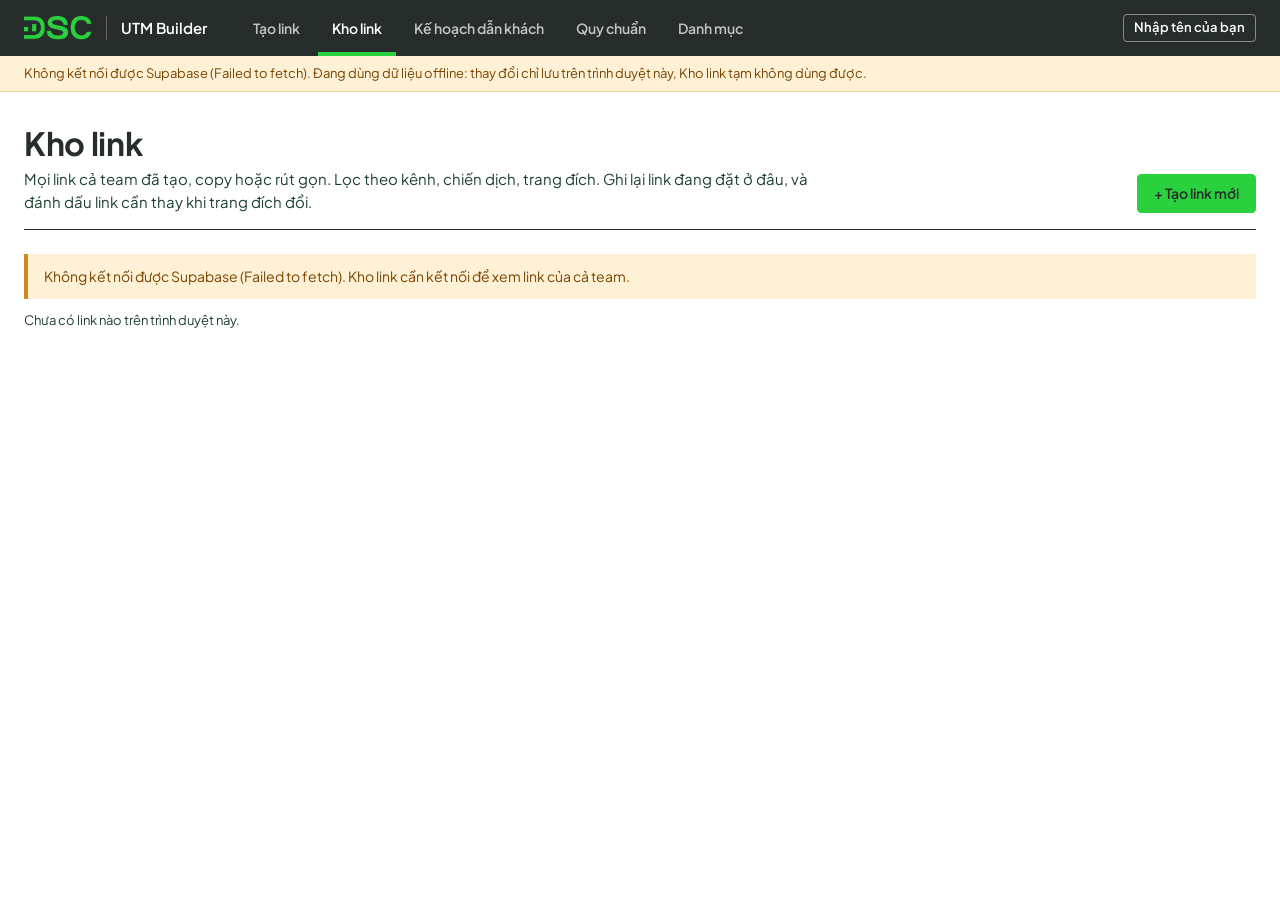
<file: thu-vien.html>
<!doctype html>
<html lang="vi">
<head>
<meta charset="utf-8">
<meta name="viewport" content="width=device-width, initial-scale=1, viewport-fit=cover">
<title>Kho link · DSC UTM Builder</title>
<link rel="preconnect" href="https://fonts.googleapis.com">
<link rel="preconnect" href="https://fonts.gstatic.com" crossorigin>
<link rel="stylesheet" href="https://fonts.googleapis.com/css2?family=Plus+Jakarta+Sans:ital,wght@0,400;0,600;0,700;1,400&display=swap">
<link rel="stylesheet" href="assets/style.css">
</head>
<body>
<div class="page wide">
  <div class="page-h">
    <div>
      <h1>Kho link</h1>
      <p>Mọi link cả team đã tạo, copy hoặc rút gọn. Lọc theo kênh, chiến dịch, trang đích. Ghi lại link đang đặt ở đâu, và đánh dấu link cần thay khi trang đích đổi.</p>
    </div>
    <a class="btn" href="index.html">+ Tạo link mới</a>
  </div>

  <div id="offline" class="callout warn" hidden></div>
  <ul class="alerts" id="alerts"></ul>

  <div class="lib-bar" id="bar" hidden>
    <input type="search" id="q" placeholder="Tìm theo tiêu đề, link, ghi chú, nơi đặt…" aria-label="Tìm link">
    <div class="flt" id="fKind" role="group" aria-label="Loại link"></div>
    <div class="flt" id="fStatus" role="group" aria-label="Trạng thái"></div>
    <div class="lib-sel">
      <select id="fPlat" aria-label="Nền tảng"></select>
      <select id="fAcct" aria-label="Tài khoản"></select>
      <select id="fCamp" aria-label="Chiến dịch"></select>
      <select id="fLand" aria-label="Trang đích"></select>
      <select id="fBy" aria-label="Người tạo"></select>
    </div>
    <div class="lib-sum">
      <div class="flt lib-views" id="fView" role="group" aria-label="Chế độ xem"></div>
      <span id="count" class="hint"></span>
      <span class="grow"></span>
      <button type="button" class="btn ghost sm" id="reset">Bỏ lọc</button>
      <button type="button" class="btn ghost sm" id="csv">Tải CSV</button>
    </div>
  </div>

  <div class="slots lib" id="list"></div>
  <p class="lib-more" id="moreWrap" hidden><button type="button" class="btn ghost" id="more">Xem thêm</button></p>
</div>

<script src="assets/data.js"></script>
<script src="assets/config.js"></script>
<script src="assets/common.js"></script>
<script src="assets/mockups.js"></script>
<script>
// Wait for the shared catalog (Supabase) before reading it
DSC.ready().then(function () {
  "use strict";
  const { $, el, icon, PLATFORMS, PLATFORM_ORDER, displayUrl, toast } = DSC;
  DSC.renderNav("library");
  const D = DSC.loadData();

  const STATUS = { active: "Đang dùng", replace: "Cần thay", retired: "Ngưng dùng" };
  const KIND = { post: "Theo bài", fixed: "Cố định" };
  const PAGE = 120;
  let links = [], shown = PAGE;
  const f = { q: "", kind: "", status: "", plat: "", acct: "", camp: "", land: "", by: "" };
  const peeks = new Set();

  const qs = new URLSearchParams(location.search);
  ["kind", "status", "plat", "acct", "camp", "land", "by", "q"].forEach(k => { if (qs.get(k)) f[k] = qs.get(k); });

  // View modes; the last one used is remembered on this browser
  // Layouts (grouping is done with the filters above): compact list, sortable table, detailed cards per channel
  const VIEWS = [["list", "Danh sách gọn"], ["table", "Bảng"], ["card", "Thẻ chi tiết"]];
  const VKEY = "dsc_utm_lib_view";
  let view = qs.get("view") || (() => { try { return localStorage.getItem(VKEY); } catch (e) { return ""; } })() || "list";
  if (!VIEWS.some(v => v[0] === view)) view = "list";
  const openRows = new Set();   // compact list: rows expanded to full detail
  let sortK = "date", sortDir = -1;

  if (!DSC.isOnline()) {
    const box = $("offline"); box.hidden = false;
    box.append(DSC.configured()
      ? `Không kết nối được Supabase (${DSC.state.error || "lỗi mạng"}). Kho link cần kết nối để xem link của cả team.`
      : "Kho link cần dữ liệu dùng chung. Chưa cấu hình Supabase trong assets/config.js (xem supabase/README.md). Dưới đây là các link vừa tạo trên trình duyệt này.");
    renderLocal();
    return;
  }

  // ===== Helpers =====
  const acctOf = l => DSC.account(D, l.account_m || l.medium, l.source) || DSC.account(D, l.account_m || l.medium);
  const platOf = l => { const a = acctOf(l); return a ? a.p : (PLATFORMS[l.source] ? l.source : "other"); };
  const landOf = l => l.landing_id ? DSC.landing(D, l.landing_id) : null;
  function base(u) { try { const x = new URL(u); return (x.hostname.toLowerCase().replace(/^www\./, "") + x.pathname).replace(/\/+$/, ""); } catch (e) { return ""; } }
  function fmtDate(t) { try { return new Date(t).toLocaleDateString("vi-VN", { day: "2-digit", month: "2-digit", year: "numeric" }); } catch (e) { return ""; } }
  // Planned fixed slot behind a fixed link (account + slot name)
  const slotOf = l => l.kind === "fixed" ? D.slots.find(s => s.m === l.account_m && s.where === l.title) : null;
  const isSlotLink = l => l.kind === "fixed" && l.fields && l.fields.slot;
  // Why an active link needs attention (empty when fine)
  function problem(l) {
    if (l.status === "replace") return isSlotLink(l) && slotOf(l) ? "Kế hoạch đã đổi link này, cần cài link mới trên kênh." : "Đã đánh dấu cần thay.";
    if (l.status !== "active") return "";
    if (isSlotLink(l) && !slotOf(l)) return "Link cố định không còn trong kế hoạch.";
    const lp = landOf(l);
    if (l.landing_id && !lp) return "Trang đích không còn trong Danh mục.";
    if (lp && lp.state === "off") return `Trang đích “${lp.label}” đã tắt.`;
    if (lp && base(l.url) && base(lp.url) && base(l.url) !== base(lp.url)) return `Trang đích “${lp.label}” đã đổi địa chỉ.`;
    if (lp && lp.state === "tam") return `Trang tạm: ${lp.note || "sẽ tắt trong thời gian tới"}.`;
    return "";
  }
  const acctLabel = l => { const a = acctOf(l); return a ? DSC.accountName(a) : [l.source, l.medium].filter(Boolean).join(" · ") || "Chưa rõ kênh"; };

  // ===== Load =====
  async function load() {
    try { await DSC.syncFixedLinks(D); } catch (e) { /* the list below still loads */ }
    try { links = await DSC.listLinks(); }
    catch (e) { $("offline").hidden = false; $("offline").textContent = "Không tải được Kho link: " + e.message; return; }
    $("bar").hidden = false;
    fillFilters(); render();
  }

  function opt(sel, label, entries, val) {
    sel.innerHTML = "";
    sel.append(el("option", { value: "" }, label));
    entries.forEach(([v, t]) => sel.append(el("option", { value: v }, t)));
    sel.value = val; if (sel.value !== val) sel.value = "";
  }
  function fillFilters() {
    const chips = (box, key, items) => {
      box.innerHTML = "";
      items.forEach(([v, t]) => box.append(el("button", { type: "button", class: "chip", "aria-pressed": String(f[key] === v),
        onclick: () => { f[key] = v; shown = PAGE; fillFilters(); render(); } }, t)));
    };
    chips($("fKind"), "kind", [["", "Mọi loại"], ["post", "Theo bài"], ["fixed", "Cố định (bio, menu)"]]);
    chips($("fStatus"), "status", [["", "Mọi trạng thái"], ["active", "Đang dùng"], ["attn", "Cần xử lý"], ["replace", "Cần thay"], ["retired", "Ngưng dùng"]]);
    const uniq = arr => [...new Set(arr.filter(Boolean))];
    opt($("fPlat"), "Mọi nền tảng", PLATFORM_ORDER.filter(p => links.some(l => platOf(l) === p)).map(p => [p, PLATFORMS[p].name]), f.plat);
    const accts = new Map(); links.filter(l => !f.plat || platOf(l) === f.plat).forEach(l => accts.set(l.account_m || l.medium || "", acctLabel(l)));
    opt($("fAcct"), "Mọi tài khoản", [...accts].filter(([k]) => k).sort((a, b) => a[1].localeCompare(b[1], "vi")), f.acct);
    opt($("fCamp"), "Mọi chiến dịch", uniq(links.map(l => l.campaign)).sort().map(c => [c, c]), f.camp);
    opt($("fLand"), "Mọi trang đích", uniq(links.map(l => l.landing_id)).map(id => [id, DSC.landingLabel(DSC.landing(D, id)) || id]), f.land);
    opt($("fBy"), "Mọi người tạo", uniq(links.map(l => l.created_by)).sort().map(b => [b, b === DSC.me() ? `${b} (bạn)` : b]), f.by);
    $("q").value = f.q;
  }
  [["fPlat", "plat"], ["fAcct", "acct"], ["fCamp", "camp"], ["fLand", "land"], ["fBy", "by"]].forEach(([id, k]) =>
    $(id).addEventListener("change", e => { f[k] = e.target.value; if (k === "plat") f.acct = ""; shown = PAGE; fillFilters(); render(); }));
  let qt; $("q").addEventListener("input", e => { clearTimeout(qt); qt = setTimeout(() => { f.q = e.target.value; shown = PAGE; render(); }, 150); });
  $("reset").addEventListener("click", () => { Object.keys(f).forEach(k => f[k] = ""); shown = PAGE; fillFilters(); render(); });
  $("more").addEventListener("click", () => { shown += PAGE; render(); });

  function filtered() {
    const q = DSC.slug(f.q);
    return links.filter(l =>
      (!f.kind || l.kind === f.kind) &&
      (!f.status || (f.status === "attn" ? !!problem(l) : l.status === f.status)) &&
      (!f.plat || platOf(l) === f.plat) &&
      (!f.acct || (l.account_m || l.medium) === f.acct) &&
      (!f.camp || l.campaign === f.camp) &&
      (!f.land || l.landing_id === f.land) &&
      (!f.by || l.created_by === f.by) &&
      (!q || DSC.slug([l.label, l.title, l.url, l.short_url, l.note, l.placed_at, l.campaign].join(" ")).includes(q)));
  }

  // ===== Alerts: links that need attention =====
  function renderAlerts() {
    const ul = $("alerts"); ul.innerHTML = "";
    const bad = links.filter(problem);
    if (!bad.length) return;
    const fixedN = bad.filter(l => l.kind === "fixed").length;
    ul.append(el("li", {}, el("b", {}, `${bad.length} link cần xử lý`),
      fixedN ? ` (${fixedN} link cố định phải cài lại trên kênh)` : "",
      ": trang đích đã tắt, đổi địa chỉ, là trang tạm, hoặc đã đánh dấu cần thay. ",
      f.status === "attn" ? null : el("button", { type: "button", class: "qe-link", onclick: () => { f.status = "attn"; shown = PAGE; fillFilters(); render(); } }, "Xem các link này")));
  }

  // ===== List =====
  function renderViews() {
    const box = $("fView"); box.innerHTML = "";
    box.append(el("span", { class: "lib-vl" }, "Xem:"));
    VIEWS.forEach(([v, t]) => box.append(el("button", { type: "button", class: "chip", "aria-pressed": String(view === v),
      onclick: () => { view = v; shown = PAGE; try { localStorage.setItem(VKEY, v); } catch (e) {} render(); } }, t)));
  }

  function statusCounts(list) {
    const n = st => list.filter(l => l.status === st).length;
    return [n("replace") ? `${n("replace")} cần thay` : "", n("retired") ? `${n("retired")} ngưng` : ""].filter(Boolean).join(" · ");
  }

  function render() {
    renderAlerts(); renderViews();
    const rows = filtered();
    $("count").textContent = `${rows.length} / ${links.length} link`;
    const box = $("list"); box.innerHTML = "";
    box.className = view === "table" ? "lib-tbl-wrap" : view === "list" ? "lib-ul" : "slots lib";
    if (!links.length) {
      box.append(el("p", { class: "hint" }, "Chưa có link nào. Link được lưu vào đây khi bạn bấm Copy hoặc Rút gọn ở trang Tạo link, Kế hoạch."));
      $("moreWrap").hidden = true; return;
    }
    if (!rows.length) { box.append(el("p", { class: "hint" }, "Không có link nào khớp bộ lọc.")); $("moreWrap").hidden = true; return; }
    $("moreWrap").hidden = rows.length <= shown;
    if (view === "table") return renderTable(box, rows);
    if (view === "list") return renderCompact(box, rows);
    // Detailed cards, one card per channel
    const groups = new Map();
    rows.slice(0, shown).forEach(l => { const k = l.account_m || l.medium || "?"; if (!groups.has(k)) groups.set(k, []); groups.get(k).push(l); });
    groups.forEach(list => {
      const l0 = list[0], p = platOf(l0), a = acctOf(l0);
      const card = el("article", { class: "card acard", style: { "--c": (PLATFORMS[p] || PLATFORMS.other).color } },
        el("div", { class: "acard-h" }, icon(p), el("b", {}, acctLabel(l0)),
          el("small", {}, [a && a.owner, `${list.length} link`, statusCounts(list)].filter(Boolean).join(" · "))));
      list.forEach(l => card.append(row(l, a)));
      box.append(card);
    });
  }

  // ===== Compact list: one line per link, click to expand the full detail =====
  function renderCompact(box, rows) {
    rows.slice(0, shown).forEach(l => {
      const p = platOf(l), lp = landOf(l), short = l.short_url || DSC.cachedShort(l.url), warn = problem(l), open = openRows.has(l.id);
      const toggle = () => { open ? openRows.delete(l.id) : openRows.add(l.id); render(); };
      box.append(el("div", { class: "lib-li" + (open ? " open" : "") + (l.status === "retired" ? " off" : "") + (warn ? " warn" : ""), style: { "--c": (PLATFORMS[p] || PLATFORMS.other).color } },
        el("div", { class: "lib-li-h" },
          el("button", { type: "button", class: "lib-li-main", "aria-expanded": String(open), title: open ? "Thu gọn" : "Xem chi tiết", onclick: toggle },
            el("span", { class: "lib-li-ico" }, icon(p)),
            el("span", { class: "lib-li-t" },
              el("b", {}, l.title || l.label || displayUrl(l.url), l.kind === "fixed" ? el("span", { class: "tag fix" }, "Cố định") : null),
              el("small", {}, [acctLabel(l), lp ? "→ " + DSC.landingLabel(lp) : "", l.campaign, [l.created_by, fmtDate(l.created_at)].filter(Boolean).join(", ")].filter(Boolean).join(" · "))),
            el("span", { class: "lib-li-url", title: l.url }, short ? short.replace(/^https?:\/\//, "") : displayUrl(l.url)),
            el("span", { class: "lib-badge s-" + l.status }, warn && l.status === "active" ? "Cần xử lý" : STATUS[l.status]),
            el("span", { class: "lib-li-car", "aria-hidden": "true" }, open ? "▾" : "▸")),
          el("button", { type: "button", class: "btn sm", onclick: e => DSC.copyText(short || l.url, e.currentTarget) }, short ? "Copy ngắn" : "Copy")),
        open ? row(l, acctOf(l)) : null));
    });
  }

  // ===== Table view: one line per link, sortable =====
  const COLS = [
    ["title", "Tiêu đề", l => (l.title || l.label || "").toLowerCase()],
    ["acct", "Kênh", l => acctLabel(l).toLowerCase()],
    ["land", "Trang đích", l => (DSC.landingLabel(landOf(l)) || l.url).toLowerCase()],
    ["camp", "Chiến dịch", l => (l.campaign || "").toLowerCase()],
    ["status", "Trạng thái", l => ({ replace: 0, active: 1, retired: 2 })[l.status]],
    ["by", "Người tạo", l => (l.created_by || "").toLowerCase()],
    ["date", "Ngày tạo", l => l.created_at || ""],
    ["placed", "Đặt ở", l => (l.placed_at || "").toLowerCase()]
  ];
  function renderTable(box, rows) {
    const col = COLS.find(c => c[0] === sortK) || COLS[6];
    const sorted = rows.slice().sort((a, b) => { const x = col[2](a), y = col[2](b); return (x < y ? -1 : x > y ? 1 : 0) * sortDir; });
    const th = ([k, t]) => el("th", { "aria-sort": sortK === k ? (sortDir > 0 ? "ascending" : "descending") : null },
      el("button", { type: "button", onclick: () => { if (sortK === k) sortDir = -sortDir; else { sortK = k; sortDir = k === "date" ? -1 : 1; } render(); } },
        t, sortK === k ? (sortDir > 0 ? " ▲" : " ▼") : ""));
    const tb = el("tbody");
    sorted.slice(0, shown).forEach(l => {
      const lp = landOf(l), short = l.short_url || DSC.cachedShort(l.url), warn = problem(l), p = platOf(l);
      const st = el("select", { class: "lib-status s-" + l.status, "aria-label": "Trạng thái", onchange: e => patch(l, { status: e.target.value }) },
        Object.entries(STATUS).map(([v, t]) => el("option", { value: v }, t)));
      st.value = l.status;
      tb.append(el("tr", { class: (l.status === "retired" ? "off " : "") + (warn ? "warn" : "") },
        el("td", { class: "t" }, el("b", {}, l.title || l.label || displayUrl(l.url)), " ",
          el("span", { class: "tag" + (l.kind === "fixed" ? " fix" : "") }, KIND[l.kind] || l.kind),
          warn ? el("div", { class: "warnline" }, warn) : null,
          el("div", { class: "lk", title: l.url }, short ? short.replace(/^https?:\/\//, "") : displayUrl(l.url))),
        el("td", {}, el("span", { class: "lib-ch", style: { "--c": (PLATFORMS[p] || PLATFORMS.other).color } }, icon(p), acctLabel(l))),
        el("td", {}, lp ? DSC.landingLabel(lp) : displayUrl((l.url || "").split("?")[0])),
        el("td", {}, l.campaign || el("span", { class: "hint" }, "—")),
        el("td", {}, st),
        el("td", {}, l.created_by || ""),
        el("td", { class: "nw" }, fmtDate(l.created_at)),
        el("td", { class: "placed" }, l.placed_at ? (/^https?:\/\//.test(l.placed_at) ? el("a", { href: l.placed_at, target: "_blank", rel: "noopener" }, "Mở ↗") : l.placed_at) : el("span", { class: "hint" }, "—")),
        el("td", { class: "nw" },
          el("button", { type: "button", class: "btn sm", onclick: e => DSC.copyText(short || l.url, e.currentTarget) }, short ? "Copy ngắn" : "Copy"), " ",
          el("a", { class: "qe-link", href: "index.html?from=" + encodeURIComponent(l.id) }, "Tạo tương tự"))));
    });
    box.append(el("table", { class: "lib-tbl" }, el("thead", {}, el("tr", {}, COLS.map(th), el("th", {}))), tb));
  }

  function row(l, a) {
    const lp = landOf(l), short = l.short_url || DSC.cachedShort(l.url), warn = problem(l), open = peeks.has(l.id);
    const statusSel = el("select", { class: "lib-status s-" + l.status, "aria-label": "Trạng thái link",
      onchange: e => patch(l, { status: e.target.value }) }, Object.entries(STATUS).map(([v, t]) => el("option", { value: v }, t)));
    statusSel.value = l.status;
    const placed = el("input", { type: "text", class: "lib-placed", value: l.placed_at || "", placeholder: "Đã đặt ở đâu? Dán link bài đăng hoặc ghi “Bio TikTok”…",
      "aria-label": "Nơi đã đặt link", onchange: e => patch(l, { placed_at: e.target.value.trim() || null }) });
    return el("div", { class: "sl nocheck lib-row" + (l.status === "retired" ? " off" : "") },
      el("div", {},
        el("div", { class: "t" }, l.title || l.label || displayUrl(l.url), " ",
          el("span", { class: "tag" + (l.kind === "fixed" ? " fix" : "") }, KIND[l.kind] || l.kind)),
        view !== "card" ? el("div", { class: "how" }, el("span", { class: "lib-ch", style: { "--c": (PLATFORMS[platOf(l)] || PLATFORMS.other).color } }, icon(platOf(l)), acctLabel(l))) : null,
        el("div", { class: "how" }, [
          lp ? "→ " + DSC.landingLabel(lp) : l.url ? "→ " + displayUrl(l.url.split("?")[0]) : "",
          l.campaign ? "Chiến dịch: " + l.campaign : "",
          l.product && (!lp || DSC.productName(D, l.product) !== lp.label) ? DSC.productName(D, l.product) : "",
          [l.created_by, fmtDate(l.created_at)].filter(Boolean).join(", ")
        ].filter(Boolean).join(" · ")),
        reinstall(l) || (warn ? el("div", { class: "how warnline" }, warn, " ",
          el("a", { href: "index.html?from=" + encodeURIComponent(l.id) }, l.kind === "fixed" ? "Tạo link mới để cài lại" : "Tạo link thay thế")) : null),
        short ? el("div", { class: "lk s" }, short.replace(/^https?:\/\//, "")) : null,
        el("div", { class: "lk" }, l.url),
        el("div", { class: "lib-edit" }, placed, statusSel),
        l.note ? el("div", { class: "how" }, "Ghi chú: ", l.note) : null,
        el("div", { class: "lib-acts" },
          el("a", { class: "qe-link", href: "index.html?from=" + encodeURIComponent(l.id), title: "Mở trang Tạo link với các lựa chọn của link này" }, "Tạo tương tự"),
          isSlotLink(l) && slotOf(l) ? el("a", { class: "qe-link", href: "danh-muc.html?k=" + encodeURIComponent(`${l.account_m}|${l.title}`) + "#slots", title: "Đổi trang đích hoặc cách đặt của link cố định này" }, "Sửa trong kế hoạch") : null,
          el("button", { type: "button", class: "qe-link", "aria-expanded": String(open), onclick: () => { open ? peeks.delete(l.id) : peeks.add(l.id); render(); } }, open ? "Ẩn hình" : "Xem vị trí"),
          el("button", { type: "button", class: "qe-link", onclick: () => { const n = prompt("Ghi chú cho link này:", l.note || ""); if (n !== null) patch(l, { note: n.trim() || null }); } }, l.note ? "Sửa ghi chú" : "Ghi chú"),
          el("button", { type: "button", class: "qe-link danger", onclick: () => { if (confirm("Xóa link này khỏi Kho link? (Link vẫn hoạt động nếu đã đăng.)")) patch(l, { deleted_at: new Date().toISOString() }); } }, "Xóa")),
        open ? el("div", { class: "peek" }, el("div", { class: "peekbox" }, el("div", { class: "phone" },
          el("div", { class: "phone-scr", html: Mockup.render(platOf(l), l.position || "", { name: a ? a.name : acctLabel(l), where: l.kind === "fixed" ? l.title : "",
            url: short ? short.replace(/^https?:\/\//, "") : displayUrl(l.url), source: l.source, handle: a && a.sub && a.sub.startsWith("@") ? a.sub.slice(1) : "" }) })))) : null),
      el("div", { class: "btns" },
        el("button", { type: "button", class: "btn sm", onclick: e => DSC.copyText(short || l.url, e.currentTarget) }, short ? "Copy ngắn" : "Copy"),
        short ? el("button", { type: "button", class: "btn ghost sm", onclick: e => DSC.copyText(l.url, e.currentTarget) }, "Copy dài")
          : el("button", { type: "button", class: "btn ghost sm", onclick: e => doShorten(l, e.currentTarget) }, "Rút gọn")));
  }

  // A planned fixed link that changed: show the new link and how to install it, then "Đã cài xong"
  function reinstall(l) {
    const s = isSlotLink(l) && l.status === "replace" ? slotOf(l) : null;
    if (!s) return null;
    const url = DSC.slotUrl(D, s), nl = links.find(x => x.url === url), short = (nl && nl.short_url) || DSC.cachedShort(url);
    return el("div", { class: "reinst" },
      el("b", {}, "Cần cài lại trên kênh"),
      el("div", { class: "how" }, "Cách đặt: ", s.how),
      el("div", { class: "how" }, "Link mới → ", DSC.landingLabel(DSC.landing(D, s.to))),
      el("div", { class: "lk s" }, (short || url).replace(/^https?:\/\//, "")),
      el("div", { class: "reinst-b" },
        el("button", { type: "button", class: "btn sm", onclick: e => DSC.copyText(short || url, e.currentTarget) }, short ? "Copy link mới (ngắn)" : "Copy link mới"),
        short ? null : el("button", { type: "button", class: "btn ghost sm", onclick: async e => { e.currentTarget.disabled = true; try { await DSC.shorten(url); links = await DSC.listLinks(); } catch (err) {} render(); } }, "Rút gọn"),
        el("button", { type: "button", class: "btn ghost sm", onclick: () => patch(l, { status: "retired" }, "Đã ghi nhận: link cũ ngưng dùng.") }, "Đã cài xong")));
  }

  async function patch(l, p, msg) {
    try {
      const r = await DSC.updateLink(l.id, p);
      if (p.deleted_at) links = links.filter(x => x.id !== l.id);
      else Object.assign(l, r || p);
      toast(msg || (p.deleted_at ? "Đã xóa khỏi Kho link." : "Đã lưu."));
    } catch (e) { toast("Không lưu được: " + e.message, 4000); }
    fillFilters(); render();
  }
  async function doShorten(l, btn) {
    btn.disabled = true; btn.textContent = "…";
    try { l.short_url = await DSC.shorten(l.url); render(); }
    catch (e) { btn.disabled = false; btn.textContent = "Lỗi, thử lại"; }
  }

  // ===== CSV (opens in Excel with Vietnamese intact) =====
  $("csv").addEventListener("click", () => {
    const cols = [["created_at", "Ngày tạo"], ["created_by", "Người tạo"], ["title", "Tiêu đề"], ["kind", "Loại"], ["status", "Trạng thái"],
      ["account", "Kênh"], ["landing", "Trang đích"], ["placed_at", "Đặt ở"], ["short_url", "Link rút gọn"], ["url", "Link đầy đủ"],
      ["source", "utm_source"], ["medium", "utm_medium"], ["campaign", "utm_campaign"], ["content", "utm_content"], ["product", "utm_product"], ["note", "Ghi chú"]];
    const val = (l, k) => k === "account" ? acctLabel(l) : k === "landing" ? DSC.landingLabel(landOf(l)) : k === "kind" ? KIND[l.kind] : k === "status" ? STATUS[l.status]
      : k === "created_at" ? fmtDate(l.created_at) : k === "title" ? (l.title || l.label) : l[k];
    const esc = v => { v = v == null ? "" : String(v); return /[",\n]/.test(v) ? '"' + v.replace(/"/g, '""') + '"' : v; };
    const lines = [cols.map(c => c[1]).join(",")].concat(filtered().map(l => cols.map(([k]) => esc(val(l, k))).join(",")));
    const a = el("a", { href: URL.createObjectURL(new Blob(["﻿" + lines.join("\n")], { type: "text/csv" })), download: `kho-link-${new Date().toISOString().slice(0, 10)}.csv` });
    document.body.append(a); a.click(); setTimeout(() => { URL.revokeObjectURL(a.href); a.remove(); }, 500);
  });

  // ===== Offline: this browser's recent links only =====
  function renderLocal() {
    const box = $("list"); box.innerHTML = "";
    const h = DSC.loadHist();
    if (!h.length) { box.append(el("p", { class: "hint" }, "Chưa có link nào trên trình duyệt này.")); return; }
    const card = el("article", { class: "card acard" }, el("div", { class: "acard-h" }, el("b", {}, "Link vừa tạo trên trình duyệt này"), el("small", {}, `${h.length} link`)));
    h.forEach(item => {
      const s = DSC.cachedShort(item.url);
      card.append(el("div", { class: "sl nocheck" },
        el("div", {}, el("div", { class: "t" }, item.label), s ? el("div", { class: "lk s" }, s.replace(/^https?:\/\//, "")) : null, el("div", { class: "lk" }, item.url)),
        el("div", { class: "btns" }, el("button", { type: "button", class: "btn sm", onclick: e => DSC.copyText(s || item.url, e.currentTarget) }, s ? "Copy ngắn" : "Copy"))));
    });
    box.append(card);
  }

  load();
});
</script>
</body>
</html>
</file>
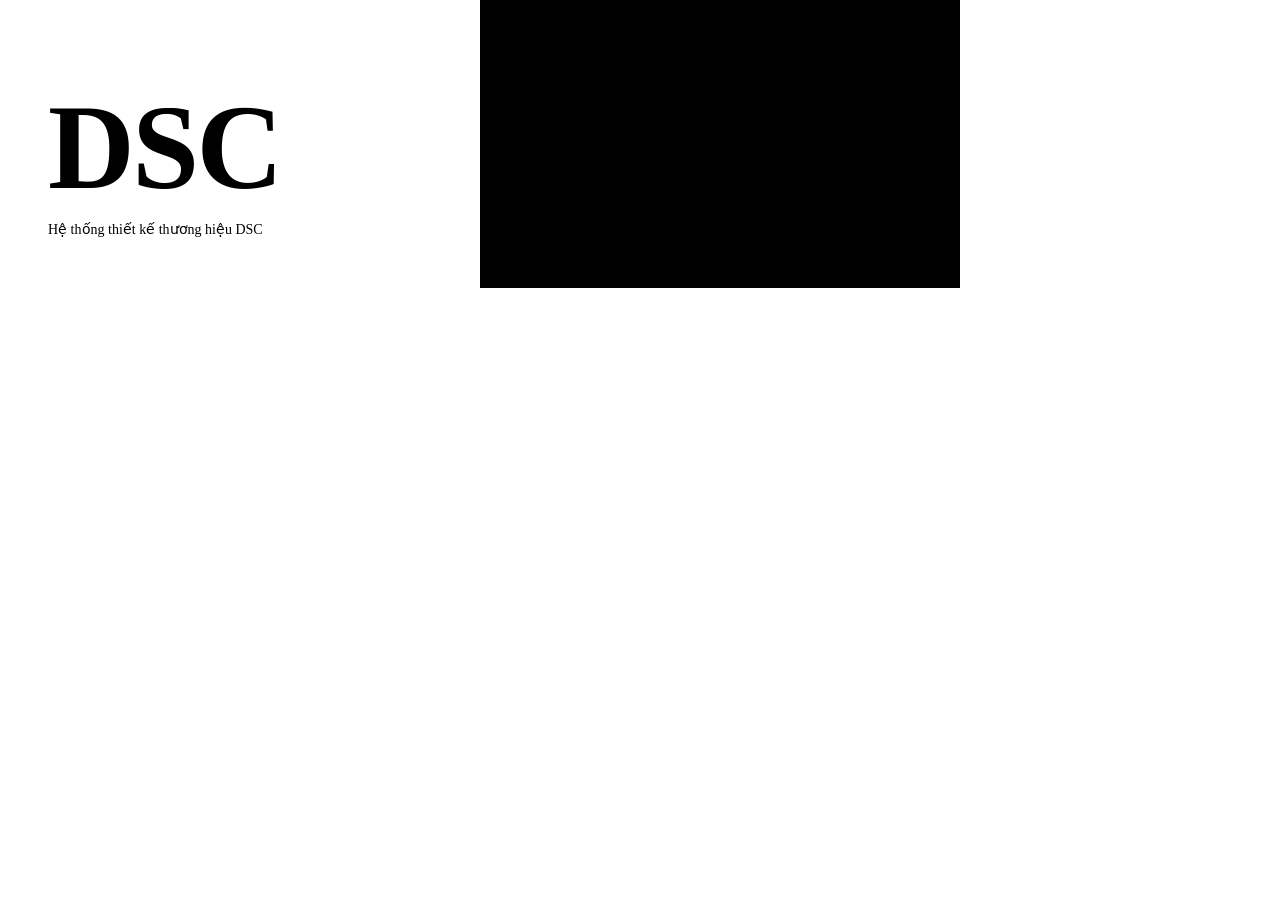
<file: DSC-design/project/components/Cover/preview.html>
<!-- @dsCard height=288 -->
<!doctype html>
<html><head><meta charset="utf-8">
<link href="https://fonts.googleapis.com/css2?family=Plus+Jakarta+Sans:wght@400;700&display=swap" rel="stylesheet">
<style>
  html,body{margin:0;background:var(--surface);}
  .cover{position:relative;width:960px;height:288px;overflow:hidden;background:var(--surface);font-family:var(--font-sans);}
  .cover svg{position:absolute;left:0;top:0;}
  .deep{fill:var(--ink);} .pine{fill:var(--pine-teal);} .lime{fill:var(--lime-green);}
  .emerald{fill:var(--emerald);} .mint{fill:var(--frosted-mint);} .cut{fill:var(--surface);}
  .text{position:absolute;left:48px;bottom:48px;max-width:400px;}
  .name{margin:0;font-size:120px;line-height:.92;font-weight:700;color:var(--ink);letter-spacing:-0.02em;}
  .tag{margin:16px 0 0;font-size:14px;line-height:1.45;color:var(--ink-muted);}
</style></head>
<body>
<div class="cover">
  <!--
    blocks: lime-green 216×288 (identity, largest), ink/gunmetal 144×192, pine-teal 144×96, emerald 96×144, frosted-mint 96×144 — radius-none
    arrangement: strip of unequal flush bands from x=480 to the right edge, bleeding top and bottom, like slide 11's palette strip
    pattern: horizontal speed-cuts in surface colour across the lime band — the cuts in the logo's D (literal motif row)
    steps/radii: band widths multiples of space-4 (48) and space-3 (24); cut height space-1 (8), pitch space-2 (16); radius-none
  -->
  <svg width="960" height="288" viewBox="0 0 960 288" aria-hidden="true">
    <rect class="deep" x="480" y="0" width="144" height="192"/>
    <rect class="pine" x="480" y="192" width="144" height="96"/>
    <rect class="lime" x="624" y="0" width="216" height="288"/>
    <rect class="emerald" x="840" y="0" width="120" height="144"/>
    <rect class="mint" x="840" y="144" width="120" height="144"/>
    <rect class="cut" x="624" y="72" width="96" height="8"/>
    <rect class="cut" x="624" y="88" width="72" height="8"/>
    <rect class="cut" x="624" y="104" width="48" height="8"/>
    <rect class="cut" x="624" y="120" width="24" height="8"/>
  </svg>
  <div class="text">
    <h1 class="name">DSC</h1>
    <p class="tag">Hệ thống thiết kế thương hiệu DSC</p>
  </div>
</div>
</body></html>
</file>
<file: assets/style.css>
/* DSC brand tokens — source: DSC-design/project/tokens.json.
   Six brand colours; everything else is a semantic alias or a derived neutral. */
:root {
  /* Brand palette */
  --gunmetal: #272d2b;
  --pine: #1d4130;
  --lime: #2ad03d;
  --emerald: #1bbe72;
  --mint: #8cffcc;
  --mint-50: #eafff4;
  --white: #ffffff;

  /* Semantic aliases (light theme) */
  --surface: var(--white);
  --surface-alt: var(--mint-50);
  --ink: var(--gunmetal);
  --muted: var(--pine);            /* ink-muted, 11.3:1 on white */
  --hairline: var(--gunmetal);     /* structural 1px rules */
  --primary: var(--lime);
  --on-primary: var(--gunmetal);
  --accent-text: var(--pine);

  /* Derived neutrals for UI chrome (tints of gunmetal) */
  --line: #d3d9d6;                 /* soft dividers inside a band */
  --line-strong: #6e7673;          /* field borders, ≥3:1 on white */
  --field: var(--white);

  /* Status — the deck has none; amber kept only for "check this" warnings */
  --ok: var(--pine);
  --ok-bg: var(--mint-50);
  --warn: #7a4300;
  --warn-bg: #fff1d6;

  /* Legacy names still used by pages */
  --bg: var(--surface);
  --accent: var(--ink);
  --accent-soft: var(--surface-alt);
  --p-source: var(--accent-text); --p-medium: var(--accent-text); --p-campaign: var(--accent-text);
  --p-content: var(--accent-text); --p-product: var(--accent-text);
  --ch: var(--ink);                /* set from JS per platform; only used for platform icons now */
  --ch-tint: var(--surface-alt);

  --font-ui: "Plus Jakarta Sans", system-ui, "Segoe UI", sans-serif;
  --font-mono: var(--font-ui);     /* one family across the brand */
  --r-sm: 4px;                     /* buttons, inputs, chips */
  --radius: 0;                     /* blocks, panels, tables */
  --bar-h: 56px;
  color-scheme: light;
}
* { box-sizing: border-box; }
[hidden] { display: none !important; }
html, body { margin: 0; }
body { background: var(--surface); color: var(--ink); font-family: var(--font-ui); font-size: 14px; line-height: 1.45; -webkit-font-smoothing: antialiased; }
a { color: var(--accent-text); text-underline-offset: 2px; }
:focus-visible { outline: 2px solid var(--ink); outline-offset: 2px; }
.code, code { font-family: var(--font-ui); font-size: 13px; font-weight: 600; }
code { background: var(--surface-alt); color: var(--pine); border-radius: 2px; padding: 0 4px; }
h1, h2, h3 { letter-spacing: -0.01em; }

/* ===== App bar: Gunmetal, green logo (the brand's strongest placement) ===== */
.appbar { position: sticky; top: 0; z-index: 30; height: var(--bar-h); display: flex; align-items: stretch; gap: 32px; padding: 0 24px; background: var(--gunmetal); color: var(--white); }
.brand { display: flex; align-items: center; gap: 14px; color: var(--white); text-decoration: none; font-weight: 600; font-size: 15px; white-space: nowrap; }
.brand img { height: 24px; width: auto; display: block; }
.brand span { padding-left: 14px; border-left: 1px solid rgba(255, 255, 255, .28); line-height: 24px; }
.brand-mark { display: none; }
.nav { display: flex; gap: 4px; overflow-x: auto; scrollbar-width: none; }
.nav a { color: rgba(255, 255, 255, .72); text-decoration: none; font-weight: 600; padding: 0 14px; display: flex; align-items: center; border-bottom: 4px solid transparent; border-top: 4px solid transparent; white-space: nowrap; }
.nav a:hover { color: var(--white); }
.nav a.on { color: var(--white); border-bottom-color: var(--lime); }
.appbar :focus-visible { outline-color: var(--lime); outline-offset: -4px; }
.appbar-x { margin-left: auto; display: flex; gap: 8px; align-items: center; }
.appbar .btn.ghost { background: transparent; color: var(--white); border-color: rgba(255, 255, 255, .45); }
.appbar .btn.ghost:hover { border-color: var(--white); }
.custom-note { background: var(--warn-bg); color: var(--warn); font-size: 13px; padding: 8px 24px; border-bottom: 1px solid #ecd3a5; }
.custom-note a { color: var(--warn); font-weight: 600; }

/* ===== Generic components ===== */
.card { background: var(--surface); border: 1px solid var(--line); border-radius: var(--radius); }
.btn { font: inherit; font-weight: 600; font-size: 14px; line-height: 1.2; border-radius: var(--r-sm); padding: 10px 16px; border: 1px solid var(--primary); background: var(--primary); color: var(--on-primary); cursor: pointer; text-decoration: none; display: inline-flex; align-items: center; justify-content: center; gap: 6px; white-space: nowrap; }
.btn:hover { background: #3fe052; border-color: #3fe052; }
.btn.ch { background: var(--primary); border-color: var(--primary); color: var(--on-primary); }
.btn.ghost { background: transparent; color: var(--ink); border-color: var(--line-strong); }
.btn.ghost:hover { border-color: var(--ink); background: transparent; }
.btn.sm { font-size: 13px; padding: 5px 10px; }
.btn.danger { color: #a3261e; }
.btn:disabled, .btn[aria-disabled="true"] { opacity: .4; cursor: not-allowed; }
.chip { font: inherit; font-size: 13px; padding: 5px 10px; border-radius: var(--r-sm); border: 1px solid var(--line-strong); background: var(--surface); color: var(--ink); cursor: pointer; display: inline-flex; align-items: center; gap: 6px; }
.chip:hover { border-color: var(--ink); }
.chip[aria-pressed="true"] { background: var(--ink); border-color: var(--ink); color: var(--white); }
.chip[aria-pressed="true"] .ico { background: var(--white); border-radius: 2px; padding: 1px; }
.ico { display: inline-flex; width: 20px; height: 20px; flex-shrink: 0; }
.ico svg { width: 100%; height: 100%; }
.badge { font-size: 13px; font-weight: 600; color: var(--ink); padding: 1px 0; display: inline-flex; align-items: center; gap: 6px; white-space: nowrap; }
.badge .ico { width: 16px; height: 16px; color: var(--c, var(--ink)); }
input[type=text], input[type=url], input[type=search], input[type=password], select, textarea { font: inherit; font-size: 15px; color: var(--ink); background: var(--field); border: 1px solid var(--line-strong); border-radius: var(--r-sm); padding: 9px 12px; width: 100%; }
input::placeholder, textarea::placeholder { color: #69716e; }
input:hover, select:hover, textarea:hover { border-color: var(--ink); }
input:focus, select:focus, textarea:focus { border-color: var(--ink); outline: none; box-shadow: inset 0 0 0 1px var(--ink); }
input:disabled { background: #f2f4f3; color: #69716e; }
input[type=checkbox] { width: 16px; height: 16px; accent-color: var(--gunmetal); margin: 0; }
label { font-size: 13px; font-weight: 600; }
.hint { font-size: 13px; color: var(--muted); margin: 0; }
.toast { position: fixed; left: 50%; bottom: 24px; transform: translateX(-50%); background: var(--gunmetal); color: var(--white); padding: 10px 16px; border-radius: var(--r-sm); border-left: 4px solid var(--lime); font-size: 14px; z-index: 50; }
@media (prefers-reduced-motion: no-preference) { .chip, .btn, .ptab, .acct-btn, .pchip { transition: background-color .12s, border-color .12s, color .12s; } }

/* ===== Builder: four flush colour bands, like the brand palette strip =====
   A white | B white | C mint (preview) | D gunmetal (result). Bands split by 1px rules. */
.builder { display: grid; grid-template-columns: 320px minmax(360px, 1fr) 360px 400px; min-height: calc(100vh - var(--bar-h)); align-items: start; }
.col { min-width: 0; }
.builder > .panel { border: 0; border-radius: 0; background: transparent; }
.builder > aside.out { border-top: 0; border-right: 0; border-bottom: 0; border-radius: 0; }
.builder > .col + .col { border-left: 1px solid var(--hairline); }
.panel { padding: 24px; display: flex; flex-direction: column; gap: 12px; align-self: stretch; }
form.panel > .step { max-width: 760px; }
.sh { display: flex; align-items: center; gap: 12px; font-size: 15px; font-weight: 700; margin: 0; line-height: 1.3; }
.sh .opt { margin-left: auto; font-size: 13px; font-weight: 400; font-style: italic; color: var(--muted); }
/* "Thêm / sửa" opens the catalog editor for the step's list */
.sh-acts { margin-left: auto; display: flex; gap: 4px; flex-shrink: 0; }
.sh .opt + .sh-acts { margin-left: 0; }
.sh-edit { font: inherit; font-size: 13px; font-weight: 600; color: var(--ink); background: transparent; border: 1px solid var(--line-strong); border-radius: var(--r-sm); padding: 3px 9px; cursor: pointer; white-space: nowrap; }
.sh-edit:hover { border-color: var(--ink); background: var(--surface-alt); }
.sh-edit[data-mode="edit"] { border-color: transparent; text-decoration: underline; text-underline-offset: 3px; padding: 3px 6px; }
.sh-edit[data-mode="edit"]:hover { border-color: var(--line-strong); text-decoration: none; }
/* Step numbers: the form is a real sequence, so numbers carry meaning. Square, like the deck. */
.num { width: 24px; height: 24px; display: grid; place-items: center; font-size: 13px; font-weight: 700; border: 1px solid var(--ink); color: var(--ink); flex-shrink: 0; }
[data-done="true"] > .sh .num { background: var(--lime); border-color: var(--lime); color: var(--gunmetal); }
[data-done="true"] > .sh .num::before { content: "✓"; }
[data-done="true"] > .sh .num span { display: none; }
.step { display: flex; flex-direction: column; gap: 10px; }
.step:not([hidden]) ~ .step:not([hidden]) { border-top: 1px solid var(--line); padding-top: 20px; margin-top: 8px; }
.slugline { font-size: 13px; color: var(--muted); min-height: 1.2em; margin: -2px 0 0; }
.slugline:not(:empty)::before { content: "Mã UTM: "; font-weight: 400; }
.slugline:not(:empty) { font-weight: 600; }

/* Platform tabs: platform colour lives only in the icon */
.ptabs { display: grid; grid-template-columns: repeat(3, 1fr); gap: 8px; }
.ptab { --c: var(--line-strong); font: inherit; border: 1px solid var(--line-strong); background: var(--surface); border-radius: var(--r-sm); padding: 10px 4px 8px; cursor: pointer; display: flex; flex-direction: column; align-items: center; gap: 4px; color: var(--ink); position: relative; }
.ptab .ico { width: 24px; height: 24px; color: var(--c); }
.ptab b { font-size: 13px; font-weight: 600; }
.ptab:hover { border-color: var(--ink); }
.ptab[aria-pressed="true"] { border-color: var(--ink); background: var(--ink); color: var(--white); }
.ptab[aria-pressed="true"] .ico { background: var(--white); border-radius: 2px; padding: 2px; }
.ptab .cnt { position: absolute; top: 5px; right: 7px; font-size: 11px; color: var(--muted); }
.ptab[aria-pressed="true"] .cnt { color: var(--mint); }

.accts { display: flex; flex-direction: column; gap: 6px; max-height: 380px; overflow-y: auto; }
.acct-btn { font: inherit; text-align: left; border: 1px solid var(--line); background: var(--surface); border-radius: var(--r-sm); padding: 8px 12px; cursor: pointer; display: flex; flex-direction: column; gap: 1px; color: var(--ink); }
.acct-btn b { font-size: 14px; font-weight: 600; }
.acct-btn small { font-size: 12px; color: var(--muted); white-space: nowrap; overflow: hidden; text-overflow: ellipsis; }
.acct-btn code { font-size: 12px; color: inherit; background: none; padding: 0; }
.acct-btn:hover { border-color: var(--ink); }
.acct-btn[aria-pressed="true"] { background: var(--surface-alt); border-color: var(--ink); box-shadow: inset 0 0 0 1px var(--ink); }
.empty-pick { font-size: 13px; color: var(--muted); padding: 4px 0; }

.pchips { display: flex; flex-wrap: wrap; gap: 6px; }
.pchip { font: inherit; font-size: 13px; border: 1px solid var(--line-strong); background: var(--surface); color: var(--ink); border-radius: var(--r-sm); padding: 7px 10px; cursor: pointer; text-align: left; }
.pchip:hover { border-color: var(--ink); }
.pchip[aria-pressed="true"] { background: var(--ink); border-color: var(--ink); color: var(--white); }
.pos-more > summary { cursor: pointer; font-size: 13px; font-weight: 600; color: var(--accent-text); padding: 2px 0; width: max-content; }
.pos-more > summary:hover { text-decoration: underline; }
.pos-more .pchips { margin-top: 8px; }
.pchips.editing .pchip.on { display: inline-flex; align-items: center; gap: 8px; cursor: default; background: var(--surface-alt); border-color: var(--ink); padding-right: 4px; }
.pchip-x { font: inherit; font-size: 12px; line-height: 1; width: 22px; height: 22px; border: 1px solid transparent; border-radius: 2px; background: none; color: var(--ink); cursor: pointer; }
.pchip-x:hover:not(:disabled) { background: var(--gunmetal); color: var(--white); }
.pchip-x:disabled { opacity: .35; cursor: not-allowed; }
.pos-edit-note { margin-top: 8px; }
.sh-edit[aria-pressed="true"] { background: var(--gunmetal); color: var(--white); border-color: var(--gunmetal); text-decoration: none; }
.pchip.add { border-style: dashed; color: var(--muted); }
.pchip.add:hover { border-style: solid; color: var(--ink); background: var(--surface-alt); }
.pchip small { display: block; font-size: 12px; color: var(--muted); }
.pchip[aria-pressed="true"] small { color: var(--mint); }
.pgrid { display: grid; grid-template-columns: repeat(3, 1fr); gap: 6px; }
.pgrid .pchip { padding: 7px 10px; min-width: 0; font-weight: 600; }
.pgrid .pchip small { font-weight: 400; white-space: nowrap; overflow: hidden; text-overflow: ellipsis; }

.sugg { display: flex; flex-wrap: wrap; gap: 6px; align-items: center; font-size: 13px; color: var(--muted); }
.sugg .chip { font-size: 13px; padding: 4px 9px; background: var(--surface-alt); border-color: var(--line); }
.sugg .chip:hover { border-color: var(--ink); }
.sugg .chip[aria-pressed="true"] { background: var(--ink); border-color: var(--ink); color: var(--white); }
.row2 { display: grid; grid-template-columns: 1fr 1fr; gap: 8px; }
.check { display: flex; gap: 8px; align-items: center; font-size: 14px; cursor: pointer; font-weight: 400; }

.slotbox { background: var(--surface-alt); border-left: 4px solid var(--lime); padding: 12px 14px; display: flex; flex-direction: column; gap: 8px; }
.slotbox p { margin: 0; font-size: 13px; }
.slotline { display: flex; align-items: center; gap: 8px; background: var(--surface); border: 1px solid var(--line); padding: 8px 10px; }
.slotline > div { flex: 1; min-width: 0; font-size: 13px; }
.slotline small { display: block; color: var(--muted); font-size: 12px; white-space: nowrap; overflow: hidden; text-overflow: ellipsis; }

/* Catalog editor dialog: quick add on top, edit table below (sticky header inside its own scroll box) */
dialog.qe { width: min(1180px, 96vw); max-height: 92vh; padding: 0; border: 1px solid var(--hairline); border-radius: 0; color: var(--ink); background: var(--surface); display: flex; flex-direction: column; }
dialog.qe:not([open]) { display: none; }
dialog.qe::backdrop { background: rgba(39, 45, 43, .6); }
.qe-h { display: flex; gap: 16px; align-items: center; padding: 16px 24px; border-top: 8px solid var(--lime); }
.qe-h h2 { margin: 0; font-size: 20px; font-weight: 600; }
.qe-x { margin-left: auto; font: inherit; font-size: 16px; background: none; border: 1px solid transparent; border-radius: var(--r-sm); width: 32px; height: 32px; cursor: pointer; color: var(--ink); }
.qe-x:hover { border-color: var(--ink); }
.qe-b { padding: 0 24px 16px; overflow: auto; flex: 1; display: flex; flex-direction: column; gap: 16px; }
.qe-addbox > summary, .qe-edit > summary { cursor: pointer; font-size: 15px; font-weight: 700; padding: 6px 0; }
.qe-addbox[open] > summary { display: none; }
.qe-add { display: flex; flex-direction: column; gap: 12px; padding: 16px 18px; background: var(--surface-alt); border-left: 4px solid var(--lime); }
.qe-fields { display: grid; grid-template-columns: repeat(auto-fit, minmax(190px, 1fr)); gap: 12px 14px; align-items: end; }
.qe-field { display: flex; flex-direction: column; gap: 4px; font-size: 13px; font-weight: 600; }
.qe-field b { color: #a3261e; }
.qe-wide { grid-column: span 2; }
.qe-codes { display: flex; flex-wrap: wrap; gap: 6px 14px; align-items: center; font-size: 13px; color: var(--muted); }
.qe-codes-l { font-weight: 600; color: var(--ink); }
.qe-code b { color: var(--ink); }
.qe-code-edit { display: inline-flex; align-items: center; gap: 6px; font-weight: 400; }
.qe-code-edit input { width: 220px; padding: 4px 8px; font-size: 13px; }
.qe-note { flex-basis: 100%; }
.qe-msg { margin: 0; color: #a3261e; font-size: 13px; font-weight: 600; }
.qe-msg:empty { display: none; }
.qe-add-x { display: flex; }
.qe-link { font: inherit; font-size: 13px; font-weight: 600; background: none; border: 0; padding: 0 2px; color: var(--accent-text); text-decoration: underline; text-underline-offset: 2px; cursor: pointer; }
.qe-edit { border-top: 1px solid var(--hairline); padding-top: 12px; }
.qe-edit > summary { cursor: pointer; font-size: 15px; font-weight: 700; padding: 4px 0; }
.qe-count { font-weight: 400; color: var(--muted); }
.qe-filter { margin: 8px 0; }
.qe-tbl { overflow: auto; max-height: 52vh; border-top: 1px solid var(--hairline); border-bottom: 1px solid var(--hairline); margin-top: 8px; }
.qe-tbl table.ed thead th { position: sticky; top: 0; z-index: 2; background: var(--surface-alt); box-shadow: inset 0 -1px 0 var(--hairline); }
.qe-tbl table.ed td { white-space: nowrap; }
.qe-tbl table.ed input[type=text], .qe-tbl table.ed input[type=url] { min-width: 150px; }
.qe-tbl table.ed select { min-width: 130px; }
.qe-tbl table.ed input[readonly] { color: var(--muted); background: transparent; border-color: transparent; min-width: 120px; cursor: default; }
.qe-codewrap { display: inline-flex; align-items: center; gap: 6px; }
.qe-codewrap input[readonly] { width: auto; min-width: 0; padding-left: 0; }
.qe-tbl .pos-multi { display: grid; grid-template-columns: repeat(2, max-content); gap: 4px 14px; }
.qe-tbl .pos-multi label { gap: 6px; }
.sr { position: absolute; width: 1px; height: 1px; overflow: hidden; clip: rect(0 0 0 0); }
.qe-f { display: flex; gap: 8px; align-items: center; padding: 12px 24px; border-top: 1px solid var(--hairline); }
.qe-f .hint { flex: 1; }
@media (max-width: 720px) { .qe-wide { grid-column: auto; } .qe-f { flex-wrap: wrap; } .qe-f .hint { flex-basis: 100%; } }

/* Band C: preview on mint */
.mockcol { background: var(--surface-alt); position: sticky; top: var(--bar-h); min-height: calc(100vh - var(--bar-h)); padding: 24px 20px; display: flex; flex-direction: column; gap: 12px; align-items: center; }
.mock-h { font-size: 15px; font-weight: 700; color: var(--ink); align-self: stretch; display: flex; align-items: center; gap: 8px; }
.mock-h .ico { width: 18px; height: 18px; color: var(--ch); }
.mock-cap { font-size: 13px; color: var(--ink); margin: 0; align-self: stretch; border-top: 1px solid var(--hairline); padding-top: 10px; }
.mock-cap:empty { display: none; }
.mock-cap b { font-weight: 700; }
.phone { width: 236px; height: 440px; border-radius: 30px; background: var(--gunmetal); padding: 9px; position: relative; flex-shrink: 0; }
.mockcol .phone { zoom: 1.3; }   /* bigger preview; mockup inner sizes are px, so scale the whole device */
.phone::before { content: ""; position: absolute; top: 13px; left: 50%; transform: translateX(-50%); width: 60px; height: 14px; border-radius: 10px; background: var(--gunmetal); z-index: 3; }
.phone-scr { width: 100%; height: 100%; border-radius: 22px; overflow: hidden; background: var(--white); position: relative; }
.phone-empty { height: 100%; display: flex; flex-direction: column; justify-content: center; gap: 10px; text-align: center; color: var(--ink); font-size: 13px; padding: 28px 22px; }

/* Band D: the result, Gunmetal block with the logo's speed-cuts in Lime */
aside.out { background-color: var(--gunmetal); color: var(--white); padding: 24px; display: flex; flex-direction: column; gap: 14px; position: sticky; top: var(--bar-h); min-height: calc(100vh - var(--bar-h));
  background-image: linear-gradient(var(--lime), var(--lime)), linear-gradient(var(--lime), var(--lime)), linear-gradient(var(--lime), var(--lime)), linear-gradient(var(--lime), var(--lime));
  background-size: 96px 8px, 72px 8px, 48px 8px, 24px 8px; background-position: right 0 top 26px, right 0 top 42px, right 0 top 58px, right 0 top 74px; background-repeat: no-repeat; }
aside.out h2 { font-size: 20px; font-weight: 600; line-height: 1.3; margin: 0 0 18px; padding-right: 110px; }
aside.out a { color: var(--mint); }
aside.out :focus-visible { outline-color: var(--lime); }
aside.out .hint { color: rgba(255, 255, 255, .72); }
.url { font-size: 14px; line-height: 1.65; word-break: break-all; background: var(--pine); color: rgba(255, 255, 255, .7); padding: 14px 16px; min-height: 72px; max-height: 200px; overflow-y: auto; }
.url.pending { color: var(--white); font-size: 14px; word-break: normal; }
.url .v { font-weight: 700; color: var(--mint); }
.k-source, .k-medium, .k-campaign, .k-content, .k-product { color: var(--accent-text); }
aside.out .k-source, aside.out .k-medium, aside.out .k-campaign, aside.out .k-content, aside.out .k-product { color: var(--mint); }
.actions { display: grid; grid-template-columns: 1fr 1fr auto; gap: 8px; }
aside.out .btn.ghost { color: var(--white); border-color: rgba(255, 255, 255, .45); }
aside.out .btn.ghost:hover { border-color: var(--white); }
.short { display: flex; align-items: center; gap: 10px; background: var(--mint); color: var(--gunmetal); padding: 10px 12px; }
.short a { font-weight: 700; color: var(--gunmetal); flex: 1; word-break: break-all; font-size: 15px; }
.short .btn { background: var(--gunmetal); border-color: var(--gunmetal); color: var(--white); }
.short.err { background: var(--warn-bg); color: var(--warn); font-size: 13px; display: block; }
.short.err a { color: var(--warn); font-size: 13px; font-weight: 600; }
.todo { list-style: none; margin: 0; padding: 0; display: flex; flex-direction: column; }
.todo li { font-size: 14px; padding: 8px 0 8px 26px; border-bottom: 1px solid rgba(255, 255, 255, .14); position: relative; color: rgba(255, 255, 255, .62); }
.todo li::before { content: ""; position: absolute; left: 0; top: 10px; width: 16px; height: 16px; border: 1px solid rgba(255, 255, 255, .45); box-sizing: border-box; }
/* Done items stay in the list and light up */
.todo li.done { color: var(--white); font-weight: 600; }
.todo li.done::before { content: "✓"; background: var(--lime); border-color: var(--lime); color: var(--gunmetal); font-size: 12px; font-weight: 700; line-height: 15px; text-align: center; }
.todo li.warn { background: var(--warn-bg); color: var(--warn); border: 0; padding: 8px 12px; margin-top: 6px; font-weight: 600; }
.todo li.warn::before { display: none; }
.story { border-top: 1px solid rgba(255, 255, 255, .28); padding-top: 12px; font-size: 14px; }
.story p { margin: 0 0 6px; font-weight: 600; color: var(--white); }
.story ul { margin: 0; padding: 0; list-style: none; display: flex; flex-direction: column; gap: 3px; color: rgba(255, 255, 255, .75); }
details.mini { border-top: 1px solid rgba(255, 255, 255, .14); padding-top: 10px; }
details.mini > summary { cursor: pointer; font-size: 13px; color: rgba(255, 255, 255, .8); }
details.mini > summary:hover { color: var(--white); }
table.params { width: 100%; border-collapse: collapse; font-size: 13px; margin-top: 8px; }
table.params td { padding: 6px 0; border-top: 1px solid rgba(255, 255, 255, .14); vertical-align: top; word-break: break-all; }
table.params td:first-child { width: 40%; padding-right: 8px; font-weight: 600; }
table.params td.empty { color: rgba(255, 255, 255, .5); }
.hist { list-style: none; margin: 8px 0 0; padding: 0; display: flex; flex-direction: column; gap: 8px; max-height: 220px; overflow-y: auto; }
.hist li { display: flex; gap: 8px; align-items: flex-start; }
.hist li > div { min-width: 0; flex: 1; font-size: 13px; }
.hist small { display: block; font-size: 12px; color: rgba(255, 255, 255, .6); white-space: nowrap; overflow: hidden; text-overflow: ellipsis; }

@media (max-width: 1360px) {
  .builder { grid-template-columns: 290px minmax(320px, 1fr) 380px; grid-template-rows: auto 1fr; }
  .builder > section.panel, .builder > form.panel { grid-row: 1 / span 2; }
  .mockcol { grid-column: 3; grid-row: 1; position: static; min-height: 0; }
  aside.out { grid-column: 3; grid-row: 2; position: static; min-height: 0; align-self: stretch; }
  .builder > aside.out { border-left: 1px solid var(--hairline); }
}
@media (max-width: 1100px) {
  .builder { grid-template-columns: 1fr 1fr; grid-template-rows: none; }
  .builder > section.panel, .builder > form.panel, .mockcol, aside.out { grid-column: auto; grid-row: auto; }
  .builder > .col + .col { border-left: 0; }
  .builder > form.panel { border-left: 1px solid var(--hairline); }
  .mockcol, aside.out { border-top: 1px solid var(--hairline); }
}
@media (max-width: 720px) {
  .builder { grid-template-columns: 1fr; }
  .builder > form.panel { border-left: 0; border-top: 1px solid var(--hairline); }
  .panel, .mockcol, aside.out { padding: 20px 16px; }
  .appbar { gap: 12px; padding: 0 12px; }
  .brand span { display: none; }
  .pgrid { grid-template-columns: 1fr 1fr; }
}

/* ===== Mockups (drawn with CSS). Platform chrome keeps platform colours; DSC content uses brand. ===== */
.mk { height: 100%; font-size: 10.5px; color: #111; display: flex; flex-direction: column; position: relative; overflow: hidden; padding-top: 26px; }
.mk b { font-weight: 700; } .mk small { color: #65676b; font-size: 9.5px; display: block; }
.mk-l { display: block; height: 6px; border-radius: 3px; background: #e4e6eb; margin: 3px 0; }
.mk-l.c { margin-left: auto; margin-right: auto; } .mk-l.b { height: 8px; background: #cfd3da; } .mk-l.w { background: rgba(255,255,255,.55); }
.mk-av { display: inline-block; width: 26px; height: 26px; border-radius: 50%; background: var(--gunmetal); flex-shrink: 0; position: relative; overflow: hidden; }
.mk-av::after { content: ""; position: absolute; left: 22%; top: 38%; width: 56%; height: 24%; background: var(--lime); }
.mk-av.xs { width: 16px; height: 16px; } .mk-av.sm { width: 20px; height: 20px; } .mk-av.lg { width: 38px; height: 38px; } .mk-av.xl { width: 56px; height: 56px; }
.mk-av.ring { box-shadow: 0 0 0 3px #fff; }
.mk-row { display: flex; align-items: center; gap: 6px; }
.mk-row.c { justify-content: center; }
.mk-c { padding: 6px 12px; display: flex; flex-direction: column; gap: 4px; align-items: center; text-align: center; }
.mk-c.l { align-items: stretch; text-align: left; }
.mk-bar { display: flex; justify-content: space-between; align-items: center; padding: 4px 12px 6px; font-size: 11px; }
.mk-btn { display: inline-block; background: #e4e6eb; border-radius: 5px; padding: 4px 10px; font-weight: 600; font-size: 10px; text-align: center; }
.mk-btn.red { background: #fe2c55; color: #fff; } .mk-btn.fb { background: #1877f2; color: #fff; }
.mk-btn.dark { background: #0f0f0f; color: #fff; border-radius: 99px; } .mk-btn.sm { padding: 2px 8px; margin-left: auto; }
.mk-btn.full { display: block; width: 100%; }
.mk-link { color: #00376b; font-weight: 600; word-break: break-all; display: block; }
.mk-link.dim { color: #65676b; font-weight: 400; } .mk-link.w { color: #fff; text-decoration: underline; }
.mk-link small { display: inline; color: #65676b; font-weight: 400; }
/* "Paste here" marker: Gunmetal outline + Lime tag */
.mk-hl { position: relative; border-radius: 3px; padding: 3px 5px; margin: 2px -5px; outline: 2px solid var(--gunmetal); background: color-mix(in srgb, var(--mint) 55%, transparent); text-align: left; }
.mk-tag { position: absolute; right: -2px; top: -16px; font-style: normal; font-size: 9px; font-weight: 700; background: var(--lime); color: var(--gunmetal); padding: 1px 6px; white-space: nowrap; z-index: 2; }
@media (prefers-reduced-motion: no-preference) { .mk-hl { animation: pulse 1.8s ease-in-out infinite; } }
@keyframes pulse { 0%, 100% { box-shadow: 0 0 0 0 color-mix(in srgb, var(--lime) 60%, transparent); } 50% { box-shadow: 0 0 0 6px color-mix(in srgb, var(--lime) 0%, transparent); } }

.mk-handle { font-size: 12px; }
.mk-stats { display: flex; gap: 12px; } .mk-stats span { display: flex; flex-direction: column; font-size: 9px; color: #65676b; } .mk-stats b { color: #111; font-size: 11px; }
.mk-grid { display: grid; grid-template-columns: repeat(3, 1fr); gap: 2px; margin-top: auto; } .mk-grid i { aspect-ratio: 3/4; background: #d9dfdc; }
.mk-grid i:nth-child(2) { background: var(--pine); } .mk-grid i:nth-child(4) { background: var(--gunmetal); }
.mk-tt .mk-c { gap: 6px; }

.mk-fb { background: #f0f2f5; }
.mk-cover { height: 70px; background: var(--pine); margin-top: -26px; position: relative; }
.mk-cover::after { content: ""; position: absolute; right: 0; top: 0; width: 34%; height: 100%; background: var(--lime); }
.mk-fb .mk-c.l { background: #fff; margin-top: -26px; padding-bottom: 8px; }
.mk-name { font-size: 13px; }
.mk-card, .mk-post { background: #fff; margin-top: 6px; padding: 8px 12px; display: flex; flex-direction: column; gap: 3px; }
.mk-post { flex: 1; } .mk-post .mk-row { margin-bottom: 4px; }
.mk-preview { border: 1px solid #e4e6eb; border-radius: 6px; overflow: hidden; margin-top: 4px; padding-bottom: 4px; }
.mk-preview i { display: block; height: 62px; background: var(--pine); }
.mk-preview small { padding: 3px 6px 0; text-transform: uppercase; } .mk-preview .mk-l { margin: 3px 6px; }
.mk-preview.sm i { height: 40px; }
.mk-img { height: 90px; border-radius: 4px; background: var(--pine); margin: 4px 0; }
.mk-acts { display: flex; justify-content: space-between; border-top: 1px solid #e4e6eb; padding-top: 5px; margin-top: 4px; font-size: 9.5px; color: #65676b; }
.mk-cmt { display: flex; gap: 6px; align-items: flex-start; margin-top: 8px; }
.mk-bub { background: #f0f2f5; border-radius: 10px; padding: 5px 9px; flex: 1; }
.mk-bub .mk-hl { margin: 0 -4px; }
.mk-adbar { display: flex; align-items: center; justify-content: space-between; gap: 6px; background: #f0f2f5; padding: 6px 8px; margin: 0 -12px; }
.mk-adbar > div { flex: 1; }
.mk-field { background: #fff; border-top: 2px solid #e4e6eb; padding: 10px 12px 14px; margin-top: auto; }
.mk-field small { margin-bottom: 6px; color: #111; font-weight: 600; }
.mk-input-f { display: block; border: 1px solid #ccd0d5; border-radius: 4px; padding: 4px 6px; font-size: 9px; background: #fff; word-break: break-all; }

.mk-story { background: var(--pine); color: #fff; padding: 22px 10px 10px; }
.mk-story small { color: rgba(255,255,255,.75); } .mk-story .mk-row b { font-size: 10.5px; }
.mk-prog { display: flex; gap: 3px; margin-bottom: 6px; } .mk-prog i { flex: 1; height: 2px; background: rgba(255,255,255,.5); border-radius: 2px; } .mk-prog i:first-child { background: #fff; }
.mk-story-c { flex: 1; display: flex; flex-direction: column; justify-content: center; align-items: center; gap: 16px; }
.mk-story-c.end { justify-content: flex-end; align-items: stretch; gap: 4px; padding-bottom: 8px; }
.mk-story-t { width: 80%; display: flex; flex-direction: column; align-items: center; }
.mk-sticker { background: #fff; color: #1877f2; font-weight: 700; padding: 6px 12px; border-radius: 8px; display: inline-block; font-size: 11px; }
.mk-story .mk-hl { margin: 0; text-align: center; outline-color: var(--lime); background: transparent; }
.mk-reply { border: 1px solid rgba(255,255,255,.6); border-radius: 99px; padding: 5px 10px; font-size: 9.5px; color: rgba(255,255,255,.8); }
.mk-story.tt { background: #161823; padding-bottom: 0; }
.mk-story.tt .mk-field { margin: 0 -10px; color: #111; }
.mk-ttv { position: relative; }
.mk-ttv .mk-story-c.end { padding-right: 34px; }
.mk-ttv .mk-hl { margin: 2px 0; text-align: left; }
.mk-ttv-side { position: absolute; right: 8px; bottom: 70px; display: flex; flex-direction: column; gap: 10px; font-size: 14px; text-align: center; z-index: 1; }
.mk-ttv-side small { display: block; font-size: 8.5px; color: #fff; }
.mk-ttv-top { height: 120px; background: #161823; margin-top: -26px; }
.mk-tt .mk-input { margin-top: auto; }
.mk-story.tt .mk-field .mk-hl { outline-color: var(--gunmetal); background: color-mix(in srgb, var(--mint) 55%, transparent); }

.mk-yt { background: #fff; }
.yt-logo { color: #e00000; }
.mk-banner { height: 46px; margin: 0 10px; border-radius: 8px; background: var(--gunmetal); position: relative; overflow: hidden; }
.mk-banner::after { content: ""; position: absolute; left: 0; top: 0; width: 30%; height: 100%; background: var(--lime); }
.mk-tabs { display: flex; gap: 10px; padding: 6px 12px; border-bottom: 1px solid #e5e5e5; font-size: 10px; color: #606060; }
.mk-tabs b { color: #0f0f0f; border-bottom: 2px solid #0f0f0f; }
.mk-vlist { padding: 8px 12px; display: flex; flex-direction: column; gap: 6px; } .mk-vlist i { height: 52px; border-radius: 6px; background: #d9dfdc; }
.mk-player { height: 118px; background: #0f0f0f; margin-top: -26px; padding-top: 26px; display: grid; place-items: center; color: #fff; font-size: 22px; }
.mk-desc { background: #f2f2f2; border-radius: 8px; margin: 4px 10px; padding: 7px 9px; display: flex; flex-direction: column; gap: 2px; }
.mk-desc small b { color: #0f0f0f; }

.mk-zl { background: #e2e9f1; }
.mk-bar.zl { background: #0068ff; color: #fff; margin-top: -26px; padding-top: 30px; padding-bottom: 8px; }
.mk-chat { flex: 1; padding: 8px 10px; display: flex; flex-direction: column; gap: 6px; }
.mk-msg { background: #fff; border-radius: 10px; padding: 6px 9px; max-width: 82%; }
.mk-msg.out { align-self: flex-end; background: #0068ff; color: #fff; }
.mk-chat > .mk-hl { align-self: flex-end; max-width: 88%; margin: 2px 0; }
.mk-chat > .mk-hl .mk-msg { max-width: none; }
.mk-article { background: #fff; border-radius: 10px; overflow: hidden; padding-bottom: 6px; max-width: 86%; }
.mk-article i { display: block; height: 60px; background: var(--pine); margin-bottom: 4px; }
.mk-article .mk-l { margin: 3px 8px; }
.mk-menu { display: grid; grid-template-columns: repeat(3, 1fr); background: #fff; font-size: 9.5px; font-weight: 600; text-align: center; }
.mk-menu span { padding: 7px 2px; border-left: 1px solid #e4e6eb; } .mk-menu span:first-child { border-left: 0; }
.mk-zl > .mk-hl { margin: 0 4px 2px; padding: 0; }
.mk-input { background: #fff; padding: 8px 12px 12px; color: #8a8d91; font-size: 10px; border-top: 1px solid #e4e6eb; }

.mk-g { background: #fff; }
.mk-search { margin: 4px 10px 8px; border-radius: 99px; box-shadow: 0 1px 4px rgba(0,0,0,.2); padding: 6px 10px; font-size: 10px; }
.g-url { color: #202124 !important; } .g-title { color: #1a0dab; font-size: 12px; font-weight: 500 !important; }
.mk-other .mk-post { margin: 0 10px; border-radius: 8px; border: 1px solid #e4e6eb; flex: 0; }

/* ===== Shared page header ===== */
.page { max-width: 1280px; margin: 0 auto; padding: 32px 24px 64px; }
.page-h { display: flex; align-items: flex-end; justify-content: space-between; gap: 16px; flex-wrap: wrap; margin-bottom: 24px; padding-bottom: 16px; border-bottom: 1px solid var(--hairline); }
.page-h h1 { font-size: 32px; line-height: 1.2; font-weight: 700; margin: 0 0 6px; }
.page-h p { margin: 0; color: var(--muted); max-width: 72ch; font-size: 15px; line-height: 1.5; }

/* ===== Plan page ===== */
.page.wide { max-width: 1480px; }
.ptabs-line { display: flex; gap: 4px; border-bottom: 1px solid var(--hairline); margin-bottom: 16px; }
.ptabs-line button { font: inherit; font-weight: 600; font-size: 15px; background: none; border: 0; border-bottom: 4px solid transparent; padding: 10px 14px; margin-bottom: -1px; color: var(--muted); cursor: pointer; }
.ptabs-line button:hover { color: var(--ink); }
.ptabs-line button[aria-selected="true"] { color: var(--ink); border-bottom-color: var(--lime); }
.alerts { list-style: none; margin: 0 0 16px; padding: 0; display: flex; flex-direction: column; gap: 6px; }
.alerts:empty { display: none; }
.alerts li { background: var(--warn-bg); color: var(--warn); border-left: 4px solid var(--warn); padding: 8px 12px; font-size: 13px; }
.alerts li a { color: var(--warn); font-weight: 600; }

/* Journey map: three stage columns, cards joined by SVG arrows drawn behind them */
.jhint { margin-bottom: 12px; }
.journey { position: relative; display: grid; grid-template-columns: minmax(260px, 1.05fr) minmax(260px, 1fr) minmax(240px, .85fr); column-gap: 96px; padding: 4px 0 24px; border-top: 1px solid var(--hairline); }
.jlines { position: absolute; inset: 0; pointer-events: none; overflow: visible; z-index: 0; }
.jl { opacity: .55; transition: opacity .15s; }
.journey.focusing .jl { opacity: .08; }
.journey.focusing .jl.lit { opacity: .9; }
.jcol { position: relative; z-index: 1; display: flex; flex-direction: column; min-width: 0; }
.jh { display: flex; align-items: baseline; flex-wrap: wrap; gap: 4px 10px; font-size: 18px; font-weight: 700; margin: 16px 0 14px; }
.jh span { width: 26px; height: 26px; display: inline-grid; place-items: center; background: var(--gunmetal); color: var(--lime); font-size: 14px; align-self: center; }
.jh small { flex-basis: 100%; font-size: 13px; font-weight: 400; color: var(--muted); }
.jstack { display: flex; flex-direction: column; gap: 12px; flex: 1; }
.jstack.goal { justify-content: center; }
.jc { background: var(--surface); border: 1px solid var(--hairline); padding: 10px 12px; display: flex; flex-direction: column; gap: 6px; cursor: pointer; transition: opacity .15s, box-shadow .15s; outline: none; }
.jc:hover, .jc:focus-visible { box-shadow: inset 0 0 0 1px var(--ink); }
.jc.sel { box-shadow: inset 0 0 0 2px var(--lime); }
.journey.focusing .jc:not(.lit) { opacity: .35; }
.jc-h { display: flex; align-items: center; gap: 8px; }
.jc-h b { font-size: 15px; }
.jc-h small { margin-left: auto; font-size: 12px; color: var(--muted); white-space: nowrap; }
.jc-ico { display: inline-flex; gap: 2px; }
.jc-ico .ico { width: 20px; height: 20px; }
.jc.ch { border-left: 5px solid var(--c); }
.fmt { display: flex; flex-wrap: wrap; gap: 4px; }
.fchip { display: inline-flex; align-items: center; gap: 5px; font-size: 12px; background: var(--surface-alt); padding: 2px 7px 2px 2px; max-width: 100%; white-space: nowrap; overflow: hidden; text-overflow: ellipsis; }
.fchip i { font-style: normal; font-size: 10.5px; font-weight: 700; padding: 1px 5px; background: var(--gunmetal); color: var(--white); }
.fchip.l i { background: var(--pine); }
.fchip.long i { background: var(--pine); }
.fchip.live i { background: var(--lime); color: var(--gunmetal); }
.fchip.msg i, .fchip.ad i { background: var(--line-strong); }

/* Per-channel guide for the content team */
.guide-bar { display: flex; align-items: center; justify-content: space-between; gap: 12px; flex-wrap: wrap; margin-bottom: 16px; }
.guide-bar .flt { margin: 0; }
.g-head { display: grid; grid-template-columns: 1fr minmax(220px, 320px); gap: 24px; padding: 16px 0 16px 16px; border-top: 1px solid var(--hairline); border-left: 6px solid var(--c); background: var(--surface-alt); }
.g-head small { font-size: 12px; font-weight: 700; color: var(--muted); }
.g-head h2 { margin: 2px 0 6px; font-size: 26px; }
.g-head p { margin: 0; font-size: 14.5px; max-width: 80ch; }
.g-head dl { margin: 0; padding-right: 16px; font-size: 13.5px; }
.g-head dt { font-weight: 700; color: var(--muted); font-size: 12px; }
.g-head dd { margin: 2px 0 0; }
.g-h3 { font-size: 17px; margin: 28px 0 10px; }
table.g-fmt { width: 100%; border-collapse: collapse; font-size: 13.5px; border-top: 1px solid var(--hairline); }
table.g-fmt th, table.g-fmt td { text-align: left; vertical-align: top; padding: 9px 12px; border-bottom: 1px solid var(--line); }
table.g-fmt th { font-size: 12px; color: var(--muted); }
table.g-fmt td:first-child { width: 220px; }
table.g-fmt td:last-child code { white-space: normal; }
.g-accts { display: grid; grid-template-columns: repeat(auto-fill, minmax(330px, 1fr)); gap: 12px; }
.g-acct { border: 1px solid var(--hairline); border-top: 4px solid var(--c); padding: 12px 14px; display: flex; flex-direction: column; gap: 8px; break-inside: avoid; }
.g-acct-h { display: flex; align-items: flex-start; gap: 8px; }
.g-acct-h .ico { color: var(--c); width: 20px; height: 20px; margin-top: 1px; }
.g-acct-h > div { flex: 1; min-width: 0; }
.g-acct-h b { font-size: 15px; display: block; }
.g-acct-h small { font-size: 12px; color: var(--muted); }
.g-acct-h code { font-size: 11.5px; }
.g-focus { margin: 0; font-size: 13.5px; }
.g-row { display: grid; grid-template-columns: 104px 1fr; gap: 8px; font-size: 13px; border-top: 1px solid var(--line); padding-top: 8px; }
.g-k { font-weight: 700; color: var(--muted); font-size: 12px; }
.g-row ul, .g-row ol { margin: 0; padding: 0 0 0 0; list-style: none; display: flex; flex-direction: column; gap: 4px; }
.g-row ol { padding-left: 16px; list-style: decimal; }
.g-row ul li { display: flex; justify-content: space-between; align-items: center; gap: 8px; }
/* Per-channel diagram: accounts -> pages (by site) -> goal */
.gflow { position: relative; display: grid; grid-template-columns: minmax(220px, 1fr) minmax(220px, 1fr) minmax(180px, .7fr); column-gap: 120px; padding: 8px 0 12px; border-top: 1px solid var(--hairline); }
.gf-lines { position: absolute; inset: 0; pointer-events: none; overflow: visible; }
.gf-lines path { opacity: .75; transition: opacity .15s; }
.gflow.hov .gf-lines path { opacity: .1; }
.gflow.hov .gf-lines path.on { opacity: 1; }
.gf-col { position: relative; z-index: 1; display: flex; flex-direction: column; gap: 10px; }
.gf-col.end { justify-content: center; }
.gf-t { font-size: 12px; font-weight: 700; color: var(--muted); text-transform: uppercase; letter-spacing: .05em; }
.gf-grp { display: flex; flex-direction: column; gap: 6px; }
.gf-gl { font-size: 12px; font-weight: 700; padding-left: 8px; border-left: 4px solid var(--s); }
.gf-n { background: var(--surface); border: 1px solid var(--hairline); padding: 6px 10px; display: flex; align-items: center; gap: 8px; font-size: 13.5px; cursor: default; }
.gf-n .ico { width: 16px; height: 16px; }
.gf-n.pagen { flex-direction: column; align-items: flex-start; gap: 0; }
.gf-n.pagen small { font-size: 11.5px; color: var(--muted); }
.gf-n.pagen.is-goal { border-width: 2px; }
.gf-n.pagen.temp { border-style: dashed; }
.gf-n.goal { background: var(--gunmetal); color: var(--white); border-color: var(--gunmetal); flex-direction: column; align-items: flex-start; gap: 2px; padding: 12px 14px; }
.gf-n.goal small { color: var(--lime); font-weight: 700; font-size: 11.5px; }
.gf-n.goal b { font-size: 17px; }
.gf-legend { display: flex; flex-wrap: wrap; gap: 6px 20px; font-size: 12.5px; color: var(--muted); padding: 8px 0 0; }
.gf-legend span { display: inline-flex; align-items: center; gap: 6px; }
.gf-legend .ln { display: inline-block; width: 26px; border-top: 3px solid var(--s, var(--line-strong)); }
.gf-legend .ln.dash { border-top-style: dashed; }
.gf-legend .ln.dot { border-top-style: dotted; }
/* Account card: fixed link with an inline mockup of where it goes */
.g-slot { display: grid; grid-template-columns: 100px 1fr; gap: 12px; border-top: 1px solid var(--line); padding-top: 10px; align-items: start; }
.g-thumb { width: 100px; height: 185px; overflow: hidden; }
.g-thumb .phone { transform: scale(.4237); transform-origin: top left; box-shadow: none; }
.g-slot-b { display: flex; flex-direction: column; gap: 4px; font-size: 13px; align-items: flex-start; }
.g-slot-b .btn { margin-top: 4px; }
.g-script { margin: 0 0 4px; font-size: 13px; font-style: italic; }
@media (max-width: 900px) { .gflow { grid-template-columns: 1fr; row-gap: 12px; } .gf-lines { display: none; } }
@media print {
  .page-h .btn, .ptabs-line, .alerts, .guide-bar .flt, .jhint { display: none !important; }
  .page.wide { max-width: none; padding: 0; }
  .g-accts { grid-template-columns: 1fr 1fr; }
}

.jc-where { font-size: 12px; color: var(--muted); }
.jc.hub { background: var(--surface-alt); }
.pages { display: flex; flex-wrap: wrap; gap: 4px; }
.pg { font-size: 12px; background: var(--surface); border: 1px solid var(--line); padding: 1px 6px; }
.pg.temp { border-style: dashed; color: var(--warn); }
.subconv { font-size: 12px; font-weight: 600; color: var(--pine); }
.next { font-size: 12.5px; }
.jc.pass { background: transparent; border-style: dashed; }
.jc.goalc { background: var(--gunmetal); color: var(--white); border-color: var(--gunmetal); padding: 16px; gap: 8px; }
.jc.goalc > small { color: var(--lime); font-weight: 700; font-size: 12px; text-transform: uppercase; letter-spacing: .06em; }
.jc.goalc .gname { font-size: 22px; line-height: 1.2; }
.jc.goalc .fmini li::before { background: rgba(255, 255, 255, .15); }
.jc.goalc .fmini li.key::before { background: var(--lime); color: var(--gunmetal); }
.jc.goalc .fmini code { background: rgba(255, 255, 255, .12); color: var(--mint); }
.jc.goalc.sel { box-shadow: inset 0 0 0 2px var(--lime); }

.jcommon-wrap { grid-column: 1 / -1; position: relative; z-index: 1; margin-top: 16px; }
.jc.jcommon { display: grid; grid-template-columns: minmax(240px, 1.1fr) 1.4fr 1fr; gap: 16px; align-items: start; border-style: dashed; background: var(--surface); }
.jcm-l { display: flex; flex-direction: column; gap: 2px; }
.jcm-l small { font-size: 12px; font-weight: 700; color: var(--muted); }
.jcm-l b { font-size: 15px; }
.jcm-m { display: flex; flex-direction: column; gap: 4px; }
@media (max-width: 1100px) { .jc.jcommon { grid-template-columns: 1fr; } }

/* ===== Quick edit on the journey map (assets/map-edit.js) ===== */
.medit-bar { display: flex; align-items: center; gap: 12px; flex-wrap: wrap; }
.medit-bar[hidden] { display: none; }
.medit-bar > .hint { flex: 1; min-width: 240px; }
.medit-bar.on { position: sticky; top: var(--bar-h); z-index: 20; background: var(--surface-alt); border: 1px solid var(--hairline); border-left: 5px solid var(--lime); padding: 8px 12px; }
.me-help { flex: 1; min-width: 280px; font-size: 13px; }
.me-act { display: flex; align-items: center; gap: 6px; flex-wrap: wrap; }
.me-n { font-size: 13px; color: var(--muted); margin-right: 4px; }
.me-dot { display: inline-block; width: 10px; height: 10px; border-radius: 50%; background: var(--lime); border: 2px solid var(--gunmetal); vertical-align: -1px; }
.journey.editing .jc { position: relative; cursor: pointer; }
.journey.editing .jc:not(.goalc):not(.pass):hover { box-shadow: inset 0 0 0 2px var(--lime); }
.me-handle { position: absolute; right: -9px; top: 50%; width: 16px; height: 16px; margin-top: -8px; border-radius: 50%; background: var(--lime); border: 2px solid var(--gunmetal); cursor: crosshair; touch-action: none; z-index: 3; }
.me-handle:hover { transform: scale(1.25); }
.me-grip { cursor: grab; color: var(--line-strong); font-size: 16px; line-height: 1; padding: 0 2px; user-select: none; touch-action: none; }
.me-grip:hover { color: var(--ink); }
.journey.editing .pg[data-lid] { cursor: grab; display: inline-flex; align-items: center; gap: 4px; }
.me-x { font: inherit; border: 0; background: none; padding: 0 2px; line-height: 1; cursor: pointer; color: var(--muted); font-weight: 700; }
.me-x:hover { color: #a3261e; }
.me-add, .me-newhub { font: inherit; font-size: 12px; font-weight: 600; border: 1px dashed var(--line-strong); background: transparent; color: var(--ink); padding: 1px 8px; cursor: pointer; }
.me-add:hover, .me-newhub:hover { border-color: var(--ink); background: var(--surface); }
.me-newhub { font-size: 13px; padding: 10px; margin-top: 8px; width: 100%; }
.jl-hit { fill: none; stroke: transparent; stroke-width: 18; pointer-events: none; }
.journey.editing:not(.connecting) .jl-hit, #guide.editing .gflow:not(.connecting) .jl-hit { pointer-events: stroke; cursor: pointer; }
.journey.editing .jl:has(+ .jl-hit:hover), #guide.editing .gf-lines path:has(+ .jl-hit:hover) { opacity: 1; }
.me-temp { fill: none; stroke-width: 3; stroke-dasharray: 6 4; pointer-events: none; }
.connecting, .connecting * { cursor: crosshair !important; user-select: none; }
.journey.connecting .jc:not([data-id^="ch:"]) { box-shadow: inset 0 0 0 1px var(--line-strong); }
.jc.me-drop { box-shadow: inset 0 0 0 3px var(--lime) !important; opacity: 1 !important; }
.jc.me-before { box-shadow: 0 -4px 0 var(--lime) !important; }
.jc.me-after { box-shadow: 0 4px 0 var(--lime) !important; }
.jc.me-dragging { opacity: .4; }
.me-pop { position: absolute; z-index: 60; background: var(--surface); border: 1px solid var(--hairline); border-top: 4px solid var(--lime); box-shadow: 0 8px 24px rgba(39, 45, 43, .2); padding: 10px; display: flex; flex-direction: column; gap: 4px; min-width: 240px; max-width: 360px; max-height: 60vh; overflow-y: auto; }
.me-pop > b { font-size: 13px; margin-bottom: 4px; }
.me-pop button { font: inherit; font-size: 13px; text-align: left; border: 1px solid var(--line); background: var(--surface); color: var(--ink); padding: 6px 10px; cursor: pointer; }
.me-pop button:hover, .me-pop button:focus-visible { border-color: var(--ink); background: var(--surface-alt); outline: none; }
.me-pop button.strong { font-weight: 700; }
.me-pop .hint { margin-top: 4px; }
.me-dlg { width: min(560px, calc(100vw - 32px)); }
.me-f { display: flex; flex-direction: column; gap: 4px; font-size: 13px; font-weight: 600; }
.me-f input, .me-f textarea, .me-f select { font: inherit; font-weight: 400; font-size: 14px; padding: 7px 9px; border: 1px solid var(--line-strong); background: var(--field); color: var(--ink); resize: vertical; }
.me-pages { list-style: decimal; margin: 0; padding-left: 22px; display: flex; flex-direction: column; gap: 4px; font-weight: 400; }
.me-pages li { display: flex; align-items: center; gap: 4px; }
.me-pages li > span { flex: 1; }
.me-pages li.hint { display: list-item; list-style: none; margin-left: -22px; }
.me-pages .btn.sm { padding: 2px 8px; }
.me-chk { font-size: 13px; display: flex; gap: 6px; align-items: center; }
.me-foot { display: flex; align-items: center; gap: 8px; margin-top: 4px; }
.me-foot .sp { flex: 1; }
.me-foot .danger { color: #a3261e; }
.me-dlg form { max-height: calc(92vh - 16px); overflow-y: auto; }
.me-poss { display: flex; flex-wrap: wrap; gap: 4px 14px; font-weight: 400; }
.me-slots { display: flex; flex-direction: column; gap: 8px; font-weight: 400; }
.me-slot { display: grid; grid-template-columns: 1fr 1fr auto; gap: 4px; padding-left: 8px; border-left: 3px solid var(--line); }
.me-slot input:last-child { grid-column: 1 / -1; font-size: 13px; }
.me-slots .me-add { align-self: flex-start; padding: 4px 10px; }
/* Channel guide diagram while editing */
#guide.editing .gf-n.acct { position: relative; cursor: pointer; }
#guide.editing .gf-n.acct:hover, #guide.editing .gf-n.acct:focus-visible { box-shadow: inset 0 0 0 2px var(--lime); outline: none; }
#guide.editing .gf-n.pagen.unused { border-style: dashed; color: var(--muted); }
#guide.editing .connecting .gf-n.pagen { box-shadow: inset 0 0 0 1px var(--line-strong); }
.gf-n.me-drop { box-shadow: inset 0 0 0 3px var(--lime) !important; }
.gf-n.me-new { animation: me-new 2s ease-out 2; }
@keyframes me-new { 0%, 100% { box-shadow: none; } 30% { box-shadow: 0 0 0 4px var(--lime); } }
.me-addacct { margin-top: 4px; }
@media (max-width: 1100px) { .journey .me-handle { display: none; } }
@media (max-width: 900px) { .gflow .me-handle { display: none; } }
.jdetail { border-top: 1px solid var(--hairline); border-bottom: 1px solid var(--hairline); padding: 16px 0; }
.jd-empty { display: grid; grid-template-columns: repeat(3, auto) 1fr; gap: 0 32px; align-items: end; }
.jd-empty > div { font-size: 13px; color: var(--muted); }
.jd-empty b { display: block; font-size: 28px; line-height: 1.1; color: var(--ink); }
.jd-empty .hint { align-self: center; }
.jd-h { display: flex; align-items: flex-start; gap: 12px; margin-bottom: 12px; }
.jd-h > div { flex: 1; }
.jd-h small { font-size: 12px; font-weight: 600; color: var(--muted); }
.jd-h h3 { margin: 0; font-size: 20px; }
.jd-h h4, .jdetail h4 { margin: 0 0 6px; font-size: 14px; }
.jd-grid { display: grid; grid-template-columns: minmax(260px, 380px) 1fr; gap: 24px; align-items: start; }
.jdetail dl { margin: 0; display: grid; grid-template-columns: 130px 1fr; gap: 8px 12px; font-size: 13.5px; }
.jdetail dt { color: var(--muted); font-weight: 600; }
.jdetail dd { margin: 0; }
.rt-wrap { max-height: 320px; overflow-y: auto; border-top: 1px solid var(--hairline); }
table.rt { width: 100%; border-collapse: collapse; font-size: 13px; }
table.rt th { position: sticky; top: 0; background: var(--surface); text-align: left; font-size: 12px; color: var(--muted); padding: 6px 8px; border-bottom: 1px solid var(--line); }
table.rt td { padding: 6px 8px; border-bottom: 1px solid var(--line); vertical-align: top; }
table.rt .tag { margin-left: 6px; }

.role { display: inline-flex; align-items: center; gap: 6px; font-size: 13px; font-weight: 700; }
.fmini { margin: 0; padding: 0; list-style: none; counter-reset: f; display: flex; flex-direction: column; gap: 4px; font-size: 13px; }
.fmini li { counter-increment: f; display: grid; grid-template-columns: 20px 1fr; gap: 0 6px; }
.fmini li::before { content: counter(f); grid-row: 1 / span 2; width: 20px; height: 20px; display: grid; place-items: center; background: var(--surface-alt); font-size: 11px; font-weight: 700; }
.fmini li.key::before { background: var(--lime); }
.fmini code { font-size: 11.5px; justify-self: start; }
.tag { font-size: 11.5px; background: var(--surface-alt); padding: 1px 6px; white-space: nowrap; }
.tag.fix { background: var(--gunmetal); color: var(--white); }

.strat { overflow-x: auto; }
table.strat-t { width: 100%; border-collapse: collapse; font-size: 13.5px; table-layout: fixed; min-width: 900px; }
table.strat-t th, table.strat-t td { text-align: left; vertical-align: top; padding: 10px 12px; border-bottom: 1px solid var(--line); border-left: 1px solid var(--line); }
table.strat-t thead th { border-top: 4px solid var(--c, transparent); border-bottom: 1px solid var(--hairline); font-size: 15px; }
table.strat-t thead th:first-child, table.strat-t tbody th { width: 150px; border-left: 0; }
table.strat-t tbody th { font-weight: 700; font-size: 13px; color: var(--muted); }
table.strat-t .gh { display: flex; align-items: center; gap: 6px; }
table.strat-t .gh .ico { width: 18px; height: 18px; }
table.strat-t ol { margin: 0; padding-left: 18px; }

.funnel { display: grid; grid-template-columns: 260px 1fr; gap: 16px; padding: 14px 0; border-top: 1px solid var(--line); align-items: center; }
.funnel:first-child { border-top: 1px solid var(--hairline); }
.fn-h h3 { margin: 0 0 4px; font-size: 17px; }
.fn-steps { list-style: none; margin: 0; padding: 0; display: flex; }
.fn-steps li { flex: 1; min-width: 0; background: var(--surface-alt); padding: 10px 22px 10px 28px; display: flex; flex-direction: column; gap: 3px; margin-left: -8px;
  clip-path: polygon(0 0, calc(100% - 14px) 0, 100% 50%, calc(100% - 14px) 100%, 0 100%, 14px 50%); }
.fn-steps li:first-child { clip-path: polygon(0 0, calc(100% - 14px) 0, 100% 50%, calc(100% - 14px) 100%, 0 100%); margin-left: 0; padding-left: 14px; }
.fn-steps li.key { background: var(--lime); }
.fn-steps.sub li.key { background: var(--mint); }
.fn-steps small { font-size: 11.5px; font-weight: 600; color: var(--muted); }
.fn-steps li.key small { color: var(--gunmetal); }
.fn-steps b { font-size: 14px; }
.fn-steps code { font-size: 11.5px; align-self: flex-start; background: rgba(255, 255, 255, .75); }

table.ga4-t { width: 100%; border-collapse: collapse; font-size: 13.5px; border-top: 1px solid var(--hairline); }
table.ga4-t th, table.ga4-t td { text-align: left; padding: 9px 12px; border-bottom: 1px solid var(--line); vertical-align: top; }
table.ga4-t th { font-size: 13px; color: var(--muted); }
.recipes { display: grid; grid-template-columns: repeat(auto-fit, minmax(360px, 1fr)); margin-top: 16px; border-top: 1px solid var(--hairline); }
.recipe { padding: 14px 16px 14px 0; font-size: 13.5px; }
.recipe + .recipe { border-left: 1px solid var(--line); padding-left: 16px; }
.recipe h4 { margin: 0 0 6px; font-size: 15px; }
.recipe ol { margin: 0; padding-left: 18px; display: flex; flex-direction: column; gap: 4px; }

.flt { margin: 0; }
.sw { display: inline-block; width: 10px; height: 10px; flex-shrink: 0; }
#grpFilter .chip[aria-pressed="true"] { background: var(--surface); color: var(--ink); border-color: var(--ink); }
#grpFilter .chip[aria-pressed="false"] { color: var(--muted); text-decoration: line-through; }
#grpFilter .chip[aria-pressed="false"] .sw { opacity: .3; }
.mapgrid { display: grid; grid-template-columns: minmax(0, 1fr) 340px; border-top: 1px solid var(--hairline); border-bottom: 1px solid var(--hairline); }
.sankey-wrap { position: relative; padding: 16px 16px 8px 0; min-width: 0; overflow-x: auto; }
#sankey { display: block; }
.sk-col { font-size: 12px; font-weight: 700; fill: var(--ink); text-transform: uppercase; letter-spacing: .04em; }
.sk-label { font-size: 12.5px; font-weight: 600; fill: var(--ink); paint-order: stroke; stroke: #fff; stroke-width: 4px; stroke-linejoin: round; pointer-events: none; }
.sk-empty { font-size: 14px; fill: var(--muted); }
.sk-link { fill-opacity: .38; cursor: pointer; transition: fill-opacity .15s; }
.sk-link:hover { fill-opacity: .7; }
.sk-link.temp { stroke-dasharray: 4 3; stroke-width: 1; stroke-opacity: .9; }
.sk-link.on { fill-opacity: .75; }
.sk-link.off { fill-opacity: .07; }
.sk-node { cursor: pointer; outline: none; }
.sk-node.off { opacity: .3; }
.sk-node.sel rect:first-child, .sk-node:focus-visible rect:first-child { stroke: var(--lime); stroke-width: 3px; }
.sk-tip { position: absolute; z-index: 5; pointer-events: none; background: var(--gunmetal); color: var(--white); font-size: 12.5px; padding: 7px 10px; max-width: 280px; border-left: 4px solid var(--lime); }
.sk-tip b { display: block; margin-bottom: 2px; }
.detail { border-left: 1px solid var(--hairline); padding: 16px 18px; display: flex; flex-direction: column; gap: 10px; max-height: 600px; overflow-y: auto; }
.detail h3 { margin: 0; font-size: 18px; }
.detail h4 { margin: 6px 0 0; font-size: 13px; font-weight: 700; }
.dhead { display: grid; grid-template-columns: 1fr auto; gap: 0 8px; align-items: center; padding-bottom: 8px; border-bottom: 1px solid var(--line); }
.dhead small { grid-column: 1; font-size: 12px; color: var(--muted); font-weight: 600; }
.dhead h3 { grid-column: 1; }
.dhead .btn { grid-row: 1 / span 2; grid-column: 2; }
.detail dl { margin: 0; display: grid; grid-template-columns: 96px 1fr; gap: 6px 10px; font-size: 13px; }
.detail dt { color: var(--muted); font-weight: 600; }
.detail dd { margin: 0; }
.utm { display: block; white-space: normal; word-break: break-all; font-size: 12px; }
.cnt, .plain { list-style: none; margin: 0; padding: 0; font-size: 13px; }
.cnt li { display: flex; justify-content: space-between; gap: 8px; padding: 4px 0; border-bottom: 1px solid var(--line); }
.plain li { padding: 3px 0; }
.howto { margin: 0; padding-left: 18px; font-size: 13px; display: flex; flex-direction: column; gap: 4px; }
.dstats { display: grid; grid-template-columns: repeat(3, 1fr); border-top: 1px solid var(--line); border-bottom: 1px solid var(--line); }
.dstats div { padding: 8px 0; font-size: 12px; color: var(--muted); }
.dstats b { display: block; font-size: 24px; color: var(--ink); line-height: 1.1; }
.role { display: inline-flex; align-items: center; gap: 6px; font-size: 13px; font-weight: 700; }
.role::before { content: ""; width: 10px; height: 10px; background: var(--c); }
.accts-mini { display: flex; flex-direction: column; gap: 2px; }
.warnbox { background: var(--warn-bg); color: var(--warn); padding: 8px 10px; font-size: 13px; margin: 0; }
.fmini { margin: 0; padding: 0; list-style: none; counter-reset: f; display: flex; flex-direction: column; gap: 4px; font-size: 13px; }
.fmini li { counter-increment: f; display: grid; grid-template-columns: 20px 1fr; gap: 0 6px; }
.fmini li::before { content: counter(f); grid-row: 1 / span 2; width: 20px; height: 20px; display: grid; place-items: center; background: var(--surface-alt); font-size: 11px; font-weight: 700; }
.fmini li.key::before { background: var(--lime); }
.fmini code { font-size: 11.5px; justify-self: start; }

.strat { overflow-x: auto; }
table.strat-t { width: 100%; border-collapse: collapse; font-size: 13.5px; table-layout: fixed; }
table.strat-t th, table.strat-t td { text-align: left; vertical-align: top; padding: 10px 12px; border-bottom: 1px solid var(--line); border-left: 1px solid var(--line); }
table.strat-t thead th { border-top: 4px solid var(--c, var(--hairline)); border-bottom: 1px solid var(--hairline); font-size: 15px; }
table.strat-t thead th:first-child, table.strat-t tbody th { width: 150px; border-left: 0; }
table.strat-t thead th:first-child { border-top-color: transparent; }
table.strat-t tbody th { font-weight: 700; font-size: 13px; color: var(--muted); }
table.strat-t .gh { display: flex; align-items: center; gap: 8px; }
table.strat-t .gp { display: flex; gap: 4px; margin-top: 6px; }
table.strat-t .gp .ico { width: 18px; height: 18px; }
table.strat-t ol { margin: 0; padding-left: 18px; }

.funnel { display: grid; grid-template-columns: 240px 1fr; gap: 16px; padding: 14px 0; border-top: 1px solid var(--line); align-items: center; }
.funnel:first-child { border-top: 1px solid var(--hairline); }
.fn-h h3 { margin: 0 0 4px; font-size: 17px; }
.fn-steps { list-style: none; margin: 0; padding: 0; display: flex; }
.fn-steps li { flex: 1; min-width: 0; background: var(--surface-alt); padding: 10px 22px 10px 28px; display: flex; flex-direction: column; gap: 3px; margin-left: -8px;
  clip-path: polygon(0 0, calc(100% - 14px) 0, 100% 50%, calc(100% - 14px) 100%, 0 100%, 14px 50%); }
.fn-steps li:first-child { clip-path: polygon(0 0, calc(100% - 14px) 0, 100% 50%, calc(100% - 14px) 100%, 0 100%); margin-left: 0; padding-left: 14px; }
.fn-steps li.key { background: var(--lime); }
.fn-steps small { font-size: 11.5px; font-weight: 600; color: var(--muted); }
.fn-steps li.key small { color: var(--gunmetal); }
.fn-steps b { font-size: 14px; }
.fn-steps code { font-size: 11.5px; align-self: flex-start; background: rgba(255, 255, 255, .75); }

table.ga4-t { width: 100%; border-collapse: collapse; font-size: 13.5px; border-top: 1px solid var(--hairline); }
table.ga4-t th, table.ga4-t td { text-align: left; padding: 9px 12px; border-bottom: 1px solid var(--line); vertical-align: top; }
table.ga4-t th { font-size: 13px; color: var(--muted); }
.recipes { display: grid; grid-template-columns: repeat(auto-fit, minmax(360px, 1fr)); margin-top: 16px; border-top: 1px solid var(--hairline); }
.recipe { padding: 14px 16px 14px 0; font-size: 13.5px; }
.recipe + .recipe { border-left: 1px solid var(--line); padding-left: 16px; }
.recipe h4 { margin: 0 0 6px; font-size: 15px; }
.recipe ol { margin: 0; padding-left: 18px; display: flex; flex-direction: column; gap: 4px; }

/* Product-centred tree (mind map read left to right) */
.tree-wrap { overflow-x: auto; padding: 16px 0 24px; border-top: 1px solid var(--hairline); }
.tree { display: inline-block; min-width: 100%; }
.tb { display: flex; align-items: center; position: relative; }
.tk { display: flex; flex-direction: column; gap: 10px; padding-left: 40px; position: relative; }
.tk::before { content: ""; position: absolute; left: 0; top: 50%; width: 20px; border-top: 1px solid var(--line-strong); }
.tk > .tb::before { content: ""; position: absolute; left: -20px; top: 50%; width: 20px; border-top: 1px solid var(--line-strong); }
.tk > .tb::after { content: ""; position: absolute; left: -20px; top: 0; bottom: 0; border-left: 1px solid var(--line-strong); }
.tk > .tb:first-child::after { top: 50%; }
.tk > .tb:last-child::after { bottom: 50%; }
.tk > .tb:only-child::after { display: none; }
.tn { border: 1px solid var(--hairline); background: var(--surface); padding: 8px 12px; min-width: 170px; max-width: 300px; display: flex; flex-direction: column; gap: 3px; font-size: 13px; flex-shrink: 0; }
.tn small { font-size: 11.5px; color: var(--muted); font-weight: 600; }
.tn b { font-size: 14px; }
.tn.root { background: var(--gunmetal); color: var(--white); border-color: var(--gunmetal); min-width: 240px; }
.tn.root small { color: rgba(255, 255, 255, .7); }
.tn.root .fmini { margin-top: 6px; }
.tn.root .fmini li::before { background: rgba(255, 255, 255, .15); }
.tn.root .fmini li.key::before { background: var(--lime); color: var(--gunmetal); }
.tn.root .fmini code { background: rgba(255, 255, 255, .12); color: var(--mint); }
.tn.prod { background: var(--surface-alt); }
.tn.land.temp { border-style: dashed; }
.tn.grp { border-left: 6px solid var(--c); }
.tags { display: flex; flex-wrap: wrap; gap: 4px; }
.tag { font-size: 11.5px; background: var(--surface-alt); padding: 1px 6px; }
.tag.fix { background: var(--gunmetal); color: var(--white); }

.flt { display: flex; gap: 6px; flex-wrap: wrap; align-items: center; margin-bottom: 14px; }
.flt .sep { width: 1px; height: 22px; background: var(--line); margin: 0 6px; }
.slots { display: grid; grid-template-columns: repeat(auto-fill, minmax(380px, 1fr)); gap: 16px; align-items: start; }
.acard { border-color: var(--hairline); overflow: hidden; }
.acard-h { display: flex; align-items: center; gap: 10px; padding: 12px 16px; background: var(--surface-alt); border-bottom: 1px solid var(--hairline); }
.acard-h .ico { color: var(--c); width: 22px; height: 22px; }
.acard-h b { font-size: 15px; }
.acard-h small { margin-left: auto; color: var(--muted); font-size: 12px; }
.sl { padding: 12px 16px; border-top: 1px solid var(--line); display: grid; grid-template-columns: auto 1fr auto; gap: 4px 12px; align-items: start; }
.acard-h + .sl { border-top: 0; }
.sl input[type=checkbox] { width: 17px; height: 17px; margin-top: 2px; }
.sl .t { font-weight: 600; font-size: 14px; }
.sl .t span { font-weight: 400; color: var(--muted); }
.sl .how { font-size: 13px; color: var(--muted); }
.sl .lk { font-size: 12px; color: var(--muted); word-break: break-all; }
.sl .lk.s { color: var(--ink); font-weight: 700; font-size: 13px; }
.sl .btns { display: flex; gap: 4px; grid-row: 1 / span 2; grid-column: 3; flex-direction: column; }
.sl.done { background: var(--surface-alt); } .sl.done .t { text-decoration: line-through; text-decoration-color: var(--pine); }
.sl .peek { grid-column: 2 / span 2; }
.peekbox { display: flex; justify-content: center; padding: 8px 0 2px; }
.peekbox .phone { transform: scale(.82); transform-origin: top center; margin-bottom: -78px; }

.routes { display: grid; grid-template-columns: repeat(auto-fill, minmax(280px, 1fr)); gap: 12px; }
.route { padding: 12px 14px; display: flex; flex-direction: column; gap: 6px; }
.route b { font-size: 14px; }
.route ol { margin: 0; padding-left: 18px; font-size: 13px; }
.route ol li::marker { color: var(--muted); }

.sl.nocheck { grid-template-columns: 1fr auto; }
.sl.nocheck .btns { grid-column: 2; }
.sl.nocheck .peek { grid-column: 1 / span 2; }
.warnline { color: var(--warn) !important; font-weight: 600; }
@media (max-width: 1100px) { .journey { grid-template-columns: 1fr; row-gap: 8px; } .jlines { display: none; } .jd-grid, .funnel { grid-template-columns: 1fr; } .jd-empty { grid-template-columns: 1fr 1fr 1fr; } }
@media (max-width: 640px) { .slots { grid-template-columns: 1fr; } .fn-steps { flex-direction: column; } .fn-steps li { clip-path: none !important; margin-left: 0; padding-left: 14px; } }

/* ===== Rules page ===== */
.doc { display: grid; grid-template-columns: 220px minmax(0, 1fr); gap: 40px; max-width: 1200px; margin: 0 auto; padding: 32px 24px 64px; }
.toc { position: sticky; top: calc(var(--bar-h) + 24px); align-self: start; font-size: 14px; }
.toc b { display: block; font-size: 15px; font-weight: 700; color: var(--ink); margin-bottom: 8px; }
.toc a { display: block; padding: 5px 12px; color: var(--muted); text-decoration: none; border-left: 1px solid var(--line); }
.toc a:hover, .toc a.on { color: var(--ink); border-left: 4px solid var(--lime); padding-left: 9px; font-weight: 600; }
.doc article { background: var(--surface); padding: 0 0 40px; font-size: 15px; line-height: 1.6; max-width: 820px; }
.doc h1 { font-size: 32px; line-height: 1.2; margin: 0 0 8px; }
.doc h2 { font-size: 20px; font-weight: 600; margin: 40px 0 12px; padding-top: 12px; border-top: 1px solid var(--hairline); scroll-margin-top: calc(var(--bar-h) + 16px); }
.doc h3 { font-size: 15px; font-weight: 700; margin: 24px 0 8px; }
.doc table { width: 100%; border-collapse: collapse; font-size: 14px; margin: 8px 0 16px; }
.doc th, .doc td { border-bottom: 1px solid var(--line); padding: 8px 10px; text-align: left; vertical-align: top; }
.doc th { background: var(--surface-alt); font-weight: 700; font-size: 13px; border-bottom-color: var(--hairline); }
.doc td code { white-space: nowrap; }
.doc td.wrap code { white-space: normal; word-break: break-all; }
.doc .lead { color: var(--muted); margin: 0 0 8px; }
.doc ol li, .doc ul li { margin-bottom: 4px; }
.callout { background: var(--surface-alt); border-left: 4px solid var(--lime); padding: 12px 16px; font-size: 14px; margin: 12px 0; }
.callout.warn { background: var(--warn-bg); border-left-color: #d08a1c; color: var(--warn); }
.params5 { display: grid; grid-template-columns: repeat(5, 1fr); gap: 0; margin: 12px 0; border-top: 4px solid var(--gunmetal); border-bottom: 1px solid var(--hairline); }
.params5 > div { padding: 12px; border-left: 1px solid var(--line); font-size: 13px; color: var(--ink); }
.params5 > div:first-child { border-left: 0; padding-left: 0; }
.params5 b { display: block; font-size: 14px; margin-bottom: 4px; }
.params5 span { color: var(--muted); display: block; }
.params5 code { margin-top: 8px; display: inline-block; }
@media (max-width: 900px) { .doc { grid-template-columns: 1fr; } .toc { display: none; } .params5 { grid-template-columns: 1fr 1fr; } .params5 > div:first-child { padding-left: 12px; } }
@media print { .appbar, .toc, .custom-note, .no-print { display: none !important; } .doc { display: block; padding: 0; } }

/* ===== Catalog page ===== */
.cat { display: grid; grid-template-columns: 220px minmax(0, 1fr); gap: 24px; max-width: 1400px; margin: 0 auto; padding: 32px 24px 64px; }
.cat-nav { display: flex; flex-direction: column; gap: 2px; position: sticky; top: calc(var(--bar-h) + 24px); align-self: start; }
.cat-nav button { font: inherit; text-align: left; background: none; border: 0; border-radius: 0; padding: 8px 12px; cursor: pointer; color: var(--ink); display: flex; justify-content: space-between; gap: 6px; border-left: 1px solid var(--line); }
.cat-nav button:hover { background: var(--surface-alt); }
.cat-nav button[aria-selected="true"] { background: var(--surface-alt); border-left: 4px solid var(--lime); padding-left: 9px; font-weight: 700; }
.cat-nav small { color: var(--muted); font-weight: 400; }
.cat-nav .dotc { width: 8px; height: 8px; background: #d08a1c; display: inline-block; margin-left: 4px; }
.cat-nav hr { border: 0; border-top: 1px solid var(--line); margin: 8px 0; width: 100%; }
.cat-main { padding: 0; border: 0; min-width: 0; }
.cat-main h2 { margin: 0 0 4px; font-size: 20px; font-weight: 600; }
.cat-main > p { margin: 0 0 16px; color: var(--muted); font-size: 14px; }
.tbar { display: flex; gap: 6px; flex-wrap: wrap; align-items: center; margin-bottom: 12px; }
.tbar .grow { flex: 1; }
.tbl-wrap { overflow-x: auto; border-top: 1px solid var(--hairline); border-bottom: 1px solid var(--hairline); }
table.ed { border-collapse: collapse; width: 100%; font-size: 14px; }
table.ed th { background: var(--surface-alt); text-align: left; font-size: 13px; font-weight: 700; color: var(--ink); padding: 8px 6px; white-space: nowrap; position: sticky; top: 0; }
table.ed td { border-top: 1px solid var(--line); padding: 3px 4px; vertical-align: middle; }
table.ed input, table.ed select { padding: 6px 8px; font-size: 13px; background: transparent; border-color: transparent; min-width: 70px; }
table.ed input:hover, table.ed select:hover { border-color: var(--line-strong); }
table.ed input.code { font-weight: 600; }
table.ed tr.new td { background: var(--surface-alt); }
table.ed tr.bad td { background: var(--warn-bg); }
table.ed td.x { width: 1%; white-space: nowrap; }
table.ed input[type=checkbox] { min-width: 0; width: 16px; height: 16px; padding: 0; }
table.ed td.x button { border: 0; background: none; cursor: pointer; color: var(--muted); font-size: 15px; padding: 2px 6px; border-radius: var(--r-sm); }
table.ed td.x button:hover { background: var(--surface-alt); color: var(--ink); }
.pos-multi { display: flex; gap: 8px; flex-wrap: wrap; padding: 2px 4px; }
table.ed .pos-multi { min-width: 260px; max-width: 420px; gap: 2px 12px; }
table.ed td[data-k="name"] input, table.ed td[data-k="step"] input { min-width: 150px; }
table.ed td[data-k="role"] select { min-width: 130px; }
.pos-multi label { font-weight: 400; font-size: 13px; display: flex; gap: 4px; align-items: center; white-space: nowrap; }
.warns { list-style: none; margin: 12px 0 0; padding: 0; display: flex; flex-direction: column; gap: 4px; }
.warns li { background: var(--warn-bg); color: var(--warn); padding: 6px 12px; font-size: 13px; }
.io { display: grid; grid-template-columns: 1fr 1fr; gap: 16px; }
.io .card { padding: 16px 18px; display: flex; flex-direction: column; gap: 10px; border-color: var(--hairline); }
.io h3 { margin: 0; font-size: 15px; font-weight: 700; }
.io p { margin: 0; font-size: 13px; color: var(--muted); }
@media (max-width: 860px) { .cat { grid-template-columns: 1fr; } .cat-nav { position: static; flex-direction: row; flex-wrap: wrap; } .io { grid-template-columns: 1fr; } }

/* ===== Shared data: who-am-I dialog, source notes ===== */
.who-dlg { border: 0; border-top: 8px solid var(--lime); padding: 0; width: min(440px, calc(100vw - 32px)); color: var(--ink); }
.who-dlg::backdrop { background: rgba(39, 45, 43, .55); }
.who-dlg form { padding: 20px 24px; display: flex; flex-direction: column; gap: 12px; }
.who-dlg h2 { margin: 0; font-size: 20px; font-weight: 600; }
.who-dlg p { margin: 0; font-size: 14px; color: var(--muted); }
.who-f { display: flex; justify-content: flex-end; }
.who-btn { font-size: 13px; padding: 5px 10px; }
.src-note { font-weight: 600; color: var(--ink); }
.src-note.local { color: var(--warn); }
.io-sep { border: 0; border-top: 1px solid var(--hairline); margin: 24px 0; }
.hist-more { margin: 8px 0 0; font-size: 13px; }
.hist-more a { color: var(--white); }

/* ===== Quick templates (Tạo link, column A) ===== */
.tpls { padding-bottom: 14px; margin-bottom: 14px; border-bottom: 1px solid var(--hairline); display: flex; flex-direction: column; gap: 8px; }
.tpls-h { display: flex; align-items: baseline; gap: 8px; }
.tpls-h b { font-size: 15px; }
.tpls-h small { color: var(--muted); font-size: 12px; flex: 1; }
.tpls-q { padding: 6px 10px !important; font-size: 13px !important; }
.tpl-list { display: flex; flex-direction: column; gap: 4px; max-height: 260px; overflow-y: auto; }
.tpl { display: flex; align-items: stretch; gap: 4px; }
.tpl-b { flex: 1; min-width: 0; font: inherit; text-align: left; display: flex; gap: 8px; align-items: flex-start; padding: 7px 10px; border: 1px solid var(--line); border-left: 4px solid var(--c); border-radius: var(--r-sm); background: var(--surface); color: var(--ink); cursor: pointer; }
.tpl-b:hover { border-color: var(--ink); border-left-color: var(--c); background: var(--surface-alt); }
.tpl-b .ico { width: 18px; height: 18px; flex: none; color: var(--c); margin-top: 1px; }
.tpl-b span { min-width: 0; display: flex; flex-direction: column; }
.tpl-b b { font-size: 13.5px; }
.tpl-b small { font-size: 12px; color: var(--muted); white-space: nowrap; overflow: hidden; text-overflow: ellipsis; }
.tpl-x { font: inherit; border: 1px solid var(--line-strong); background: var(--surface); border-radius: var(--r-sm); color: #a3261e; cursor: pointer; padding: 0 10px; }
.tpl-x:hover { border-color: #a3261e; }

/* ===== Link library (thu-vien.html) ===== */
.lib-bar { display: flex; flex-direction: column; gap: 10px; margin-bottom: 16px; padding: 14px 16px; background: var(--surface-alt); border-top: 4px solid var(--gunmetal); }
.lib-bar .flt { margin: 0; }
.lib-sel { display: grid; grid-template-columns: repeat(auto-fit, minmax(170px, 1fr)); gap: 8px; }
.lib-sel select { font-size: 14px; padding: 7px 10px; }
.lib-sum { display: flex; gap: 8px; align-items: center; }
.lib-sum .grow { flex: 1; }
.slots.lib { grid-template-columns: repeat(auto-fill, minmax(460px, 1fr)); }
.lib-row .btns { grid-row: 1; }
.lib-row .t .tag { font-weight: 600; color: var(--ink); background: var(--surface-alt); margin-left: 4px; vertical-align: 1px; }
.lib-row .t .tag.fix { color: var(--white); background: var(--gunmetal); }
.lib-acts { display: flex; flex-wrap: wrap; gap: 4px 14px; margin-top: 6px; }
.lib-acts .danger { color: #a3261e; }
.lib-row.off { background: #f4f5f5; }
.lib-row.off .t { color: var(--muted); text-decoration: line-through; }
.lib-edit { display: flex; gap: 6px; margin-top: 6px; }
.lib-edit .lib-placed { flex: 1; font-size: 13px; padding: 5px 8px; }
.lib-edit .lib-status { width: auto; font-size: 13px; padding: 5px 8px; font-weight: 600; }
.lib-status.s-replace { background: var(--warn-bg); color: var(--warn); }
.lib-status.s-retired { color: var(--muted); }
.lib-more { text-align: center; margin-top: 16px; }
@media (max-width: 640px) { .slots.lib { grid-template-columns: 1fr; } }

/* ===== Catalog editor: list + form (danh-muc.html) ===== */
.ce-bar { position: sticky; top: var(--bar-h); z-index: 5; background: var(--surface); padding: 10px 0; margin-bottom: 0; border-bottom: 1px solid var(--hairline); }
.ce { display: grid; grid-template-columns: minmax(240px, 320px) minmax(0, 1fr); gap: 20px; align-items: start; margin-top: 16px; }
.ce-side { position: sticky; top: calc(var(--bar-h) + 70px); display: flex; flex-direction: column; gap: 8px; max-height: calc(100vh - var(--bar-h) - 90px); }
.ce-q { padding: 7px 10px !important; font-size: 14px !important; }
.ce-list { overflow-y: auto; display: flex; flex-direction: column; border-top: 1px solid var(--hairline); }
.ce-item { font: inherit; text-align: left; display: flex; gap: 10px; align-items: flex-start; padding: 9px 10px; border: 0; border-bottom: 1px solid var(--line); border-left: 4px solid transparent; background: none; color: var(--ink); cursor: pointer; }
.ce-item:hover { background: var(--surface-alt); }
.ce-item[aria-current="true"] { background: var(--surface-alt); border-left-color: var(--lime); }
.ce-item.bad { background: var(--warn-bg); }
.ce-n { font-size: 12px; color: var(--muted); min-width: 18px; padding-top: 2px; }
.ce-t { min-width: 0; display: flex; flex-direction: column; }
.ce-t b { font-size: 14px; font-weight: 600; }
.ce-t b em { font-style: normal; font-size: 11px; font-weight: 700; background: var(--lime); color: var(--gunmetal); padding: 0 5px; margin-left: 6px; border-radius: 2px; vertical-align: 1px; }
.ce-t small { font-size: 12px; color: var(--muted); white-space: nowrap; overflow: hidden; text-overflow: ellipsis; }
.ce-form { padding: 18px 20px; border-color: var(--hairline); border-top: 4px solid var(--gunmetal); display: flex; flex-direction: column; gap: 16px; }
.ce-empty { padding: 24px 0; }
.ce-fh { display: flex; align-items: baseline; gap: 12px; }
.ce-fh h3 { margin: 0; font-size: 18px; font-weight: 600; }
.ce-fh small { margin-left: auto; color: var(--muted); font-size: 12px; white-space: nowrap; }
.ce-grid { display: grid; grid-template-columns: repeat(auto-fill, minmax(240px, 1fr)); gap: 14px 18px; }
.ce-field { display: flex; flex-direction: column; gap: 4px; min-width: 0; }
.ce-field.full { grid-column: 1 / -1; }
.ce-l { font-size: 13px; font-weight: 700; }
.ce-field small { font-size: 12px; color: var(--muted); line-height: 1.4; }
.ce-field .pos-multi { padding: 4px 0; gap: 6px 16px; }
.ce-bool label { display: flex; gap: 8px; align-items: center; font-size: 14px; cursor: pointer; padding-top: 20px; }
.ce-field input[readonly] { background: #f2f4f3; color: var(--muted); }
.ce-codes { border-top: 1px solid var(--line); padding-top: 10px; display: flex; flex-direction: column; gap: 10px; }
.ce-codes > summary { cursor: pointer; font-size: 13px; font-weight: 700; }
.ce-codes > summary span { font-weight: 400; color: var(--muted); margin-left: 8px; }
.ce-codes[open] > summary span { display: none; }
.ce-codes .ce-grid { margin-top: 4px; }
.ce-acts { display: flex; gap: 6px; flex-wrap: wrap; border-top: 1px solid var(--line); padding-top: 12px; }
.ce-acts .grow { flex: 1; }
.cat-adv > summary { cursor: pointer; padding: 8px 12px; font-size: 13px; font-weight: 700; color: var(--muted); border-left: 1px solid var(--line); }
.cat-adv[open] > summary { color: var(--ink); }
.cat-adv button { padding-left: 22px !important; }
.warns li .qe-link { color: var(--warn); text-align: left; }
.ce-hsel { width: auto; min-width: 220px; font-size: 14px; padding: 7px 10px; }
.ce-hist { display: flex; flex-direction: column; gap: 10px; }
.ce-hrow { border: 1px solid var(--line); border-left: 4px solid var(--gunmetal); padding: 12px 14px; display: flex; flex-direction: column; gap: 6px; align-items: flex-start; }
.ce-hh { display: flex; gap: 10px; align-items: baseline; flex-wrap: wrap; }
.ce-hh small { color: var(--muted); font-size: 13px; }
.ce-diff { margin: 0; padding: 0; list-style: none; font-size: 13px; display: flex; flex-direction: column; gap: 2px; }
.ce-diff .add b { color: var(--pine); }
.ce-diff .del b { color: #a3261e; }
.ce-diff .chg b { color: var(--warn); }
@media (max-width: 960px) { .ce { grid-template-columns: 1fr; } .ce-side { position: static; max-height: 260px; } }

/* Fixed link that must be reinstalled on the channel (thu-vien.html) */
.reinst { margin: 6px 0; padding: 10px 12px; background: var(--warn-bg); border-left: 4px solid #d08a1c; display: flex; flex-direction: column; gap: 4px; }
.reinst b { color: var(--warn); font-size: 13px; }
.reinst .how { color: var(--ink) !important; }
.reinst-b { display: flex; gap: 6px; flex-wrap: wrap; margin-top: 4px; }

/* Library view modes */
.lib-views { margin: 0 !important; }
.lib-vl { font-size: 13px; font-weight: 700; margin-right: 2px; }
.lib-sum { flex-wrap: wrap; }
.lib-ch { display: inline-flex; align-items: center; gap: 5px; white-space: nowrap; }
.lib-ch .ico { width: 15px; height: 15px; color: var(--c); }
.lib-tbl-wrap { overflow-x: auto; border-top: 4px solid var(--gunmetal); }
.lib-tbl { width: 100%; border-collapse: collapse; font-size: 13.5px; }
.lib-tbl th { background: var(--surface-alt); text-align: left; border-bottom: 1px solid var(--hairline); padding: 0; white-space: nowrap; }
.lib-tbl th button { font: inherit; font-size: 13px; font-weight: 700; background: none; border: 0; padding: 9px 10px; cursor: pointer; color: var(--ink); width: 100%; text-align: left; }
.lib-tbl th button:hover { background: #dff8ea; }
.lib-tbl td { border-bottom: 1px solid var(--line); padding: 8px 10px; vertical-align: top; }
.lib-tbl td.t { min-width: 260px; max-width: 380px; }
.lib-tbl td.t .lk { font-size: 12px; color: var(--muted); overflow: hidden; text-overflow: ellipsis; white-space: nowrap; margin-top: 2px; }
.lib-tbl td.t .warnline { font-size: 12px; margin-top: 2px; }
.lib-tbl td.nw { white-space: nowrap; }
.lib-tbl td.placed { max-width: 180px; overflow: hidden; text-overflow: ellipsis; }
.lib-tbl .tag { font-size: 11px; background: var(--surface-alt); padding: 1px 6px; font-weight: 600; }
.lib-tbl .tag.fix { background: var(--gunmetal); color: var(--white); }
.lib-tbl .lib-status { width: auto; font-size: 13px; padding: 4px 6px; font-weight: 600; }
.lib-tbl tr.off td { color: var(--muted); }
.lib-tbl tr.off td.t b { text-decoration: line-through; }
.lib-tbl tr.warn td:first-child { box-shadow: inset 4px 0 0 #d08a1c; }
.lib-tbl tbody tr:hover td { background: #fafbfa; }

/* Library compact list */
.lib-ul { display: flex; flex-direction: column; border-top: 4px solid var(--gunmetal); }
.lib-li { border-bottom: 1px solid var(--line); border-left: 4px solid transparent; }
.lib-li.warn { border-left-color: #d08a1c; }
.lib-li.open { background: #fafbfa; border-left-color: var(--c); }
.lib-li-h { display: flex; align-items: center; gap: 10px; padding: 6px 10px 6px 6px; }
.lib-li-main { flex: 1; min-width: 0; font: inherit; color: var(--ink); background: none; border: 0; padding: 4px; cursor: pointer; text-align: left;
  display: grid; grid-template-columns: 22px minmax(0, 1fr) minmax(0, 260px) auto 14px; gap: 12px; align-items: center; }
.lib-li-main:hover .lib-li-t b { text-decoration: underline; text-underline-offset: 2px; }
.lib-li-ico .ico { width: 20px; height: 20px; color: var(--c); display: block; }
.lib-li-t { min-width: 0; display: flex; flex-direction: column; }
.lib-li-t b { font-size: 14px; font-weight: 600; white-space: nowrap; overflow: hidden; text-overflow: ellipsis; }
.lib-li-t b .tag { font-size: 11px; margin-left: 6px; padding: 1px 6px; vertical-align: 1px; }
.lib-li-t b .tag.fix { background: var(--gunmetal); color: var(--white); }
.lib-li-t small { font-size: 12px; color: var(--muted); white-space: nowrap; overflow: hidden; text-overflow: ellipsis; }
.lib-li-url { font-size: 12.5px; font-weight: 600; white-space: nowrap; overflow: hidden; text-overflow: ellipsis; }
.lib-li-car { color: var(--muted); font-size: 12px; }
.lib-li.off .lib-li-t b { color: var(--muted); text-decoration: line-through; }
.lib-li > .sl { border-top: 1px dashed var(--line); margin-left: 38px; padding-left: 0; }
.lib-badge { font-size: 12px; font-weight: 600; padding: 2px 8px; border-radius: var(--r-sm); background: var(--surface-alt); color: var(--pine); white-space: nowrap; }
.lib-badge.s-replace { background: var(--warn-bg); color: var(--warn); }
.lib-badge.s-retired { background: #eef0ef; color: var(--muted); }
.lib-li.warn .lib-badge.s-active { background: var(--warn-bg); color: var(--warn); }
@media (max-width: 760px) { .lib-li-main { grid-template-columns: 22px minmax(0, 1fr) auto 14px; } .lib-li-url { display: none; } }
</file>
